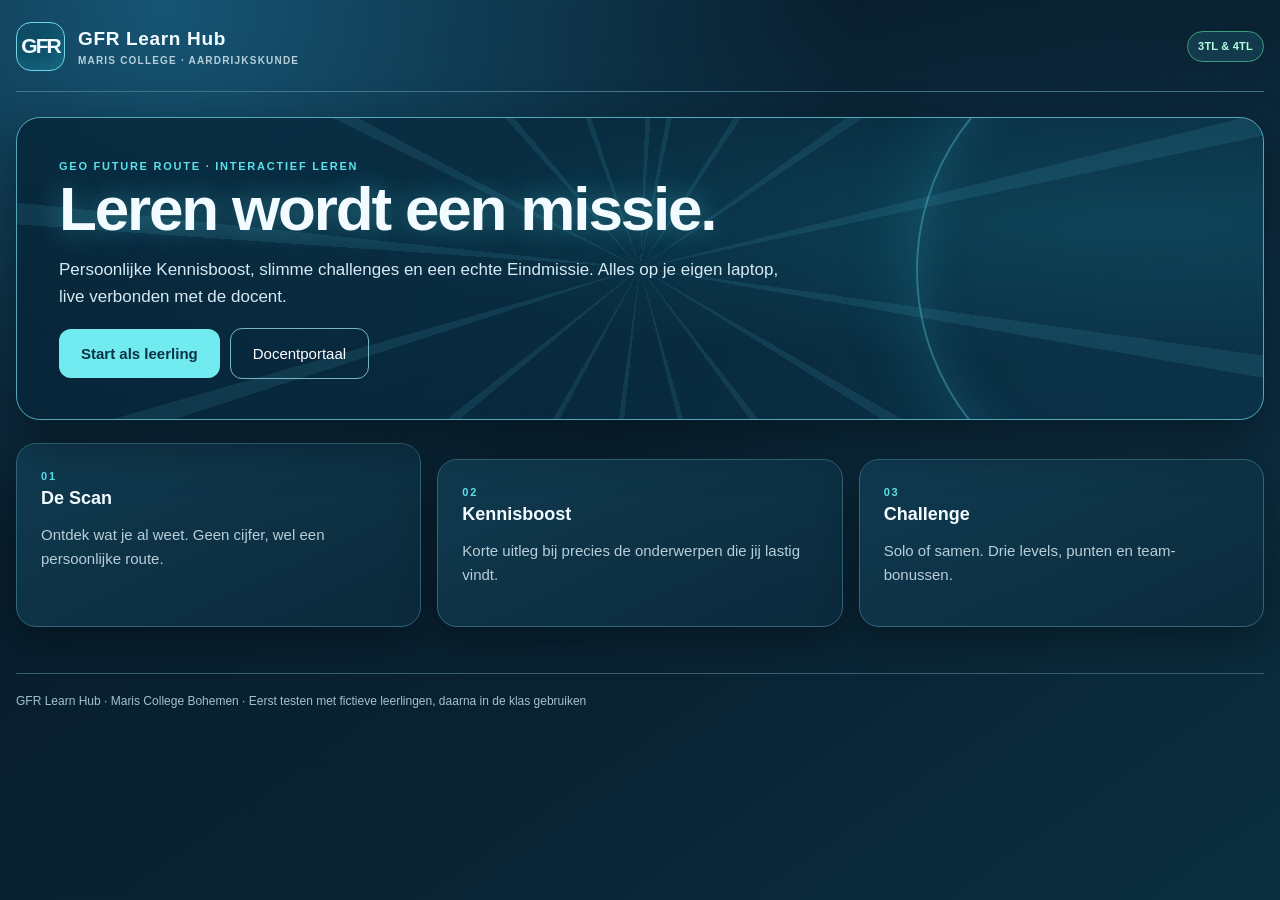
<file: gfr-learn-hub/index.html>
<!doctype html><html lang="nl"><head><meta charset="utf-8"><meta name="viewport" content="width=device-width,initial-scale=1"><meta name="theme-color" content="#071827"><title>GFR Learn Hub · Aardrijkskunde 3TL &amp; 4TL</title><link rel="stylesheet" href="assets/style.css"></head><body><main class="container"><header class="topbar"><a class="brand" href="index.html"><span class="logo">GFR</span><span class="brandtext"><b>GFR Learn Hub</b><small>MARIS COLLEGE · AARDRIJKSKUNDE</small></span></a><span class="pill green">3TL &amp; 4TL</span></header><section class="hero" style="margin-top:25px"><span class="eyebrow">Geo Future Route · interactief leren</span><h1 class="introTitle">Leren wordt een missie.</h1><p class="lead">Persoonlijke Kennisboost, slimme challenges en een echte Eindmissie. Alles op je eigen laptop, live verbonden met de docent.</p><div class="actions"><a class="button primary" style="text-decoration:none;background:#71ebf0;color:#0a3243;padding:13px 22px;border-radius:12px;font-weight:800" href="leerling.html">Start als leerling</a><a class="button" style="text-decoration:none;border:1px solid #76b4c7;color:#fff;padding:13px 22px;border-radius:12px" href="docent.html">Docentportaal</a></div></section><section class="grid" style="margin-top:23px"><article class="panel col4"><div class="eyebrow">01</div><h3>De Scan</h3><p class="muted">Ontdek wat je al weet. Geen cijfer, wel een persoonlijke route.</p></article><article class="panel col4"><div class="eyebrow">02</div><h3>Kennisboost</h3><p class="muted">Korte uitleg bij precies de onderwerpen die jij lastig vindt.</p></article><article class="panel col4"><div class="eyebrow">03</div><h3>Challenge</h3><p class="muted">Solo of samen. Drie levels, punten en team-bonussen.</p></article></section><footer class="footer">GFR Learn Hub · Maris College Bohemen · Eerst testen met fictieve leerlingen, daarna in de klas gebruiken</footer></main></body></html>
</file>
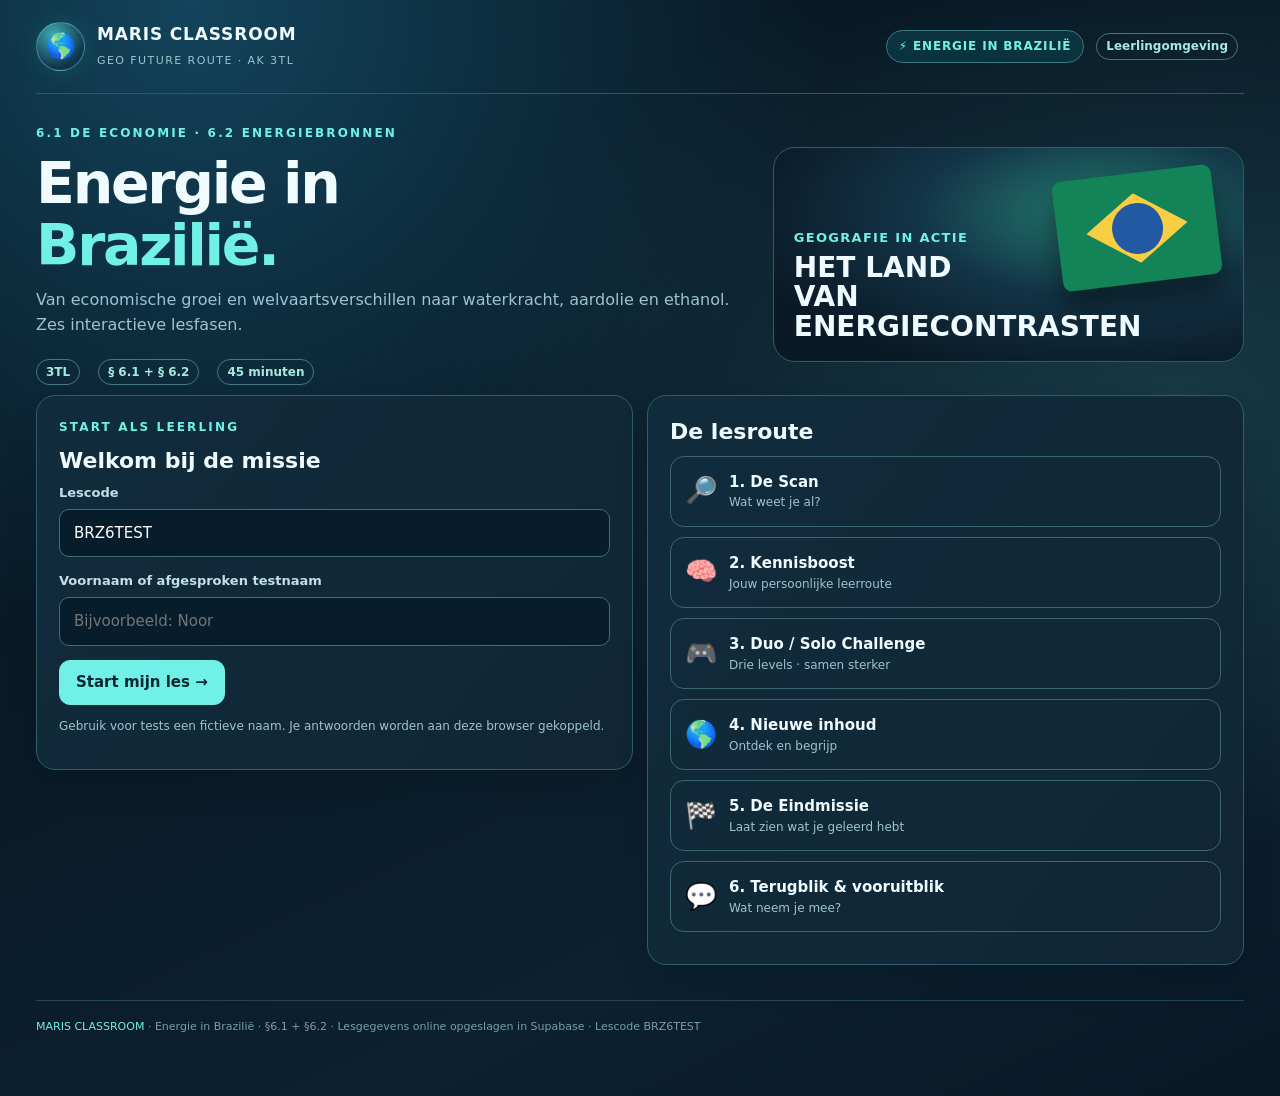
<file: energie-in-brazilie/les-61-62.html>
<!DOCTYPE html>
<html lang="nl"><head><meta charset="UTF-8"><meta name="viewport" content="width=device-width, initial-scale=1"><meta name="color-scheme" content="dark">
<title>Maris Classroom · Energie in Brazilië</title>
<style>
:root{--bg:#071522;--bg2:#0b2433;--panel:#102b3c;--panel2:#17394a;--line:#2c5867;--text:#effbff;--sub:#9ec4ce;--aqua:#70f0e7;--green:#8be7b0;--orange:#ffc47d;--pink:#ff9ca7}*{box-sizing:border-box}
html,body{margin:0;min-height:100%;color:var(--text);font:15px/1.52 "Segoe UI",system-ui,-apple-system,sans-serif;background:radial-gradient(ellipse at 15% 0,#13445b 0%,transparent 42%),radial-gradient(ellipse at 92% 36%,#173845 0%,transparent 45%),linear-gradient(155deg,#06131e,#0c2030 75%,#091827)}
button,input,textarea,select{font:inherit}button{cursor:pointer}button:focus-visible,input:focus-visible,textarea:focus-visible{outline:3px solid var(--aqua);outline-offset:2px}
a{color:var(--aqua)}.shell{max-width:1260px;margin:0 auto;padding:22px 26px 60px}.header{display:flex;align-items:center;justify-content:space-between;gap:20px;flex-wrap:wrap;border-bottom:1px solid var(--line);padding-bottom:22px}.brand{display:flex;align-items:center;gap:12px}.orb{width:49px;height:49px;border-radius:50%;display:grid;place-items:center;font-size:24px;border:1px solid #7ee8dc69;background:radial-gradient(circle at 35% 25%,#40aab5,#10344b 70%);box-shadow:0 0 25px #0df0d122}.brand strong{display:block;font-size:17px;letter-spacing:.05em}.brand small{color:var(--sub);font-size:11px;letter-spacing:.13em;text-transform:uppercase}.pill{display:inline-flex;align-items:center;gap:7px;color:var(--aqua);padding:6px 12px;border:1px solid #3b7a82;border-radius:50px;background:#0b333f;font-weight:750;font-size:12px;letter-spacing:.07em;text-transform:uppercase}.eyebrow{font-size:12px;font-weight:800;letter-spacing:.18em;color:var(--aqua);text-transform:uppercase;margin:0 0 11px}.title{font-family:"Segoe UI",system-ui,sans-serif;font-size:clamp(30px,4.5vw,57px);line-height:1.08;margin:0 0 12px;letter-spacing:-.04em}.subtitle{color:var(--sub);font-size:16px;max-width:780px;margin:0 0 22px}.hero{display:grid;grid-template-columns:1.2fr .8fr;align-items:center;gap:30px;padding:30px 0 10px}.hero-art{min-height:215px;position:relative;border:1px solid #2b5e66;border-radius:22px;overflow:hidden;background:radial-gradient(ellipse at 70% 30%,#247d72,#133447 40%,#0a1926 80%)}.flag{position:absolute;right:26px;top:25px;width:160px;height:110px;background:#138457;border-radius:9px;transform:rotate(-7deg);box-shadow:0 17px 30px #0007;display:grid;place-items:center}.flag:before{content:"";width:102px;height:70px;background:#f9ce43;clip-path:polygon(50% 0,100% 50%,50% 100%,0 50%);position:absolute}.flag:after{content:"";width:51px;height:51px;background:#2259a2;border-radius:50%;position:absolute}.hero-art .art-text{position:absolute;bottom:20px;left:20px;max-width:225px;font-size:28px;line-height:1.05;font-weight:900}.art-text span{display:block;color:var(--aqua);font-size:13px;letter-spacing:.1em;margin-bottom:8px}.panel,.card{background:linear-gradient(130deg,#102c3d,#102635);border:1px solid #305d6a;border-radius:19px;padding:22px;box-shadow:0 18px 32px #00000018}.card{padding:17px;border-radius:15px}.row{display:flex;align-items:center;gap:12px;flex-wrap:wrap}.between{justify-content:space-between}.grid{display:grid;grid-template-columns:repeat(2,minmax(0,1fr));gap:14px}.three{display:grid;grid-template-columns:repeat(3,minmax(0,1fr));gap:12px}.muted{color:var(--sub)}.small{font-size:12px}.btn{border:1px solid #3b7280;background:#173b4c;color:var(--text);border-radius:11px;padding:10px 16px;font-weight:750;display:inline-flex;align-items:center;gap:8px;justify-content:center;transition:background .16s,transform .12s}.btn:hover{background:#215367;transform:translateY(-1px)}.btn.primary{background:var(--aqua);border-color:var(--aqua);color:#082630}.btn.primary:hover{background:#b0fff2}.btn.gold{background:#a86b29;color:#fff0cb}.btn.ghost{background:transparent}.btn:disabled{opacity:.38;cursor:not-allowed;transform:none}.field{width:100%;background:#071d2c;color:white;border:1px solid #426b77;border-radius:10px;padding:12px 14px;margin:6px 0 14px}.label{display:block;color:#c4dfe7;font-size:13px;font-weight:700}.notice{border:1px solid #366878;background:#0d3948;color:#e5fdff;border-radius:12px;padding:12px 15px;margin:12px 0}.notice.error{border-color:#a96370;color:#ffdfe3;background:#432331}.tag{display:inline-block;padding:3px 9px;border-radius:50px;border:1px solid #497580;color:#a8e9df;font-size:12px;font-weight:700;margin-right:6px}.phase-list{display:grid;grid-template-columns:repeat(6,minmax(0,1fr));gap:7px;margin:17px 0 28px}.phase{border:1px solid #315264;border-radius:12px;padding:10px;background:#102638;color:#8eadbb;min-height:66px}.phase.active{background:#175165;border-color:var(--aqua);color:white}.phase.done{border-color:#287a72}.phase strong{display:block;font-size:12px}.phase small{display:block;font-size:10px;line-height:1.3}.section-title{font-size:22px;line-height:1.25;margin:0 0 8px}.answers{display:grid;gap:10px;margin-top:15px}.answer{background:#0c2e3f;border:1px solid #416f7e;border-radius:13px;padding:15px;text-align:left;color:#f2fcff;display:flex;align-items:flex-start;gap:12px;min-height:54px}.answer:hover{background:#164559}.letter{display:grid;place-items:center;flex:none;border-radius:7px;background:#205a67;color:#b7fff5;font-weight:900;width:27px;height:27px}.answer.chosen{border-color:var(--aqua);background:#175466}.answer:disabled{cursor:default;opacity:.82}.answer.correct{border-color:#5cbf92}.answer.wrong{border-color:#cf8485}.lessonbox{border:1px solid #36616b;padding:18px;border-radius:14px;background:#0a2534;margin:12px 0}.lessonbox p:last-child{margin-bottom:0}.progress{height:8px;border-radius:50px;background:#254354;overflow:hidden;margin:9px 0 17px}.progress i{display:block;height:100%;background:linear-gradient(90deg,#35a8c0,#81efdc)}.metric strong{display:block;font-size:31px;line-height:1.2}.metric small{color:var(--sub)}.tablewrap{overflow-x:auto}table{width:100%;border-collapse:collapse}th,td{border-bottom:1px solid #2c5160;text-align:left;padding:10px;font-size:13px}th{color:#8dc4d1}.score{font-size:28px;font-weight:900;color:var(--aqua)}.separator{border:0;border-top:1px solid #2b5260;margin:20px 0}.choice{padding:12px;border:1px solid #416c77;border-radius:12px;margin:8px 0}.choice input{margin-right:8px}.visual{padding:18px;border:1px solid #2f626e;border-radius:17px;background:linear-gradient(145deg,#103947,#092a37);margin:14px 0}.stat-bars{display:grid;gap:8px}.bar{display:grid;grid-template-columns:125px 1fr 50px;align-items:center;gap:10px;font-size:12px}.track{height:13px;background:#1a4b55;border-radius:4px;overflow:hidden}.track b{display:block;height:100%;background:linear-gradient(90deg,#58c7e0,#91f1cc)}.highlight{background:#143f46;padding:13px;border-left:4px solid var(--aqua);border-radius:8px}.waiting{padding:17px;border:1px dashed #4c9c9f;border-radius:14px;background:#0c3542}.fullscreen{position:fixed;inset:0;z-index:300;background:#06121df5;display:flex;flex-direction:column;padding:26px;overflow:auto}.fullscreen img{max-width:100%;max-height:80vh;object-fit:contain;margin:auto}.bookimage{width:100%;max-height:70vh;object-fit:contain}.bookpreview{background:linear-gradient(160deg,#faf9f1,#e8f0e8);color:#1c3c35;max-width:1120px;margin:auto;padding:32px;border-radius:10px;box-shadow:0 18px 45px #0005}.bookpreview h1{font-size:35px;color:#25754b;margin:4px 0 18px}.bookpreview h2{color:#4c884d}.bookpreview .spread{display:grid;grid-template-columns:1fr 1fr;gap:28px}.bookpreview p{font-size:16px;line-height:1.55}.bookpreview .book-data{background:#e4eee3;padding:16px;border-radius:10px;margin:12px 0}.top-actions{display:flex;gap:8px;justify-content:flex-end;flex-wrap:wrap}.stagebar{display:flex;justify-content:space-between;align-items:center;gap:12px;flex-wrap:wrap;margin:12px 0 18px}.hidden{display:none!important}.overlay{position:fixed;inset:0;background:#020a0ee5;display:grid;place-items:center;z-index:999;padding:18px}.overlay .panel{max-width:660px;width:100%}.foot{color:#789eac;font-size:11px;margin-top:35px;border-top:1px solid #244657;padding-top:18px}.intro{min-height:68vh;display:grid;place-items:center;text-align:center}.intro .title{font-size:clamp(44px,6vw,88px)}.intro .pill{margin-bottom:22px}.flash{color:var(--green)}.warning{color:var(--orange)}.badge-ring{width:55px;height:55px;border-radius:50%;background:#155566;border:1px solid #72ded9;display:grid;place-items:center;font-size:22px;font-weight:900}select{background:#071e2e;color:#e9faff;border:1px solid #416d77;border-radius:9px;padding:10px}.mini-card{display:flex;align-items:center;gap:12px;border:1px solid #3c6670;border-radius:14px;padding:14px;margin:10px 0}.mini-card>span{font-size:26px}.timer{font-variant-numeric:tabular-nums;font-size:32px;font-weight:900}.cols-3{display:grid;grid-template-columns:1.5fr .85fr;gap:15px}.bookhint{font-size:13px;color:#aeccd4}.navlink{color:#c3dfea;text-decoration:none;border-bottom:1px solid #4f9b9f}.mode-switch{color:var(--sub);font-size:12px}.foot em{font-style:normal;color:var(--aqua)}
@media(max-width:850px){.hero,.cols-3{grid-template-columns:1fr}.phase-list{grid-template-columns:repeat(3,minmax(0,1fr))}.three{grid-template-columns:1fr}.grid{grid-template-columns:1fr}.bookpreview .spread{grid-template-columns:1fr}.shell{padding:14px 14px 60px}}@media(max-width:500px){.phase-list{grid-template-columns:repeat(2,minmax(0,1fr))}.bar{grid-template-columns:80px 1fr 38px}.title{font-size:34px}.hero-art{min-height:170px}.flag{right:12px;top:14px;transform:scale(.8) rotate(-7deg);transform-origin:top right}}
</style></head><body><div id="page"><div class="shell"><div class="panel"><h1>⚡ Maris Classroom</h1><p>Energie in Brazilië – de les wordt geopend…</p><p>Als dit scherm blijft staan, controleer dan je internetverbinding en vernieuw met Ctrl+F5.</p></div></div></div>
<script>
(function(){
"use strict";
var SUPA="https://lcixyqpuzvpfyrxyctxc.supabase.co";
var KEY="sb_publishable_idWdSnjZWZbV2etfvlXbhw_eJPaJ5mx";
var PHASES=["De Scan","Kennisboost","Duo / Solo Challenge","Nieuwe inhoud","De Eindmissie","Terugblik & vooruitblik"];
var SUBS=["Wat weet je al?","Jouw persoonlijke leerroute","Drie levels · samen sterker","Ontdek en begrijp","Laat zien wat je geleerd hebt","Wat neem je mee?"];
var TOPICS={
economie:{title:"Opkomende economie & welvaart",intro:"Brazilië maakte een periode van snelle economische groei door. Meer industrie, landbouwexport en diensten leveren inkomen en banen op. Als de bevolking welvarender wordt, groeit meestal ook de vraag naar energie.",tip:"Een opkomende economie is een land waarvan de economie zich snel ontwikkelt. Dat wil niet zeggen dat iedereen rijk is."},
ongelijkheid:{title:"Ongelijkheid en verstedelijking",intro:"De welvaart in Brazilië is ongelijk verdeeld. Grote verschillen tussen rijk en arm zijn zichtbaar, soms zelfs binnen dezelfde stad. Mensen trekken voor werk, onderwijs en voorzieningen van het platteland naar steden.",tip:"Economische groei betekent niet automatisch dat alle inwoners er evenveel van profiteren."},
crisis:{title:"Economische crisis en corruptie",intro:"Een economie kan na jaren groei terugvallen. Rond 2014 raakte Brazilië in een economische crisis. Dalende vraag, werkloosheid en corruptieschandalen verergerden de problemen.",tip:"Een corruptieschandaal heeft te maken met misbruik van macht of geld, bijvoorbeeld om opdrachten te krijgen."},
energiemix:{title:"Energievraag en energiemix",intro:"Een energiemix laat zien uit welke verschillende energiebronnen een land zijn energie haalt. Door economische groei en stijgende welvaart gaan bedrijven, verkeer en huishoudens meer energie gebruiken. De mix van het totale energieverbruik is niet hetzelfde als de mix voor alleen elektriciteit.",tip:"In de boekbron (2016) was aardolie een grote bron van totale energie; bij elektriciteitsproductie (2015) was waterkracht juist veel groter."},
waterkracht:{title:"Waterkracht en de Itaipudam",intro:"Brazilië gebruikt veel waterkracht om elektriciteit op te wekken. Stromend water drijft een turbine aan. De Itaipudam is een groot voorbeeld. Voordeel: relatief weinig directe CO₂-uitstoot. Nadelen: natuur en bewoners kunnen worden geraakt, en bij droogte is er minder water beschikbaar.",tip:"Een waterkrachtcentrale levert stroom, geen brandstof voor alle auto's en vliegtuigen. Waterkracht is daarom bij de elektriciteitsmix belangrijker dan bij de totale energiemix."},
biobrandstof:{title:"Suikerriet en ethanol",intro:"Brazilië verbouwt suikerriet. Daarvan wordt onder andere ethanol gemaakt: een biobrandstof die met benzine kan worden gemengd of in geschikte voertuigen kan worden gebruikt. De teelt vraagt wel land en water.",tip:"Ethanol is een brandstof uit biomassa. Hernieuwbaar betekent niet automatisch zonder milieueffecten."}
};
function Q(id,topic,text,answers,correct,explain,extra){return {id:id,topic:topic,text:text,answers:answers,correct:correct,explain:explain||"",extra:extra||""}}
var SCAN=[
Q("s1","economie","Waarom noemen we Brazilië een opkomende economie?",["Het land heeft helemaal geen industrie.","Er zijn uitsluitend landbouwbanen.","De economie groeide sterk door industrie, landbouw en diensten.","Alle inwoners verdienen ongeveer evenveel."],2,"Brazilië groeide door een combinatie van export, industrie en nieuwe diensten."),
Q("s2","ongelijkheid","Wat laat het beeld met een arme wijk naast luxe gebouwen zien?",["Welvaart is in Brazilië ongelijk verdeeld.","Iedereen profiteert evenveel van economische groei.","Brazilië heeft geen grote steden.","In Brazilië woont bijna niemand in armoede."],0,"Rijke en arme buurten kunnen pal naast elkaar liggen."),
Q("s3","economie","Wat gebeurt meestal met de energievraag wanneer welvaart en industrie groeien?",["Die verdwijnt bijna volledig.","Die neemt toe.","Die wordt altijd gelijk aan nul.","Die daalt automatisch door meer steden."],1,"Huishoudens, transport en bedrijven gebruiken doorgaans meer energie."),
Q("s4","crisis","Welk verschijnsel speelde mee bij de economische problemen van Brazilië vanaf ongeveer 2014?",["Stijgende export zonder problemen.","Een economie die uitsluitend uit toerisme bestaat.","Het verdwijnen van alle steden.","Een economische terugval met werkloosheid en corruptieschandalen."],3,"De bron beschrijft een crisis en corruptieschandalen, onder meer Lava Jato."),
Q("s5","energiemix","Wat betekent het begrip energiemix?",["Een plaats waar olie wordt opgepompt.","Het totaal aantal inwoners van een land.","De verdeling van gebruikte energiebronnen.","Alleen de hoeveelheid elektriciteit uit zon."],2,"De energiemix geeft het aandeel van verschillende energiebronnen."),
Q("s6","waterkracht","Welke bron zorgde volgens de boekgrafiek uit 2015 voor het grootste deel van de Braziliaanse elektriciteit?",["Waterkracht.","Steenkool.","Aardolie.","Kernenergie."],0,"Volgens deze historische boekgrafiek kwam ongeveer 72% van de elektriciteit uit waterkracht."),
Q("s7","biobrandstof","Uit welk landbouwgewas maakt Brazilië veel ethanol?",["Aardappelen.","Suikerriet.","Katoen.","Rijst."],1,"Suikerriet bevat suikers die kunnen worden omgezet in ethanol."),
Q("s8","energiemix","Waarom heeft Brazilië naast eigen energiebronnen ook te maken met import en internationale energiemarkten?",["Omdat het geen rivieren heeft.","Omdat alle inwoners dezelfde hoeveelheid energie gebruiken.","Omdat alle olie direct uit bossen komt.","Omdat vraag, productie en wereldmarktprijzen niet altijd op elkaar aansluiten."],3,"Brazilië is onderdeel van de internationale energiemarkt, ook als het zelf energie produceert.")
];
var BOOST=[
Q("b_economie_1","economie","Welke ontwikkeling hoort bij een groeiende economie?",["Minder handel en minder productie.","Meer industrie, werkgelegenheid en diensten.","Het verdwijnen van alle voorzieningen.","Minder mogelijkheden voor bedrijven."],1,"Industrie, handel en diensten kunnen de economische groei stimuleren."),
Q("b_economie_2","economie","Welk verband verklaart een hogere energievraag?",["Meer inkomen zorgt altijd voor minder verkeer.","Meer industrie betekent dat fabrieken geen stroom nodig hebben.","Meer productie en gebruik van apparaten vragen extra energie.","Economische groei heeft nooit invloed op energie."],2,"Meer productie en consumptie betekenen meestal meer energiegebruik."),
Q("b_ongelijkheid_1","ongelijkheid","Wat bedoelen we met sociale ongelijkheid?",["Verschillen in inkomen, kansen en leefomstandigheden.","Een land met heel veel bossen.","Het aantal auto's per inwoner.","Een verandering in het weer."],0,"Sociale ongelijkheid gaat over verschillen tussen bevolkingsgroepen."),
Q("b_ongelijkheid_2","ongelijkheid","Waarom trekken mensen naar grote steden?",["Omdat grote steden geen banen hebben.","Omdat het platteland overal te duur is.","Omdat alle landbouw verboden is.","Omdat ze er vaak meer werk, onderwijs of voorzieningen verwachten."],3,"Werk en voorzieningen trekken inwoners aan."),
Q("b_crisis_1","crisis","Wat kan een gevolg zijn van een economische crisis?",["Altijd meer banen.","Altijd hogere lonen voor iedereen.","Meer werkloosheid en minder investeringen.","Geen veranderingen in de economie."],2,"In een crisis investeren bedrijven vaak minder en neemt werkloosheid toe."),
Q("b_crisis_2","crisis","Waarom is corruptie schadelijk voor de economie?",["Het betekent dat de temperatuur stijgt.","Geld en opdrachten komen niet eerlijk terecht.","Het zorgt altijd voor gelijke inkomens.","Het maakt prijzen altijd lager."],1,"Corruptie kan vertrouwen en eerlijke concurrentie ondermijnen."),
Q("b_energiemix_1","energiemix","Wat is het verschil tussen primaire energie en elektriciteit?",["Er bestaat geen verschil.","Primaire energie is altijd duurzaam.","Elektriciteit wordt uitsluitend met olie gemaakt.","Primaire energie omvat alle bronnen; elektriciteit is één vorm van energiegebruik."],3,"Niet alle energie wordt in elektriciteit omgezet; transport en industrie gebruiken ook brandstoffen."),
Q("b_energiemix_2","energiemix","Welke energiebron heeft in de boekgrafiek 2016 een groot aandeel in het totale Braziliaanse energieverbruik?",["Aardolie.","Alleen kernenergie.","Alleen windenergie.","Zeezout."],0,"De historische grafiek laat aardolie als grote primaire energiebron zien."),
Q("b_waterkracht_1","waterkracht","Hoe levert stromend water elektriciteit?",["Het brandt als een gas.","Het laat een turbine draaien die een generator aandrijft.","Het verandert zonder machine in olie.","Het wekt stroom op door verdamping alleen."],1,"Turbine en generator zetten bewegingsenergie om in elektriciteit."),
Q("b_waterkracht_2","waterkracht","Wat is een risico van grote afhankelijkheid van waterkracht?",["Te veel zon maakt alle turbines kapot.","Rivieren stromen altijd met dezelfde snelheid.","Droogte kan de elektriciteitsproductie beperken.","Waterkracht vereist altijd uranium."],2,"Bij een laag waterpeil is soms minder elektriciteit beschikbaar."),
Q("b_biobrandstof_1","biobrandstof","Waarvan kan Braziliaanse ethanol worden gemaakt?",["Suikerriet.","Steenkool.","Uranium.","Zeezout."],0,"Ethanol uit suikerriet is biobrandstof."),
Q("b_biobrandstof_2","biobrandstof","Wat is een aandachtspunt van grootschalige teelt voor biobrandstof?",["Biobrandstoffen hebben nooit grond nodig.","Ze maken landbouw altijd overbodig.","Ze vragen helemaal geen water.","Land- en watergebruik kunnen ten koste gaan van andere functies."],3,"Bij de beoordeling van biobrandstoffen telt ook het landgebruik.")
];
var GAME=[
Q("c1","economie","LEVEL 1 · Wat is een waarschijnlijk gevolg van meer koopkracht in Brazilië?",["Alle energiecentrales worden gesloten.","Meer vraag naar apparaten, vervoer en dus energie.","Minder producten worden gekocht.","De industrie verdwijnt automatisch."],1,"Groei van koopkracht leidt vaak tot extra energiegebruik.","100 punten"),
Q("c2","ongelijkheid","LEVEL 1 · Welke conclusie over de Braziliaanse economie klopt?",["Iedereen heeft dezelfde welvaart.","Armoede bestaat niet meer.","Steden groeien nooit.","Economische groei kan samengaan met grote inkomensverschillen."],3,"De economie kan groeien terwijl niet iedereen evenveel profiteert.","100 punten"),
Q("c3","energiemix","LEVEL 1 · Wat beschrijft een energiemix?",["Het aandeel van verschillende energiebronnen.","De leeftijd van de bevolking.","Het gemiddelde aantal auto's.","Alleen het watergebruik."],0,"Een mix bestaat uit meerdere energiebronnen.","100 punten"),
Q("c4","waterkracht","LEVEL 2 · Waarom is een stuwdam niet altijd een probleemloze energieoplossing?",["Omdat waterkracht alleen in woestijnen werkt.","Omdat ze altijd evenveel water hebben.","Omdat leefgebieden overstromen en droogte de productie kan drukken.","Omdat waterkracht altijd veel CO₂ bij de turbine uitstoot."],2,"De ruimte, ecologie en kwetsbaarheid bij droogte spelen mee.","200 punten"),
Q("c5","biobrandstof","LEVEL 2 · Een land vervangt benzine deels door ethanol uit suikerriet. Welke afweging past daarbij?",["Ethanol hoeft niet te worden geproduceerd.","Het kan fossiele brandstoffen deels vervangen, maar vraagt landbouwgrond.","Het heeft geen enkele invloed op landgebruik.","Het is hetzelfde als uranium."],1,"Je moet voordelen én nadelen afwegen.","200 punten"),
Q("c6","crisis","LEVEL 2 · Welke combinatie kan een economische crisis versterken?",["Hogere export en meer investeringen.","Meer banen zonder productie.","Geen afhankelijkheid van handel.","Corruptieschandalen, minder investeringen en oplopende werkloosheid."],3,"De problemen kunnen elkaar versterken.","200 punten"),
Q("c7","waterkracht","LEVEL 3 · Het wordt jaren droger in delen van Brazilië. Wat is een logisch risico als veel stroom uit waterkracht komt?",["Een tekort aan waterkrachtstroom, waardoor aanvullende bronnen nodig worden.","Meer water achter elke stuwdam.","Geen gevolgen voor de elektriciteit.","De automatische verdwijning van alle brandstoffen."],0,"Afwisseling van bronnen maakt de stroomvoorziening minder kwetsbaar.","300 punten"),
Q("c8","energiemix","LEVEL 3 · De boekgrafiek toont 37% aardolie van het totale energieverbruik en 72% waterkracht van de elektriciteitsproductie. Hoe kan dat?",["Een van de grafieken moet per definitie fout zijn.","Aardolie en waterkracht zijn hetzelfde.","De grafieken meten verschillende dingen: alle energie tegenover alleen elektriciteit.","Elektriciteit telt nooit mee in de energiemix."],2,"De noemer verschilt. Dat is een belangrijke aardrijkskundige bronvaardigheid.","300 punten"),
Q("c9","economie","LEVEL 3 · Brazilië heeft groeiende industrie en wil minder afhankelijk worden van één energiebron. Wat is de beste strategie?",["Alleen maar meer van dezelfde bron bouwen.","Meerdere energiebronnen combineren en rekening houden met kosten, milieu en betrouwbaarheid.","Geen elektriciteitsnet meer gebruiken.","Energieverbruik niet meten."],1,"Een gevarieerde energiemix kan risico's spreiden.","300 punten")
];
var NEW=[
Q("n1","energiemix","Waarom kun je uit een grafiek over elektriciteitsopwekking niet direct afleiden welke bron de totale energiemix domineert?",["Omdat de jaartallen altijd gelijk zijn.","Omdat elektriciteit nooit door waterkracht wordt gemaakt.","Omdat totale energie ook transport en andere brandstoffen bevat.","Omdat elektriciteit geen vorm van energie is."],2,"Denk aan brandstoffen voor vervoer, verwarming en industrie."),
Q("n2","waterkracht","Wat toont een vergelijking van een waterkrachtcentrale in een nat en een droog jaar?",["De productie kan afhangen van de beschikbaarheid van water.","De hoeveelheid water maakt geen verschil.","Een dam werkt alleen op zee.","Een dam heeft geen invloed op de omgeving."],0,"Een energiekeuze hangt ook af van klimaat en natuurlijke omstandigheden."),
Q("n3","crisis","Wat maakt de economische groei in Brazilië kwetsbaar?",["Als iedereen in de stad woont, stopt handel.","Als er veel rivieren zijn, verdwijnt de industrie.","Als geen enkel product wordt uitgevoerd, is er altijd groei.","Schommelingen in wereldhandel, grondstofprijzen en vertrouwen."],3,"Afhankelijkheid van internationale markten kan risico's veroorzaken.")
];
var FINAL=[
Q("f1","economie","Waarom kan een opkomende economie steeds meer energie nodig hebben?",["Omdat elektriciteit niet wordt gebruikt.","Omdat industrie, transport en huishoudens meer produceren en consumeren.","Omdat de bevolking per definitie kleiner wordt.","Omdat alle goederen gratis worden."],1,"Koppel economische ontwikkeling aan energiegebruik."),
Q("f2","energiemix","Wat is de beste conclusie als waterkracht 72% van de elektriciteit levert, maar aardolie groot blijft in de totale energiemix?",["De percentages moeten opgeteld worden tot 172%.","Er wordt geen benzine gebruikt.","De bronnen horen bij verschillende totalen en vormen van energiegebruik.","Aardolie wordt met turbines uit water gemaakt."],2,"Dit is broninterpretatie: kijk altijd wat een grafiek precies meet."),
Q("f3","waterkracht","Waarom kan waterkracht in Brazilië kwetsbaar zijn bij droogte?",["Het waterpeil kan dalen, zodat turbines minder stroom opwekken.","Het water verandert in uranium.","Er ontstaat automatisch meer water.","Een dam heeft niets met water te maken."],0,"Minder stromend water kan minder productie betekenen."),
Q("f4","biobrandstof","Wat hoort bij een goede beoordeling van suikerriet-ethanol?",["Alleen de prijs van elektriciteit.","De hoeveelheid uranium.","Alleen het aantal inwoners.","Zowel fossiele brandstofbesparing als land- en watergebruik."],3,"Weeg ecologische en economische gevolgen samen."),
Q("f5","ongelijkheid","Leg in je eigen woorden uit waarom economische groei niet automatisch betekent dat alle Brazilianen welvarender worden.",[],null,"Denk aan verdeling van inkomen, banen en kansen."),
Q("f6","energiemix","Leg uit waarom de energiemix van Brazilië verschilt tussen het totale energieverbruik en alleen elektriciteitsopwekking. Gebruik waterkracht en aardolie in je uitleg.",[],null,"Let op transportbrandstoffen tegenover opgewekte elektriciteit.")
];
var sess=null,D=null,CODE=(new URLSearchParams(location.search).get("code")||"BRZ6TEST").toUpperCase(),view=location.hash==="#docent"?"docent":location.hash==="#digibord"?"digibord":"leerling",position=0,lastPhase=null,flash=null,busy=false,lastError="",boardImage="",bookOpen=false,opening=true,seconds=300,timer=null,timerOn=false,connected=false,modeNotes="De gegevens uit het boek zijn historische bronnen: 2015–2017.",pendingAutosave=false;
var ls=window.localStorage,ROOT=document.getElementById("page");
function esc(s){return String(s==null?"":s).replace(/[&<>"']/g,function(c){return {"&":"&amp;","<":"&lt;",">":"&gt;",'"':"&quot;","'":"&#39;"}[c]})}
function urlFor(v,code){return location.origin+location.pathname+"?code="+encodeURIComponent(code||CODE)+(v==="leerling"?"":"#"+v)}
function msg(t,bad){lastError=t;var n=document.getElementById("message");if(n){n.innerText=t;n.className="notice"+(bad?" error":"")}}
function authSave(obj){sess={access_token:obj.access_token,refresh_token:obj.refresh_token,expires_at:Date.now()+Math.max(60,obj.expires_in||3600)*1000};ls.setItem("maris_ak_auth",JSON.stringify(sess))}
function authLoad(){try{sess=JSON.parse(ls.getItem("maris_ak_auth")||"null")}catch(e){sess=null}}
async function apiFetch(path,body,token){var headers={"apikey":KEY,"Content-Type":"application/json","Accept":"application/json"};if(token&&token!==KEY)headers.Authorization="Bearer "+token;var resp=await fetch(SUPA+path,{method:"POST",headers:headers,body:JSON.stringify(body||{})});var txt=await resp.text(),obj;try{obj=JSON.parse(txt)}catch(e){obj={message:txt||"Onbekende serverfout"}}if(!resp.ok)throw Error(obj.msg||obj.error_description||obj.message||obj.error||"Verbindingsfout "+resp.status);return obj}
async function fresh(){if(!sess)return false;if(Date.now()<sess.expires_at-50000)return true;if(!sess.refresh_token){sess=null;return false}try{var x=await apiFetch("/auth/v1/token?grant_type=refresh_token",{refresh_token:sess.refresh_token},KEY);authSave(x);return true}catch(e){sess=null;ls.removeItem("maris_ak_auth");return false}}
async function rpc(method,body){if(!(await fresh()))throw Error("Sessie verlopen. Meld je opnieuw aan.");return apiFetch("/rest/v1/rpc/"+method,body,sess.access_token)}
function resetIdentity(){sess=null;D=null;ls.removeItem("maris_ak_auth");render()}
async function enterStudent(name){busy=true;msg("Verbinden…");try{if(!sess){var x=await apiFetch("/auth/v1/signup",{data:{}},KEY);if(!x.access_token)throw Error("Anoniem aanmelden is niet ingeschakeld in Supabase.");authSave(x)}await rpc("ak_join",{p_code:CODE,p_name:name});busy=false;await refresh(true)}catch(e){busy=false;msg("Aanmelden mislukt: "+e.message,true)}}
async function enterTeacher(email,password){busy=true;msg("Docentaccount controleren…");try{var x=await apiFetch("/auth/v1/token?grant_type=password",{email:email,password:password},KEY);authSave(x);busy=false;await refresh(true)}catch(e){busy=false;msg("Inloggen mislukt: "+e.message,true)}}
async function refresh(force){if(busy&&!force)return;if(!sess){if(force)render();return}try{var next=await rpc("ak_get",{p_code:CODE});if((view==="docent"||view==="digibord")&&!next.isTeacher){D=null;msg("Dit account heeft geen docenttoegang.",true);render();return}if(view==="leerling"&&!next.myId){D=null;if(force)render();return}var previous=lastPhase;var editing=!force&&previous===next.phase&&document.activeElement&&/^(TEXTAREA|INPUT|SELECT)$/.test(document.activeElement.tagName);D=next;connected=true;lastPhase=D.phase;if(previous!==null&&previous!==D.phase){position=0;flash=null;if(view==="digibord"&&D.phase!==0)opening=false}if((force||!busy)&&!editing)render()}catch(e){connected=false;if(force||!D){D=null;render()}msg("Verbinding: "+e.message,true)}}
function currentBank(){if(!D)return[];if(D.phase===0)return SCAN;if(D.phase===1){var a=boostTopics();return BOOST.filter(function(q){return a.includes(q.topic)})}if(D.phase===2)return GAME;if(D.phase===3)return NEW;if(D.phase===4)return FINAL;return[]}
function boostTopics(){var missed={},order=[];SCAN.forEach(function(q){if(D.answers[q.id]&&D.answers[q.id].correct===false){missed[q.topic]=(missed[q.topic]||0)+1}});order=Object.keys(missed).sort(function(a,b){return missed[b]-missed[a]});if(!order.length)order=["energiemix","waterkracht"];if(order.length<2)order.push(order[0]==="energiemix"?"economie":"energiemix");return order.slice(0,3)}
function scanTopics(){var counts={};SCAN.forEach(function(q){counts[q.topic]=counts[q.topic]||{good:0,total:0};if(D.answers[q.id]){counts[q.topic].total++;if(D.answers[q.id].correct===true)counts[q.topic].good++}});return counts}
function top(){return '<div class="shell"><header class="header"><div class="brand"><div class="orb">🌎</div><div><strong>MARIS CLASSROOM</strong><small>GEO FUTURE ROUTE · AK 3TL</small></div></div><div class="row"><span class="pill">⚡ ENERGIE IN BRAZILIË</span><span class="tag">'+esc(view==="docent"?"Docentportaal":view==="digibord"?"Digibord":"Leerlingomgeving")+'</span></div></header>'}
function foot(){return '<footer class="foot"><em>MARIS CLASSROOM</em> · Energie in Brazilië · §6.1 + §6.2 · Lesgegevens online opgeslagen in Supabase · Lescode '+esc(CODE)+'</footer></div><div id="pop"></div>'}
function base(inner){ROOT.innerHTML=top()+'<main>'+inner+'</main>'+foot()+(lastError?'<div id="message" class="notice'+(lastError.includes("mislukt")||lastError.includes("Verbinding:")?" error":"")+'">'+esc(lastError)+'</div>':'<div id="message" class="hidden"></div>');bind()}
function login(){var intro='<section class="hero"><div><p class="eyebrow">6.1 DE ECONOMIE · 6.2 ENERGIEBRONNEN</p><h1 class="title">Energie in<br><span style="color:var(--aqua)">Brazilië.</span></h1><p class="subtitle">Van economische groei en welvaartsverschillen naar waterkracht, aardolie en ethanol. Zes interactieve lesfasen.</p><div class="row"><span class="tag">3TL</span><span class="tag">§ 6.1 + § 6.2</span><span class="tag">45 minuten</span></div></div><div class="hero-art"><div class="flag"></div><div class="art-text"><span>GEOGRAFIE IN ACTIE</span>HET LAND VAN ENERGIECONTRASTEN</div></div></section>';
var form=view==="leerling"?'<div class="panel"><p class="eyebrow">START ALS LEERLING</p><h2 class="section-title">Welkom bij de missie</h2><form id="studentJoin"><label class="label">Lescode</label><input class="field" id="theCode" value="'+esc(CODE)+'" maxlength="15" required><label class="label">Voornaam of afgesproken testnaam</label><input class="field" id="studentName" placeholder="Bijvoorbeeld: Noor" maxlength="40" required><button class="btn primary" type="submit">Start mijn les →</button></form><p class="muted small">Gebruik voor tests een fictieve naam. Je antwoorden worden aan deze browser gekoppeld.</p></div>':'<div class="panel"><p class="eyebrow">'+(view==="digibord"?"DIGIBORD":"DOCENTPORTAAL")+'</p><h2 class="section-title">Log in als docent</h2><form id="teacherJoin"><label class="label">E-mailadres</label><input class="field" type="email" id="teacherEmail" value="bom@mariscollege.nl" required><label class="label">Wachtwoord</label><input class="field" type="password" id="teacherPass" required><button class="btn primary" type="submit">Open mijn '+(view==="digibord"?"digibord":"dashboard")+' →</button></form><p class="muted small">Docenttoegang vereist een account dat in Supabase als docent is geregistreerd.</p></div>';
return intro+'<div class="grid"><div>'+form+'</div><div class="panel"><h2 class="section-title">De lesroute</h2>'+PHASES.map(function(p,i){return '<div class="mini-card"><span>'+["🔎","🧠","🎮","🌎","🏁","💬"][i]+'</span><div><strong>'+(i+1)+'. '+p+'</strong><div class="muted small">'+SUBS[i]+'</div></div></div>'}).join("")+'</div></div>'}
function phasebar(){return '<div class="phase-list">'+PHASES.map(function(p,i){return '<div class="phase '+(D.phase===i?"active":D.phase>i?"done":"")+'"><strong>'+(i+1)+'. '+p+'</strong><small>'+SUBS[i]+'</small></div>'}).join("")+'</div>'}
function visualMix(){return '<div class="visual"><p class="eyebrow">BRON · BOEKGEGEVENS 2015–2016</p><h3>Totale energie ≠ alleen elektriciteit</h3><div class="grid"><div><h4>Primair energieverbruik · 2016</h4>'+bars([["Aardolie",37.3],["Suikerriet",16.9],["Aardgas",13.7],["Waterkracht",11.3],["Hout",8.2]])+'</div><div><h4>Elektriciteitsproductie · 2015</h4>'+bars([["Waterkracht",72],["Aardgas",11],["Overige bronnen",17]])+'</div></div><p class="muted small">De grafieken hebben verschillende totalen en jaartallen. De percentages zijn historische cijfers uit het aangeleverde lesboek, geen cijfers van vandaag.</p></div>'}
function bars(rows){return '<div class="stat-bars">'+rows.map(function(r){return '<div class="bar"><b>'+esc(r[0])+'</b><div class="track"><b style="width:'+r[1]+'%"></b></div><strong>'+r[1]+'%</strong></div>'}).join("")+'</div>'}
function waiting(){return '<div class="waiting"><p class="eyebrow">KLAAR? WACHTUITDAGING</p><strong>Welke keuze zou jij Brazilië adviseren?</strong><p class="muted">Kies één extra energiebron, noem een voordeel én een risico. Kun je je antwoord met een begrip uit deze les onderbouwen?</p></div>'}
function studentUI(){var intro='<section class="hero"><div><p class="eyebrow">LIVE · '+esc(D.title)+'</p><h1 class="title">Jouw energie-<span style="color:var(--aqua)">missie.</span></h1><p class="subtitle">Jij leert op maat. Je docent bepaalt wanneer de volgende ronde begint.</p><div class="row"><span class="pill">Lescode '+esc(CODE)+'</span><span class="tag">'+(D.mode==="duo"?"Duo Challenge":"Solo Challenge")+'</span></div></div><div class="hero-art"><div class="flag"></div><div class="art-text"><span>JOUW LEERROUTE</span>BRAZILIË</div></div></section>';
var head=phasebar()+'<div class="stagebar"><div><p class="eyebrow">FASE '+(D.phase+1)+' VAN 6</p><h2 class="section-title">'+PHASES[D.phase]+'</h2><p class="muted" style="margin:0">'+SUBS[D.phase]+'</p></div><span class="pill">'+(D.mode==="duo"?"🤝 Samen leren":"🎯 Zelf spelen")+'</span></div>';
var body="";
if(D.phase===0)body='<div class="notice">Deze Scan is geen toets voor een cijfer. Kies wat jij denkt: je fouten bepalen welke uitleg je straks krijgt.</div>'+questionUI();
if(D.phase===1){var a=boostTopics();body='<div class="notice">Op basis van jouw Scan oefenen we vooral: <strong>'+a.map(function(t){return esc(TOPICS[t].title)}).join(" · ")+'</strong>.</div>'+a.map(function(t){return '<div class="lessonbox"><p class="eyebrow">PERSOONLIJKE KENNISBOOST</p><h3>'+esc(TOPICS[t].title)+'</h3><p>'+esc(TOPICS[t].intro)+'</p><div class="highlight">'+esc(TOPICS[t].tip)+'</div></div>'}).join("")+questionUI()}
if(D.phase===2){var lvl=Math.floor(position/3)+1;body='<div class="panel" style="margin-bottom:13px"><div class="row between"><div><p class="eyebrow">ENERGIE CHALLENGE</p><h3 style="margin:0">Level '+lvl+' · '+(lvl===1?"100":lvl===2?"200":"300")+' punten per vraag</h3></div><div class="badge-ring">'+lvl+'</div></div><p class="muted">Jullie verdienen punten met goede antwoorden. In duo-modus geeft een vraag waarop iedereen juist antwoordt een teambonus van 50 punten. Een drietal telt evenredig mee.</p>'+(D.mode==="duo"?(D.teamsPublished?'<p class="flash">Team: '+esc(D.myTeam.name||"nog niet ingedeeld")+' · '+esc(D.myTeam.members.join(", "))+'</p><p class="score">Teamscore: '+D.myTeam.score+' pt</p>':'<div class="waiting">Je docent maakt de duo-indeling bekend. Je kunt alvast de speluitleg lezen.</div>'):'<p class="score">Mijn punten: '+Object.keys(D.answers).filter(function(k){return /^c/.test(k)}).reduce(function(n,k){return n+(D.answers[k].points||0)},0)+' pt</p>')+'</div>'+(D.mode==="duo"&&!D.teamsPublished?waiting():questionUI())}
if(D.phase===3)body='<div class="panel"><p class="eyebrow">NIEUWE INHOUD · TWEE SOORTEN ENERGIECIRKEL</p><h3>Hoe kan aardolie én waterkracht een groot aandeel hebben?</h3><p>Bekijk de twee historische grafieken. Aardolie is een belangrijke bron voor het <strong>totale energieverbruik</strong>, bijvoorbeeld transport. Bij <strong>elektriciteitsproductie</strong> had waterkracht volgens de boekgegevens uit 2015 een veel groter aandeel.</p>'+visualMix()+'<div class="highlight"><strong>Nieuwe vaardigheid:</strong> lees altijd de titel, het jaartal en de eenheid van een bron voordat je conclusies trekt.</div></div>'+questionUI();
if(D.phase===4)body='<div class="notice">De Eindmissie maak je <strong>individueel</strong>, ook als je hiervoor in een duo speelde. Laat zien hoe je verbanden kunt leggen.</div>'+questionUI();
if(D.phase===5)body='<div class="panel"><p class="eyebrow">TERUGBLIK & VOORUITBLIK</p><h3>Wat neem jij mee uit deze les?</h3><form id="reflectForm"><label class="label">Hoe ging de les? (1–5)</label><select id="rating" required><option value="5">5 · Heel goed</option><option value="4">4 · Goed</option><option value="3">3 · Neutraal</option><option value="2">2 · Lastig</option><option value="1">1 · Nog hulp nodig</option></select><label class="label" style="margin-top:14px">Wat heb je geleerd?</label><textarea class="field" id="learned" rows="3" maxlength="300" placeholder="Ik kan nu uitleggen waarom…"></textarea><label class="label">Wat wil je volgende les doen?</label><select id="nextStyle"><option value="quiz">Beginnen met een quiz</option><option value="kaart">Een kaart of bron analyseren</option><option value="duochallenge">Een nieuwe Duo Challenge</option><option value="uitleg">Eerst korte uitleg</option></select><button class="btn primary" type="submit">Verstuur mijn terugblik</button></form>'+(D.winnerRevealed?'<div class="notice">🏆 De docent heeft de Challenge-uitslag onthuld. Kijk op het digibord!</div>':'<p class="muted small">De docent onthult de winnaar pas op het digibord.</p>')+'</div>';
return intro+head+'<div class="cols-3"><div>'+body+'</div><div><div class="panel"><p class="eyebrow">JOUW VOORTGANG</p><h3 style="margin:0">Goed bezig!</h3><p class="muted">Jouw antwoorden worden online bewaard.</p>'+progressView()+'<p class="muted small">Heb je deze ronde afgerond? Blijf dan op deze pagina. De volgende fase verschijnt vanzelf.</p><hr class="separator"/>'+waiting()+'</div><div class="card" style="margin-top:12px"><p class="eyebrow">HULP NODIG?</p><p class="muted">Lees de uitleg en probeer de vraag opnieuw in je hoofd. Vraag je docent als je de opdracht niet begrijpt.</p><button class="btn ghost" id="studentRefresh">↻ Vernieuw voortgang</button></div></div></div>'}
function progressView(){var qs=currentBank(),done=qs.filter(function(q){return D.answers[q.id]}).length,frac=qs.length?100*done/qs.length:100;return '<p><strong>'+done+' van '+qs.length+'</strong> vragen gemaakt</p><div class="progress"><i style="width:'+frac+'%"></i></div>'}
function questionUI(){var bank=currentBank();if(!bank.length)return '<div class="notice">Geen vragen in deze fase. Wacht op de docent.</div>';position=Math.max(0,Math.min(position,bank.length-1));var q=bank[position],saved=D.answers[q.id];var completed=bank.filter(function(k){return !!D.answers[k.id]}).length;if(completed===bank.length&&!reviewMode){return '<div class="panel"><p class="eyebrow">RONDE VOLTOOID</p><h2>Alles ingeleverd! ✓</h2><p>'+completed+' vragen zijn veilig opgeslagen.</p>'+waiting()+'<div class="row" style="margin-top:16px"><button class="btn" id="reviewStart">Bekijk mijn antwoorden</button></div></div>'}
var ownAnswer=saved?(saved.answer===null?null:saved.answer):null;
var html='<div class="panel"><div class="row between"><span class="pill">VRAAG '+(position+1)+' / '+bank.length+'</span><span class="muted">'+esc(TOPICS[q.topic].title)+'</span></div><h2 style="font-size:24px;line-height:1.25">'+esc(q.text)+'</h2>';
if(D.phase===2)html+='<p class="tag">LEVEL '+(Math.floor(position/3)+1)+' · '+(Math.floor(position/3)+1)*100+' punten</p>';
if(q.correct===null){html+='<label class="label">Jouw uitleg (minimaal vijf tekens)</label><textarea class="field" rows="5" id="openAnswer" maxlength="950" '+(saved?"disabled":"")+' placeholder="Schrijf je antwoord in volledige zinnen…">'+(saved?esc(ownAnswer):"")+'</textarea><button class="btn primary" id="saveAnswer" '+(saved?"disabled":"")+'>Antwoord inleveren</button>'}
else{html+='<div class="answers">'+q.answers.map(function(a,i){return '<button type="button" class="answer '+(saved&&Number(ownAnswer)===i?"chosen ":"")+(saved&&Number(ownAnswer)===i?(saved.correct?"correct":"wrong"):"")+'" data-choice="'+i+'" '+(saved?"disabled":"")+'><span class="letter">'+String.fromCharCode(65+i)+'</span><span>'+esc(a)+'</span></button>'}).join("")+'</div>'}
if(saved)html+='<div class="notice '+(saved.correct===false?"error":"")+'"><strong>'+(q.correct===null?"Open antwoord opgeslagen":saved.correct?"✓ Goed gezien!":"Nog niet helemaal.")+'</strong><p>'+esc(q.explain||"Je docent kijkt je open antwoord na.")+'</p></div>';
html+='<div class="stagebar"><button class="btn" id="prevQ" '+(position===0?"disabled":"")+'>← Vorige</button><span class="muted">'+(completed)+' van '+bank.length+' klaar</span><button class="btn primary" id="nextQ" '+(position>=bank.length-1?"disabled":"")+'>Volgende →</button></div></div>';
return html}
function summarize(){var e=scanTopics(),sorted=Object.keys(e).sort(function(a,b){return (e[a].good-e[a].total)-(e[b].good-e[b].total)});return sorted.map(function(k){return '<div class="row between" style="border-bottom:1px solid #315563;padding:8px 0"><span>'+esc(TOPICS[k].title)+'</span><strong>'+e[k].good+'/'+e[k].total+'</strong></div>'}).join("")}
function teacherUI(){var n=D.students.length,scanDone=D.students.filter(function(s){return s.scan>=8}).length,finalDone=D.students.filter(function(s){return s.mission>=6}).length;
var hero='<section class="hero"><div><p class="eyebrow">DOCENTPORTAAL · LIVE LES</p><h1 class="title">De economie<br>van <span style="color:var(--aqua)">Brazilië.</span></h1><p class="subtitle">Maris Classroom · §6.1 en §6.2 · Bestuur de zes fasen en volg de leerlingen.</p><div class="row"><span class="pill">LES '+esc(CODE)+'</span><span class="tag">'+esc(D.mode==="duo"?"Duo Challenge":"Solo Challenge")+'</span></div></div><div class="hero-art"><div class="flag"></div><div class="art-text"><span>DOCENT DASHBOARD</span>KLAS IN BEWEGING</div></div></section>';
var kpis='<div class="three"><div class="card metric"><small>Leerlingen aangemeld</small><strong>'+n+'</strong><span class="muted small">Live verbonden via lescode</span></div><div class="card metric"><small>Scan afgerond</small><strong>'+scanDone+'/'+n+'</strong><span class="muted small">Persoonlijke boost gereed</span></div><div class="card metric"><small>Eindmissie afgerond</small><strong>'+finalDone+'/'+n+'</strong><span class="muted small">Individuele controle</span></div></div>';
var controls='<div class="panel" style="margin-top:17px"><div class="row between"><div><p class="eyebrow">LESBEDIENING</p><h2 class="section-title">Fase '+(D.phase+1)+': '+PHASES[D.phase]+'</h2></div><div class="row"><button class="btn" id="prevPhase" '+(D.phase===0?"disabled":"")+'>← Vorige fase</button><button class="btn primary" id="nextPhase" '+(D.phase===5?"disabled":"")+'>Volgende fase →</button></div></div>'+phasebar()+'<p class="muted">Fasesynchronisatie: leerlingen zien binnen enkele seconden jouw gekozen ronde.</p><div class="row"><button class="btn" id="startNew">+ Nieuwe lessessie</button><button class="btn" id="copyStudents">Kopieer leerlinglink</button><button class="btn" id="copyBoard">Kopieer digibordlink</button><button class="btn" id="openBoard">🖥️ Open digibord</button><button class="btn ghost" id="signOut">Uitloggen</button></div><div class="notice">Leerlinglink: <strong>'+esc(urlFor("leerling"))+'</strong></div></div>';
var teams='<div class="panel"><p class="eyebrow">SPEL & TEAMINDELING</p><h2 class="section-title">Duo / Solo Challenge</h2><div class="row"><label class="label">Spelvorm</label><select id="setMode"><option value="duo" '+(D.mode==="duo"?"selected":"")+'>Duo Challenge</option><option value="solo" '+(D.mode==="solo"?"selected":"")+'>Solo Challenge</option></select><button class="btn" id="makeTeams" '+(D.mode==="solo"?"disabled":"")+'>🤝 Maak slimme duo’s</button><button class="btn primary" id="publishTeams" '+(D.mode==="solo"||!D.teams.length?"disabled":"")+'>'+(D.teamsPublished?"Teams opnieuw publiceren":"Teams onthullen")+'</button></div><p class="muted small">Slimme duo’s combineren hogere en lagere Scanresultaten. Bij een oneven aantal leerlingen komt één drietal.</p>'+(D.mode==="duo"?D.teamScores.map(function(t){var names=t.members.map(function(id){var s=D.students.find(function(p){return p.id===id});return s?s.name:"Leerling"});return '<div class="mini-card"><span>🤝</span><div style="flex:1"><strong>'+esc(t.name)+'</strong><p class="muted small" style="margin:0">'+esc(names.join(" + "))+'</p></div><strong class="score">'+t.score+' pt</strong></div>'}).join(""):'<div class="notice">Solo Challenge: leerlingen verdienen individuele spelpunten.</div>')+'<hr class="separator"/><button class="btn gold" id="revealWinner" '+(D.winnerRevealed?"disabled":"")+'>🏆 Winnaar onthullen</button>'+(D.winnerRevealed?'<p class="flash">Winnaar onthuld! Bekijk het digibord.</p>':'<p class="muted small">Leerlingen zien geen klassikale winnaar voordat jij die onthult.</p>')+'</div>';
var list='<div class="panel"><p class="eyebrow">VOORTGANG VAN DE KLAS</p><h2 class="section-title">Leerlingoverzicht</h2><div class="tablewrap"><table><thead><tr><th>Leerling</th><th>Scan</th><th>Boost</th><th>Challenge</th><th>Eindmissie</th><th>Punten</th></tr></thead><tbody>'+D.students.map(function(s){return '<tr><td>'+esc(s.name)+'</td><td>'+s.scan+'/8</td><td>'+s.boost+'</td><td>'+s.challenge+'/9</td><td>'+s.mission+'/6</td><td><strong>'+s.points+'</strong></td></tr>'}).join("")+'</tbody></table></div>'+(n?'<p class="muted small">Resultaten worden iedere vijf seconden ververst.</p>':'<div class="notice">Nog geen leerlingen ingelogd. Deel de leerlinglink of lescode '+esc(CODE)+'.</div>')+'</div>';
var open=D.teacherAnswers.filter(function(a){return a.question==="f5"||a.question==="f6"}).map(function(a){return '<div class="lessonbox"><strong>'+esc(a.student)+' · '+esc(a.question)+'</strong><p>'+esc(a.answer)+'</p><div class="row">'+[0,1,2].map(function(pts){return '<button class="btn" data-grade="'+pts+'" data-student="'+esc(a.student_id)+'" data-question="'+esc(a.question)+'">'+pts+' pt</button>'}).join("")+'</div></div>'}).join("");
return hero+kpis+controls+'<div class="grid" style="align-items:start; margin-top:16px"><div>'+teams+'</div><div>'+list+'</div></div>'+(open?'<div class="panel" style="margin-top:16px"><p class="eyebrow">OPEN VRAGEN NAKIJKEN</p>'+open+'</div>':'')}
function fakeBook(){return '<div class="bookpreview"><small style="font-weight:700;color:#428765">BRONNEN VAN ENERGIE · HOOFDSTUK 6 · DE GEO</small><div style="background:#368b57;color:white;padding:9px 16px;margin:15px -32px"><strong>6 · Energie in Brazilië</strong></div><h1>6.1 De economie van Brazilië</h1><div class="spread"><div><h2>Groot land met een grote bevolking</h2><p>Brazilië is groot in oppervlakte en bevolking. Veel mensen wonen in steden; de bevolking is ongelijk over het land verspreid.</p><h2>Welvaartsgroei</h2><p>Brazilië wordt een <strong>opkomende economie</strong> genoemd. Industrie, landbouwexport en diensten leverden economische groei op.</p><p>De grotere welvaart en productie zorgen ook voor een grotere vraag naar energie.</p></div><div><h2>Economische crisis</h2><p>Na jaren van groei kreeg Brazilië rond 2014 te maken met een economische terugval. Ook corruptieschandalen speelden een rol.</p><h2>Corruptie</h2><p>De bron beschrijft het onderzoek Lava Jato en de gevolgen voor politiek en bedrijfsleven.</p><div class="book-data"><strong>De centrale vraag</strong><p>Hoe maakt economische groei Brazilië welvarender, en waarom profiteren niet alle inwoners evenveel?</p></div></div></div><p style="font-size:12px;color:#57776a">Leesbare lesvisualisatie, gebaseerd op §6.1. Gebruik de knop “Originele afbeelding kiezen” om de exacte aangeleverde boekscan op dit digibord te tonen.</p></div>'}
function boardUI(){var completed=D.students.filter(function(s){return D.phase===0?s.scan>=8:D.phase===4?s.mission>=6:D.phase===2?s.challenge>=9:false}).length;
var intro='<div class="intro"><div><span class="pill">🌎 MARIS CLASSROOM · 3TL</span><h1 class="title">Energie in<br><span style="color:var(--aqua)">Brazilië</span></h1><p class="subtitle" style="margin:15px auto 26px">Van economische groei tot de energiemix.<br>Wie kan Brazilië van de juiste energie voorzien?</p><button class="btn primary" id="startShow" style="padding:16px 26px;font-size:19px">▶ Start de les met geluid</button><p class="muted">De lesinhoud op het digibord is gekoppeld aan dezelfde online lessessie als de leerlingen.</p></div></div>';
if(opening)return intro+'<div class="row between"><button class="btn ghost" id="backDashboard">← Docentportaal</button><span class="pill">LESCODE '+esc(CODE)+'</span></div>';
var header='<section class="hero"><div><p class="eyebrow">DIGIBORD · '+esc(D.title)+'</p><h1 class="title">'+esc(PHASES[D.phase])+'</h1><p class="subtitle">'+esc(SUBS[D.phase])+'</p><div class="row"><span class="pill">FASE '+(D.phase+1)+'/6</span><span class="tag">'+esc(CODE)+'</span></div></div><div class="hero-art"><div class="flag"></div><div class="art-text"><span>ENERGIE IN BRAZILIË</span>DENK · LEER · SPEEL</div></div></section>'+phasebar();
var control='<div class="panel"><div class="row between"><div><p class="eyebrow">TIJDSBEWAKING</p><div class="timer" id="timerReadout">'+Math.floor(seconds/60)+':'+String(seconds%60).padStart(2,"0")+'</div></div><div class="row"><button class="btn" id="timerToggle">'+(timerOn?"⏸ Pauze":"▶ Start timer")+'</button><button class="btn" id="timerReset">↺ 5 min</button></div></div><hr class="separator"/><div class="row"><button class="btn" id="phaseBack" '+(D.phase===0?"disabled":"")+'>← Vorige fase</button><button class="btn primary" id="phaseNext" '+(D.phase===5?"disabled":"")+'>Volgende fase →</button><button class="btn" id="showBook">📖 Toon §6.1 op het bord</button><button class="btn" id="loadBook">🖼️ Originele afbeelding kiezen</button><input id="bookFile" type="file" accept="image/*" hidden><button class="btn ghost" id="backDashboard">Docentportaal</button></div><p class="bookhint">Je kunt een afbeelding van de boekpagina openen via “Originele afbeelding kiezen”. Die blijft op dit apparaat en wordt niet openbaar geüpload.</p></div>';
var instruction='<div class="panel"><p class="eyebrow">KLASSIKALE INSTRUCTIE</p><h2 class="section-title">'+esc(PHASES[D.phase])+'</h2>'+[
'<p>Vraag: hoe kan Brazilië groeien en tegelijk grote verschillen tussen rijk en arm kennen?</p><p>Leerlingen maken zelfstandig acht Scanvragen op hun laptop. Nog geen antwoorden klassikaal verklappen.</p>',
'<p>Iedere leerling krijgt uitleg op maat, afhankelijk van de fouten uit de Scan. Laat ze rustig lezen en de oefenvragen maken.</p><p>Bespreek: waarom is de <strong>energiemix</strong> niet hetzelfde als de mix van elektriciteit?</p>',
'<p>Speel drie levels: 100, 200 en 300 punten. Bij duo’s kunnen leerlingen 50 bonuspunten per gezamenlijke goede vraag verdienen.</p><p>Stimuleer de duo’s om hun keuzes uit te leggen.</p>',
'<p>Nieuwe vaardigheid: vergelijk twee verschillende grafieken. Wat betekent de noemer? Vergelijk de energiebronnen voor het totale verbruik met alleen elektriciteit.</p>'+visualMix(),
'<p>Leerlingen maken de Eindmissie individueel: vier gesloten en twee open toepassingsvragen.</p><p>Gebruik het docentportaal om open antwoorden te beoordelen.</p>',
'<p>Laat de leerlingen reflecteren en kies eventueel de volgende werkvorm op basis van hun feedback. Onthul de winnaar als je dat wilt.</p>'
][D.phase]+'</div>';
var state='<div class="panel"><p class="eyebrow">LIVE KLASOVERZICHT</p><div class="three"><div class="metric"><small>Aangemeld</small><strong>'+D.students.length+'</strong></div><div class="metric"><small>Klaar deze fase</small><strong>'+completed+'</strong></div><div class="metric"><small>Lescode</small><strong style="font-size:20px">'+esc(CODE)+'</strong></div></div>'+(D.winnerRevealed?'<div class="notice"><strong>🏆 Winnaar onthuld!</strong><p>'+esc(winnerText())+'</p></div>':'<p class="muted small">De einduitslag blijft verborgen tot jij de winnaar onthult.</p>')+'</div>';
return header+control+'<div class="grid" style="align-items:start;margin-top:15px"><div>'+instruction+'</div><div>'+state+'<div style="margin-top:13px">'+waiting()+'</div></div></div>'}
function winnerText(){if(D.mode==="duo"){var scores=D.teamScores.slice().sort(function(a,b){return b.score-a.score});return scores.length?scores[0].name+" · "+scores[0].score+" punten":"Nog geen teams"}var best=D.students.slice().sort(function(a,b){return b.points-a.points});return best.length?best[0].name+" · "+best[0].points+" punten":"Nog geen resultaten"}
function render(){if(!sess){base(login());return}if(!D){base(login()+'<div class="notice">Meld je aan voor deze lessessie. Als je docent bent, controleer je account en de lescode.</div>');return}base(view==="docent"?teacherUI():view==="digibord"?boardUI():studentUI());if(bookOpen)openBook()}
async function patch(p){try{busy=true;await rpc("ak_teacher_set",{p_code:CODE,p_patch:p});busy=false;await refresh(true);msg("✓ Lesinstelling opgeslagen voor alle apparaten.")}catch(e){busy=false;msg("Wijzigen mislukt: "+e.message,true)}}
async function submit(q,value){if(busy)return;busy=true;msg("Antwoord opslaan…");try{var res=await rpc("ak_submit",{p_code:CODE,p_question:q.id,p_choice:value});busy=false;await refresh(true);msg(res.correct===false?"Antwoord opgeslagen. Lees de uitleg.":"✓ Antwoord online opgeslagen.")}catch(e){busy=false;msg("Opslaan mislukt: "+e.message,true)}}
function nextUnanswered(){var qs=currentBank();if(qs.length&&qs.every(function(q){return !!D.answers[q.id]}))return;var ix=qs.findIndex(function(q,i){return i>position&&!D.answers[q.id]});if(ix<0)ix=qs.findIndex(function(q){return !D.answers[q.id]});if(ix>=0)position=ix;render()}
function smarterTeams(){var s=D.students.slice().sort(function(a,b){return b.scanRight-a.scanRight});if(s.length<2){msg("Er zijn minimaal twee leerlingen nodig.",true);return}var pairs=[];while(s.length>=2){pairs.push([s.shift().id,s.pop().id])}if(s.length)pairs[pairs.length-1].push(s.shift().id);var teams=pairs.map(function(a,i){return{name:(a.length===3?"Trio ":"Duo ")+(i+1),members:a}});patch({teams:teams,teamsPublished:false})}
async function newSession(){if(!confirm("Een nieuwe lessessie maken? De bestaande les en antwoorden blijven bewaard."))return;try{var r=await rpc("ak_create",{p_title:"Energie in Brazilië · §6.1 en §6.2"});CODE=r.code;history.replaceState(null,"",location.pathname+"?code="+encodeURIComponent(CODE)+"#docent");D=null;lastPhase=null;await refresh(true);msg("Nieuwe sessie aangemaakt. Deel de nieuwe leerlinglink.")}catch(e){msg("Nieuwe sessie mislukt: "+e.message,true)}}
function copy(t){if(navigator.clipboard&&navigator.clipboard.writeText)navigator.clipboard.writeText(t).then(function(){msg("✓ Link gekopieerd")}).catch(function(){window.prompt("Kopieer deze link:",t)});else window.prompt("Kopieer deze link:",t)}
function sound(){try{var AC=window.AudioContext||window.webkitAudioContext;if(!AC)return;var a=new AC();[220,329.6,440,554.3].forEach(function(h,i){var osc=a.createOscillator(),gain=a.createGain(),t=a.currentTime+i*.2;osc.type="sine";osc.frequency.setValueAtTime(h,t);gain.gain.setValueAtTime(.0001,t);gain.gain.exponentialRampToValueAtTime(.08,t+.06);gain.gain.exponentialRampToValueAtTime(.0001,t+.9);osc.connect(gain);gain.connect(a.destination);osc.start(t);osc.stop(t+.92)})}catch(e){}}
function openBook(){bookOpen=true;var pop=document.getElementById("pop");if(!pop)return;pop.innerHTML='<div class="fullscreen"><div class="top-actions"><span class="pill">§ 6.1 · DE ECONOMIE VAN BRAZILIË</span><button class="btn primary" id="closeBook">✕ Sluiten</button></div><div id="bookBody" style="margin:auto;width:100%">'+(boardImage?'<img class="bookimage" src="'+boardImage+'" alt="Originele afbeelding hoofdstuk 6.1">':fakeBook())+'</div></div>';var b=document.getElementById("closeBook");if(b)b.onclick=function(){bookOpen=false;pop.innerHTML=""}}
function bind(){var e=document.getElementById("studentJoin");if(e)e.onsubmit=function(ev){ev.preventDefault();CODE=document.getElementById("theCode").value.trim().toUpperCase();history.replaceState(null,"",location.pathname+"?code="+encodeURIComponent(CODE));enterStudent(document.getElementById("studentName").value)};
e=document.getElementById("teacherJoin");if(e)e.onsubmit=function(ev){ev.preventDefault();enterTeacher(document.getElementById("teacherEmail").value,document.getElementById("teacherPass").value)};
document.querySelectorAll("[data-choice]").forEach(function(b){b.onclick=function(){var q=currentBank()[position];submit(q,Number(b.dataset.choice))}});
e=document.getElementById("saveAnswer");if(e)e.onclick=function(){var q=currentBank()[position];submit(q,document.getElementById("openAnswer").value.trim())};
e=document.getElementById("prevQ");if(e)e.onclick=function(){position=Math.max(0,position-1);render()};
e=document.getElementById("nextQ");if(e)e.onclick=nextUnanswered;
e=document.getElementById("reviewStart");if(e)e.onclick=function(){position=0;reviewMode=true;render()};
e=document.getElementById("studentRefresh");if(e)e.onclick=function(){refresh(true)};
e=document.getElementById("prevPhase");if(e)e.onclick=function(){patch({phase:D.phase-1})};
e=document.getElementById("nextPhase");if(e)e.onclick=function(){patch({phase:D.phase+1})};
e=document.getElementById("phaseBack");if(e)e.onclick=function(){patch({phase:D.phase-1})};
e=document.getElementById("phaseNext");if(e)e.onclick=function(){patch({phase:D.phase+1})};
e=document.getElementById("setMode");if(e)e.onchange=function(){patch({mode:this.value,teamsPublished:false})};
e=document.getElementById("makeTeams");if(e)e.onclick=smarterTeams;
e=document.getElementById("publishTeams");if(e)e.onclick=function(){patch({teamsPublished:true})};
e=document.getElementById("revealWinner");if(e)e.onclick=function(){if(confirm("Wil je de winnaar nu onthullen?"))patch({winnerRevealed:true})};
e=document.getElementById("startNew");if(e)e.onclick=newSession;
e=document.getElementById("copyStudents");if(e)e.onclick=function(){copy(urlFor("leerling"))};
e=document.getElementById("copyBoard");if(e)e.onclick=function(){copy(urlFor("digibord"))};
e=document.getElementById("openBoard");if(e)e.onclick=function(){window.open(urlFor("digibord"),"_blank","noopener")};
e=document.getElementById("signOut");if(e)e.onclick=function(){if(confirm("Uitloggen?"))resetIdentity()};
e=document.getElementById("backDashboard");if(e)e.onclick=function(){location.href=urlFor("docent")};
e=document.getElementById("startShow");if(e)e.onclick=function(){sound();opening=false;render()};
e=document.getElementById("timerToggle");if(e)e.onclick=function(){timerOn=!timerOn;render()};
e=document.getElementById("timerReset");if(e)e.onclick=function(){seconds=300;timerOn=false;render()};
e=document.getElementById("showBook");if(e)e.onclick=openBook;
e=document.getElementById("loadBook");if(e)e.onclick=function(){document.getElementById("bookFile").click()};
e=document.getElementById("bookFile");if(e)e.onchange=function(){var file=this.files[0];if(!file)return;if(file.size>12000000)return msg("Afbeelding is te groot (maximaal 12 MB).",true);var r=new FileReader();r.onload=function(){boardImage=r.result;openBook()};r.readAsDataURL(file)};
e=document.getElementById("reflectForm");if(e)e.onsubmit=async function(ev){ev.preventDefault();try{var r=await rpc("ak_reflect",{p_code:CODE,p_rating:Number(document.getElementById("rating").value),p_learned:document.getElementById("learned").value,p_next:document.getElementById("nextStyle").value});msg("✓ Dank je! De terugblik is opgeslagen.");e.querySelector("button").disabled=true}catch(err){msg("Terugblik mislukt: "+err.message,true)}};
document.querySelectorAll("[data-grade]").forEach(function(b){b.onclick=async function(){try{await rpc("ak_grade",{p_code:CODE,p_student:b.dataset.student,p_question:b.dataset.question,p_points:Number(b.dataset.grade)});msg("Beoordeling opgeslagen");await refresh(true)}catch(err){msg("Beoordeling mislukt: "+err.message,true)}}})
}
var reviewMode=false;
window.addEventListener("hashchange",function(){view=location.hash==="#docent"?"docent":location.hash==="#digibord"?"digibord":"leerling";D=null;lastPhase=null;render();refresh(true)});
authLoad();
render();
if(sess)refresh(true);
setInterval(function(){if(sess&&!busy&&!bookOpen)refresh(false)},5000);
setInterval(function(){if(timerOn&&seconds>0){seconds--;var e=document.getElementById("timerReadout");if(e)e.textContent=Math.floor(seconds/60)+":"+String(seconds%60).padStart(2,"0");if(seconds===0){timerOn=false;sound()}}},1000);
})();
</script></body></html>
</file>
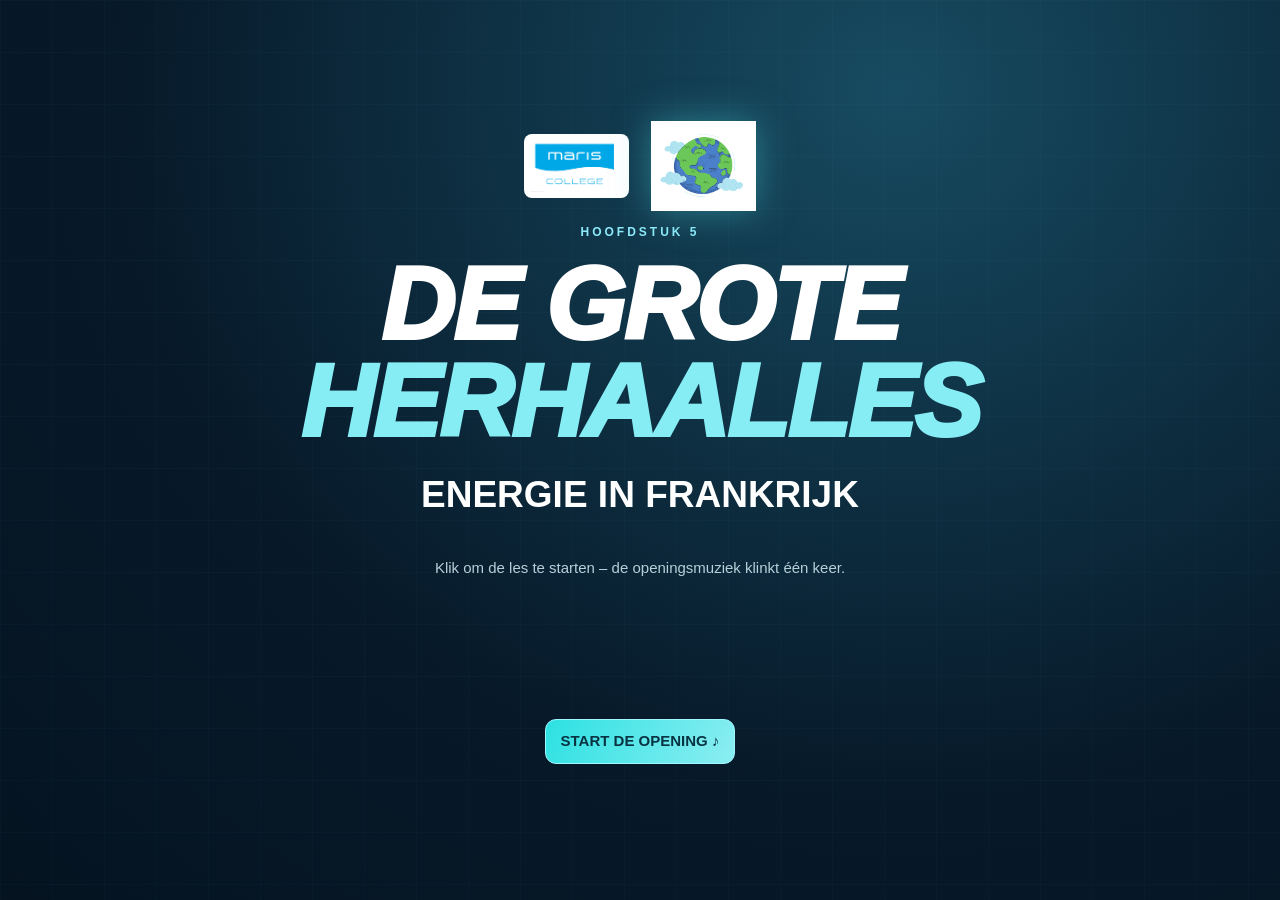
<file: energie-in-frankrijk/v10-origineel.html>
<!doctype html><html lang="nl"><head><meta charset="utf-8"><meta name="viewport" content="width=device-width,initial-scale=1"><title>De Grote Herhaalles · Energie in Frankrijk</title><style>
:root{--bg:#071827;--bg2:#092a3a;--surface:#103347;--surface2:#16465a;--line:#32667c;--text:#f2fbff;--muted:#b7cfda;--cyan:#5de0e9;--sky:#daf9fc;--light:#f0f8fa;--ink:#10394d;--accent:#17c7d5;--gold:#f8d578;--pink:#ff9b96;--green:#6bdbaf;--shadow:0 12px 35px #0003}
*{box-sizing:border-box}html{scroll-behavior:smooth}body{margin:0;background:radial-gradient(ellipse at 15% 0,#164d65 0,transparent 45%),linear-gradient(135deg,#071827,#092333 65%,#0b3040);font:15px/1.5 Inter,"Segoe UI",Arial,sans-serif;color:var(--text)}button,input,select,textarea{font:inherit}button{cursor:pointer}button:disabled{cursor:not-allowed;opacity:.5}.hide{display:none!important}.page{max-width:1500px;margin:auto;padding:24px 26px 44px}.top{display:flex;align-items:center;justify-content:space-between;gap:15px;flex-wrap:wrap;border-bottom:1px solid #44758a;padding-bottom:16px}.brand{display:flex;align-items:center;gap:15px}.brand img{background:white;border-radius:8px;width:106px;max-height:67px;object-fit:contain;padding:4px}.gfr{position:relative;width:75px;height:68px}.gfr img{width:68px;height:68px;object-fit:contain;background:transparent;padding:0}.gfr strong{position:absolute;left:17px;top:17px;text-shadow:0 2px 4px #000;font-size:21px}.brandname b{font-size:20px;display:block;line-height:1.2}.brandname span{color:var(--muted);font-size:12px}.topactions{display:flex;gap:9px;align-items:center;flex-wrap:wrap}.btn{border:1px solid #5c98ad;background:#174457;color:white;padding:10px 15px;border-radius:11px;font-weight:700;transition:background .2s,transform .2s}.btn:hover{background:#25657b;transform:translateY(-1px)}.btn.primary{background:linear-gradient(120deg,#2ce1e2,#8ceef2);color:#073343;border-color:#9ff8ff}.btn.ghost{background:transparent}.btn.warn{background:#7d3942;border-color:#c77881}.btn.small{padding:7px 10px;font-size:12px}.heading{font-size:clamp(27px,3.2vw,47px);line-height:1.12;margin:15px 0 8px}.eyebrow{letter-spacing:3px;color:#8debfa;font-size:12px;font-weight:850;text-transform:uppercase}.muted{color:var(--muted)}.panel{background:linear-gradient(140deg,#123d52,#0d2c3e);border:1px solid #407a91;border-radius:20px;padding:22px;box-shadow:var(--shadow)}.panel h2,.panel h3{margin:0 0 12px}.panel p{margin:5px 0 12px}.cardwhite{background:#f3fafc;color:#0b3548;border:1px solid #d3eef2;border-radius:17px;padding:18px}.cardwhite h3{margin:0 0 8px}.grid2{display:grid;grid-template-columns:repeat(2,minmax(0,1fr));gap:17px}.grid3{display:grid;grid-template-columns:repeat(3,minmax(0,1fr));gap:14px}.layout{display:grid;grid-template-columns:300px minmax(0,1fr);gap:20px;align-items:start}.stack{display:grid;gap:15px}.kpis{display:grid;grid-template-columns:repeat(4,1fr);gap:11px}.kpi{background:#e9f8fa;border:1px solid #bbecf1;color:#164055;border-radius:14px;padding:15px}.kpi strong{font-size:29px;display:block;line-height:1.1}.kpi span{font-size:12px}.phasegrid{display:grid;grid-template-columns:repeat(7,minmax(0,1fr));gap:9px;margin:16px 0 20px}.phase{background:#eaf8fa;color:#144052;padding:14px 10px;text-align:left;border:2px solid transparent;border-radius:13px;min-height:103px;font-weight:800}.phase small{display:block;font-size:25px;color:#2387a5}.phase span{display:block;font-size:11px;color:#6a8796;margin-top:6px}.phase.active{border-color:#18d2de;background:#cff8fa;box-shadow:0 0 18px #32ddee66}.stagebar{display:flex;justify-content:space-between;align-items:center;gap:15px;margin:6px 0 18px;flex-wrap:wrap}.clock{font-size:46px;color:#062c3b;background:#e2fbfc;border-radius:15px;border:2px solid #54e8ef;font-weight:900;min-width:160px;text-align:center;line-height:1.1;padding:13px 16px;cursor:pointer;font-variant-numeric:tabular-nums}.clock:after{content:'KLIK = START / PAUZE';display:block;font-size:10px;color:#458295;letter-spacing:.4px}.clock.running{box-shadow:0 0 25px #3ce5f888}.clock.running:after{content:'KLIK = PAUZE'}.clock.finished{color:#aa384b}.row{display:flex;align-items:center;gap:9px;flex-wrap:wrap}.space{display:flex;align-items:center;justify-content:space-between;gap:10px;flex-wrap:wrap}.tag{display:inline-flex;padding:5px 10px;border:1px solid #6ab0c0;border-radius:30px;color:#bceff6;background:#174b5e;font-size:11px;font-weight:800}.tag.gold{border-color:#d5b45d;color:#fff1bf}.field{width:100%;background:#e9f5f7;border:1px solid #95bbc8;border-radius:9px;padding:11px;color:#10384c}.label{display:block;color:#c0dfe9;font-size:12px;font-weight:750;margin:9px 0 5px}.topic{background:#e8f7fa;color:#123e50;border-radius:14px;padding:18px;margin-bottom:13px}.topic h3{margin:0 0 8px}.answers{display:grid;grid-template-columns:repeat(2,minmax(0,1fr));gap:10px;margin:14px 0}.answer{background:#f0f8fa;border:2px solid #c8e2e9;border-radius:12px;padding:15px;text-align:left;color:#10384e;font-weight:650;min-height:76px}.answer:hover{border-color:#10a8b8;background:#e0f7f9}.answer.selected{background:#cbf4f8;border-color:#059bab}.answer.correct{background:#cbf3da;border-color:#1aaa75}.answer.wrong{background:#ffe2e2;border-color:#df6d74}.answer .letter{display:inline-block;margin-right:10px;font-weight:900;color:#21839a}.notice{background:#d9f5f7;color:#103c4e;border:1px solid #a2dfe7;border-radius:12px;padding:14px;margin:12px 0}.notice.good{background:#dcf7e8;border-color:#7ad5a2}.notice.warn{background:#fff0d7;border-color:#e7c67b}.mini{font-size:12px}.progressbar{height:9px;background:#315b6c;border-radius:10px;overflow:hidden}.progressbar div{height:100%;background:#36d7dd}.person{padding:10px;border-radius:11px;border:1px solid #4b8298;background:#123a4e;margin:7px 0}.person div{display:flex;justify-content:space-between;gap:8px}.person small{color:#afd0dc}.team{padding:12px;border-radius:11px;background:#19485b;border:1px solid #52899d;margin:8px 0}.team strong{color:#fff}.team small{color:#b9dce8}.score{font-weight:900;color:#8ff3e8}.separator{height:1px;background:#3c7084;margin:15px 0}.studentShell{max-width:1040px;margin:15px auto}.studentHeader{display:flex;align-items:center;gap:12px;flex-wrap:wrap}.studentHeader h1{margin:0;font-size:24px}.studentHeader img{width:72px;background:white;padding:4px;border-radius:8px}.studentStage{margin:25px 0}.studentStage h2{font-size:clamp(24px,3vw,35px);margin:0 0 8px}.studentStage p{font-size:16px}.studentCard{background:#f4fbfd;color:#103b50;border-radius:22px;padding:24px;border:1px solid #ccedf1}.studentCard h2,.studentCard h3{color:#123d52}.studentCard p{color:#426579}.studentCard .answer{box-shadow:none}.studentCard .notice{color:#103c4e}.studentControls{display:flex;justify-content:space-between;gap:10px;flex-wrap:wrap;margin-top:18px}.studentCard .label{color:#2a687c}.studentCard .btn:not(.primary){background:#d6f0f5;color:#16485d}.visual{display:grid;place-items:center;background:linear-gradient(135deg,#e7f3f6,#b7dfe7);border-radius:14px;overflow:hidden;min-height:170px;margin:12px 0}.visual svg{width:100%;height:auto;max-height:270px}.feedbacktag{font-size:12px;color:#4f7282}.theme-light{--bg:#ebf6f8;--bg2:#d9eef1;--surface:#f5fbfd;--text:#173e50;--muted:#4c7384;background:linear-gradient(135deg,#ebf7fa,#d8eef2);color:#123b50}.theme-light .panel{background:#f5fbfc;border-color:#abcfd9;box-shadow:0 8px 25px #17506913;color:#123b50}.theme-light .studentStage,.theme-light .brandname span,.theme-light .muted{color:#40697c}.theme-light .eyebrow{color:#047c96}.theme-light .btn.ghost{color:#1a5061;border-color:#69aabb}.theme-light .tag{background:#c5e8ed;color:#18576a}.theme-light .separator{background:#bad8df}.theme-light .label{color:#27566e}.theme-light .brandname b{color:#164358}.routeOverlay,.introOverlay{position:fixed;inset:0;z-index:50;display:flex;align-items:center;justify-content:center;padding:30px;overflow-y:auto;min-height:100vh;background:radial-gradient(ellipse at 70% 10%,#174b61,#071a2a 60%,#051320);color:#fff}.introOverlay:before,.routeOverlay:before{content:'';position:absolute;inset:0;opacity:.25;background-image:linear-gradient(#57c9e71e 1px,transparent 1px),linear-gradient(90deg,#57c9e71e 1px,transparent 1px);background-size:52px 52px;pointer-events:none}.introContent,.routeContent{position:relative;width:min(1140px,100%);text-align:center}.introContent h1{font-size:clamp(53px,8vw,105px);line-height:.95;margin:15px 0;font-weight:950;font-style:italic;letter-spacing:-2px}.introContent h1 span{display:block;color:#87edf5}.introContent h2{font-size:clamp(24px,3vw,37px);margin:16px 0 35px}.introEmblems{display:flex;justify-content:center;align-items:center;gap:22px}.introEmblems img{width:105px;max-height:90px;object-fit:contain}.introEmblems img:first-child{background:white;border-radius:8px;padding:6px}.introTiles{display:grid;grid-template-columns:repeat(4,minmax(0,1fr));gap:14px;margin:27px 0}.introTile{background:#e8f7fa;color:#14475a;border-radius:14px;padding:20px 13px;font-weight:850;opacity:0;transform:translateY(22px)}.introTile.show{animation:showTile .6s ease forwards}.introTile small{font-size:12px;display:block;margin-top:5px;font-weight:550}.introGoal{display:none;margin:20px auto 28px;padding:17px;max-width:860px;border:1px solid #75c8db;border-radius:14px;background:#0b3145d9;text-align:left}.introGoal.show{display:block;animation:showTile .7s ease}.introGoal ol{margin:8px 0 0;padding-left:24px}.introActions{min-height:60px}.routeContent h1{font-size:clamp(35px,6vw,67px);margin:0 0 8px}.routeCards{display:grid;grid-template-columns:repeat(4,minmax(0,1fr));gap:13px;margin:24px 0}.routeCard{text-align:left;background:#e7f8fa;color:#113b4e;padding:20px;border-radius:15px;min-height:158px}.routeCard b{display:block;font-size:16px;margin:8px 0}.routeCard strong{font-size:27px;color:#168fac}.routeCard p{font-size:12px;color:#547481;margin:0}.routeCard small{font-size:12px;font-weight:850}.routeCard:last-child{background:#ccf5f1}.modalBackdrop{position:fixed;inset:0;background:#000b;z-index:65;display:grid;place-items:center;padding:20px}.modal{max-width:800px;width:100%;max-height:90vh;overflow-y:auto;background:#f3fbfc;color:#123c4e;border-radius:18px;padding:23px}.modal h2{margin:0 0 13px}.modal .label{color:#2f677b}.modal .team{color:white}.bar{height:24px;border-radius:5px;background:#244d60;overflow:hidden}.bar span{display:block;background:#70d9d9;height:100%}.poll{margin:10px 0}.poll label{display:flex;justify-content:space-between;margin-bottom:5px}.area{width:100%;min-height:110px;background:#edf9fb;border:1px solid #a9d4dd;border-radius:10px;padding:12px;color:#173e50}.footer{display:flex;flex-wrap:wrap;gap:8px;margin-top:18px;border-top:1px solid #447487;padding-top:16px}.glow{filter:drop-shadow(0 0 18px #44bccc80)}
@keyframes showTile{to{opacity:1;transform:translateY(0)}}@media(max-width:1170px){.phasegrid{grid-template-columns:repeat(4,1fr)}.routeCards{grid-template-columns:repeat(3,1fr)}}@media(max-width:830px){.layout{grid-template-columns:1fr}.kpis{grid-template-columns:repeat(2,1fr)}.phasegrid{grid-template-columns:repeat(3,1fr)}.introTiles{grid-template-columns:repeat(2,1fr)}.routeCards{grid-template-columns:repeat(2,1fr)}}@media(max-width:600px){.page{padding:14px}.panel{padding:15px}.grid2,.grid3,.answers{grid-template-columns:1fr}.phasegrid{grid-template-columns:repeat(2,1fr)}.routeCards{grid-template-columns:1fr 1fr}.routeCard{padding:13px;min-height:135px}.introContent h1{letter-spacing:-1px}.introOverlay,.routeOverlay{padding:15px}.introTiles{gap:7px}.introTile{padding:13px 9px;font-size:12px}.introTile small{font-size:10px}.studentCard{padding:16px}.routeCard b{font-size:13px}.routeCard p{font-size:11px}}
</style></head><body><div id="app"></div><script>
'use strict';
const MARIS='[data-uri]';const GFR='[data-uri]';
const STORE='gfr_energie_herhaalles_v10';const IDENT='gfr_energie_student_v10';
const STAGES=[{title:'De Scan',short:'Voorkennis',mins:5,desc:'Individueel · zonder hulp'},{title:'Kennisboost',short:'Persoonlijk',mins:8,desc:'Leer van je eigen scan'},{title:'De Confrontatie',short:'Duoquiz',mins:12,desc:'Aanvullende kennis bundelen'},{title:'Herstel & Versterk',short:'Werk op maat',mins:5,desc:'Kort en rustig oefenen'},{title:'Het Eindduel',short:'Finale',mins:7,desc:'Samen toepassen'},{title:'Missie Voltooid',short:'Eindcheck',mins:3,desc:'Individueel toetsen'},{title:'Terug- & Vooruitblik',short:'Jouw keuze',mins:5,desc:'Feedback en volgende les'}];
const TOPICS={mix:'Energievormen & energiemix',nuclear:'Kernenergie',water:'Waterkracht & getijden',transport:'Import & transport',sustain:'Duurzame energie'};
const QUESTIONS=[
{id:'s1',topic:'mix',question:'Frankrijk produceert veel elektriciteit met kerncentrales, maar importeert toch uranium. Welke conclusie klopt?',answers:['Elektriciteitsproductie en de herkomst van energiebronnen zijn verschillende zaken.','De import van uranium betekent dat Frankrijk nauwelijks zelf stroom produceert.','Een kerncentrale maakt uranium tijdens de productie opnieuw aan.','Import is alleen nodig wanneer kerncentrales geen stroom leveren.'],correct:0,explain:'Een land kan elektriciteit produceren en tegelijk afhankelijk zijn van ingevoerde brandstof.'},
{id:'s2',topic:'sustain',visual:'sources',question:'Welke combinatie bevat uitsluitend hernieuwbare energiebronnen?',answers:['Windenergie, waterkracht en zonne-energie','Waterkracht, kernenergie en zonne-energie','Windenergie, aardgas en getijdenenergie','Biomassa, aardolie en waterkracht'],correct:0,explain:'Wind, stromend water en zon worden natuurlijk aangevuld. Uranium, gas en olie zijn eindig.'},
{id:'s3',topic:'nuclear',visual:'nuclear',question:'Wat gebeurt er in een kerncentrale vóórdat de turbine gaat draaien?',answers:['Kernsplijting veroorzaakt warmte waarmee stoom wordt gemaakt.','De dynamo splitst uranium en laat water verdampen.','De koeltoren levert de energie die de reactor verwarmt.','Uranium wordt verbrand om direct elektriciteit te vormen.'],correct:0,explain:'Kernsplijting produceert warmte; daarmee ontstaat stoom die een turbine laat draaien.'},
{id:'s4',topic:'water',visual:'dam',question:'Een Frans berggebied heeft veel neerslag en hoogteverschil. Waarom is dit gunstig voor waterkracht?',answers:['Water kan met hoogteverschil krachtig langs een turbine stromen.','Het hoogteverschil zorgt ervoor dat uranium sneller kan worden gewonnen.','Door neerslag hebben turbines geen dynamo meer nodig.','In bergen is getijdenenergie van nature groter dan aan zee.'],correct:0,explain:'Water op hoogte bezit zwaarte-energie en kan bij het dalen turbines aandrijven.'},
{id:'s5',topic:'nuclear',question:'Waarom wordt kernenergie in de lesstof vaak als grijze energie aangeduid?',answers:['Bij stroomproductie is weinig CO₂-uitstoot, maar uranium raakt op en er ontstaat kernafval.','De koeltorens stoten evenveel CO₂ uit als een kolencentrale.','Uranium wordt na elk gebruik vanzelf opnieuw aangevuld.','Een kerncentrale kan alleen werken bij zonnig of winderig weer.'],correct:0,explain:'Kernenergie is geen hernieuwbare bron; radioactief afval en uraniumwinning blijven aandachtspunten.'},
{id:'s6',topic:'transport',visual:'lng',question:'Aardgas wordt voor vervoer per schip vloeibaar gemaakt (LNG). Wat is het belangrijkste voordeel?',answers:['In vloeibare vorm neemt gas veel minder ruimte in.','Vloeibaar gas is een hernieuwbare energiebron geworden.','Het schip kan LNG zonder terminal rechtstreeks in huizen afleveren.','Door vloeibaar maken ontstaat vanzelf extra energie.'],correct:0,explain:'LNG is afgekoeld aardgas, waardoor veel meer gas in een tanker past.'},
{id:'s7',topic:'sustain',visual:'windsolar',question:'Een wijk draait vooral op wind en zon. Wat is een belangrijk aandachtspunt voor de leveringszekerheid?',answers:['Het aanbod verschilt per moment; opslag of aanvullende bronnen kunnen nodig zijn.','Wind en zon zijn uitputbaar en moeten worden geïmporteerd.','Zonnepanelen werken alleen als er ook windturbines staan.','Bij weinig wind gebruiken turbines automatisch kernenergie als brandstof.'],correct:0,explain:'Wind en zon leveren wisselend stroom; een energiemix vraagt om flexibiliteit.'},
{id:'s8',topic:'mix',question:'Frankrijk wil minder afhankelijk zijn van buitenlandse brandstoffen. Welke combinatie helpt het meest?',answers:['Energie besparen en meer binnenlandse hernieuwbare elektriciteit opwekken.','Extra uranium importeren en meer fossiele brandstoffen inzetten.','Alle stroom via buitenlandse elektriciteitskabels inkopen.','Meer aardgas gebruiken zonder het energieverbruik te verminderen.'],correct:0,explain:'Besparing en eigen hernieuwbare opwek verkleinen de behoefte aan geïmporteerde brandstoffen.'}
];
// All answers are reshuffled per learner to avoid consistently placing the correct answer first.
const BOOST_BANK={mix:[{question:'Een land exporteert stroom en importeert aardgas. Waarom is dat mogelijk?',answers:['Stroomproductie en energiebronnen zijn niet hetzelfde.','Een exportland gebruikt nooit fossiele brandstoffen.','Alle geëxporteerde stroom komt uit aardgas.','Import is gelijk aan export.'],correct:0,explain:'Je vergelijkt twee verschillende energiestromen.'},{question:'Wat beschrijft de energiemix?',answers:['De verhouding van verschillende bronnen die samen energie leveren.','Alleen het aandeel elektriciteit dat wordt geëxporteerd.','Het totale aantal fabrieken dat energie gebruikt.','Alleen het aantal duurzame elektriciteitscentrales.'],correct:0,explain:'Een mix bestaat uit verschillende energiedragers of -bronnen.'}],sustain:[{question:'Waarom is windenergie hernieuwbaar maar niet altijd beschikbaar?',answers:['Wind wordt voortdurend opnieuw aangedreven, maar waait niet constant.','Wind raakt na een paar jaar op.','Turbines werken uitsluitend wanneer de zon schijnt.','Wind wordt opgewekt door verbranding van fossiele brandstoffen.'],correct:0,explain:'Hernieuwbaar betekent niet altijd regelbaar.'},{question:'Welk begrip past bij aardgas?',answers:['Fossiel én niet-hernieuwbaar.','Hernieuwbaar én fossiel.','Niet-fossiel én oneindig.','Hernieuwbaar en zonder CO₂-uitstoot.'],correct:0,explain:'Aardgas is een fossiele brandstof en raakt op.'}],nuclear:[{question:'Wat is de juiste volgorde in een kerncentrale?',answers:['Kernsplijting → warmte → stoom → turbine → generator','Turbine → stoom → kernsplijting → generator','Kernsplijting → generator → warmte → stoom','Generator → koeltoren → uranium → stoom'],correct:0,explain:'Warmte van kernsplijting drijft via stoom een turbine aan.'},{question:'Welk nadeel blijft ook bestaan als een kerncentrale tijdens opwekking weinig CO₂ uitstoot?',answers:['Het veilig opslaan van radioactief afval.','De noodzaak om dagelijks kolen te verbranden.','Een centrale levert alleen stroom als het zonnig is.','Uranium is een onuitputtelijke grondstof.'],correct:0,explain:'Radioactief afval blijft voor lange tijd een veiligheidsvraagstuk.'}],water:[{question:'Wat doet een turbine in een waterkrachtcentrale?',answers:['Hij draait door bewegend water en drijft de generator aan.','Hij slaat water op als brandstof.','Hij verandert water in uranium.','Hij koelt aardgas af tot LNG.'],correct:0,explain:'De draaiing van de turbine wordt benut voor stroomopwekking.'},{question:'Welk nadeel kan een grote stuwdam hebben?',answers:['Hij verandert het ecosysteem en kan vismigratie hinderen.','Hij maakt alle rivieren automatisch schoner.','Hij gebruikt per definitie fossiele brandstoffen.','Hij levert nooit elektriciteit zonder een koeltoren.'],correct:0,explain:'Waterkracht is hernieuwbaar, maar de ingreep in het landschap is reëel.'}],transport:[{question:'Wat gebeurt er met LNG in de ontvangstterminal?',answers:['Het wordt opgeslagen en kan weer gasvormig worden gemaakt voor leidingen.','Het wordt omgezet in uranium voor kerncentrales.','Het wordt in een stuwmeer gebruikt als turbinewater.','Het wordt zonder verdere verwerking hernieuwbare stroom.'],correct:0,explain:'De terminal verbindt vervoer over zee met het aardgasnet.'},{question:'Waarom is een haven voor Frankrijk belangrijk bij energie-import?',answers:['Grote schepen kunnen er olie en LNG aanvoeren.','Een haven maakt energiebronnen vanzelf duurzaam.','De zee levert daar rechtstreeks verrijkt uranium.','Alle energie wordt in een haven met getijden opgewekt.'],correct:0,explain:'Havens vormen knooppunten in internationale energietransportketens.'}]};
const CHALLENGES=[{topic:'mix',visual:'france',question:'Frankrijk haalt veel elektriciteit uit kernenergie. Waarom kan het toch nodig zijn om energiebronnen te importeren?',answers:['De elektriciteitsmix zegt niet waar alle brandstoffen vandaan komen.','Bij veel kerncentrales wordt geen elektriciteit aan huishoudens geleverd.','Een land met kerncentrales heeft altijd meer steenkool nodig.','Alleen landen zonder windenergie importeren energie.'],correct:0,explain:'Energieproductie en herkomst van brandstoffen zijn twee verschillende zaken.'},{topic:'water',visual:'dam',question:'Een stuwdam levert stroom en een rivier verandert sterk. Welk oordeel is het meest evenwichtig?',answers:['Hernieuwbare stroom is een voordeel, maar schade aan natuur kan een nadeel zijn.','Waterkracht heeft geen nadelen omdat water hernieuwbaar is.','Een stuwdam levert alleen stroom als de zon schijnt.','Stuwdammen verminderen altijd het beschikbare water in alle rivieren.'],correct:0,explain:'De voor- en nadelen moeten samen worden afgewogen.'},{topic:'sustain',visual:'windsolar',question:'Jullie Stad van de Toekomst heeft alleen zon en wind. Welke aanvulling is het beste om stroomtekorten op te vangen?',answers:['Opslag en een tweede regelbare stroomvoorziening onderzoeken.','Alle gebouwen afhankelijk maken van slechts één zonnepaneel.','Zonnepanelen verwijderen als het een week bewolkt is.','Windturbines aanzetten met gasbranders wanneer het windstil is.'],correct:0,explain:'Een robuust net kan pieken en dalen opvangen met verschillende middelen.'},{topic:'nuclear',visual:'nuclear',question:'Een leerling zegt: “Kernenergie is klimaatvriendelijk, dus helemaal duurzaam.” Wat is de beste reactie?',answers:['Weinig CO₂ bij opwekking is gunstig, maar afval en eindige uraniumvoorraden tellen ook mee.','Het klopt, want uranium wordt elke dag opnieuw gevormd.','Het klopt niet, want kerncentrales draaien alleen met aardgas.','Het klopt niet, want waterkracht is altijd schadelijker.'],correct:0,explain:'Bij duurzaamheid kijk je naar meer dan één criterium.'},{topic:'transport',visual:'lng',question:'Waarom is LNG-transport per schip aantrekkelijk wanneer er geen pijpleiding tussen twee landen ligt?',answers:['Het maakt vervoer over zee mogelijk via havens en terminals.','Het maakt aardgas bij aankomst onbeperkt hernieuwbaar.','Het zorgt dat de tanker zonder koeltechniek veel meer gas vervoert.','Het voorkomt dat gas ooit nog via leidingen gaat.'],correct:0,explain:'Vloeibaar gemaakt gas kan per schip worden vervoerd.'},{topic:'mix',visual:'sources',question:'Een nieuwe stad wil minder CO₂-uitstoot én betrouwbare stroom. Welke keuze is het beste uitgangspunt?',answers:['Een afgewogen energiemix met besparing, hernieuwbare bronnen en flexibiliteit.','Eén energiebron kiezen zonder te kijken naar de beschikbaarheid.','Geen opslag gebruiken en alleen stroom opwekken in de zomer.','Meer fossiele brandstoffen gebruiken om energie te besparen.'],correct:0,explain:'Een mix beoordeel je op uitstoot, betrouwbaarheid en gevolgen.'},{topic:'water',visual:'france',question:'Waarom vind je grote waterkrachtcentrales vaak in berggebieden?',answers:['Voldoende water en hoogteverschil bieden energie voor turbines.','Omdat de zee in de bergen sterkere getijden heeft.','Omdat er in bergen automatisch meer uranium ligt.','Omdat waterkrachtcentrales zonder stromend water draaien.'],correct:0,explain:'Relief en wateraanvoer zijn geografische vestigingsfactoren.'},{topic:'nuclear',visual:'nuclear',question:'Wat is het verschil tussen kernenergie en fossiele energie?',answers:['Bij kernenergie komt warmte uit kernsplijting; fossiele centrales verbranden brandstoffen.','Beide typen centrales splitsen altijd uranium.','Kerncentrales hebben geen turbines nodig.','Fossiele brandstoffen zijn onbeperkt beschikbaar.'],correct:0,explain:'De warmtebron verschilt; turbine en generator kunnen in beide centrales voorkomen.'}].map((q,i)=>({...q,id:'d'+(i+1)}));
const FINAL=[{"id":"f1","topic":"mix","visual":"france","question":"Frankrijk importeert uranium maar exporteert soms elektriciteit. Wat toont dit aan?","answers":["Elektriciteitsproductie en brandstofherkomst zijn verschillende aspecten.","Frankrijk produceert geen eigen elektriciteit.","Uranium ontstaat bij het produceren van stroom.","Export is alleen mogelijk met fossiele stroom."],"correct":0,"explain":"Denk aan herkomst, leveringszekerheid, duurzaamheid en geografische gevolgen."},{"id":"f2","topic":"water","visual":"dam","question":"Een bergdal krijgt een stuwmeer. Welke afweging past bij een geografisch onderzoek?","answers":["Veel stroom en waterberging tegenover gevolgen voor natuur en bewoners.","Alleen kijken naar de hoogte van de dam.","Ervan uitgaan dat er geen gevolgen zijn voor de rivier.","Ervan uitgaan dat waterkracht kernenergie gebruikt."],"correct":0,"explain":"Denk aan herkomst, leveringszekerheid, duurzaamheid en geografische gevolgen."},{"id":"f3","topic":"sustain","visual":"windsolar","question":"Een Franse stad heeft overdag zonnestroom over en ’s avonds een tekort. Wat helpt het meest?","answers":["Opslag en het verschuiven van energieverbruik naar momenten met aanbod.","Extra zonnepanelen tijdens de nacht aanzetten.","Alle verlichting de hele dag laten branden.","Alle windmolens stilzetten wanneer de zon schijnt."],"correct":0,"explain":"Denk aan herkomst, leveringszekerheid, duurzaamheid en geografische gevolgen."},{"id":"f4","topic":"nuclear","visual":"nuclear","question":"Waarom is ‘weinig CO₂ bij de productie’ niet hetzelfde als ‘helemaal duurzaam’?","answers":["De winning van uranium en kernafval hebben ook gevolgen.","Kerncentrales hebben alleen bij hoge wind stroom.","Uranium groeit ieder jaar opnieuw.","Kerncentrales gebruiken geen koelwater."],"correct":0,"explain":"Denk aan herkomst, leveringszekerheid, duurzaamheid en geografische gevolgen."},{"id":"f5","topic":"transport","visual":"lng","question":"Waarom kan een land vloeibaar aardgas per schip importeren?","answers":["LNG neemt bij vervoer veel minder volume in dan gasvormig aardgas.","Het schip maakt het gas hernieuwbaar.","De oceaan levert automatisch het aardgas.","Een LNG-tanker heeft geen opslaginstallatie nodig."],"correct":0,"explain":"Denk aan herkomst, leveringszekerheid, duurzaamheid en geografische gevolgen."},{"id":"f6","topic":"mix","visual":"sources","question":"Wat is de sterkste aanpak om de energieafhankelijkheid te verminderen?","answers":["Energie besparen, bronnen spreiden en binnenlandse opwekking uitbreiden.","Uitsluitend één buitenlandse brandstof gebruiken.","Geen energie besparen en meer importeren.","Alleen kijken naar de stroomprijs van vandaag."],"correct":0,"explain":"Denk aan herkomst, leveringszekerheid, duurzaamheid en geografische gevolgen."},{"id":"f7","topic":"water","visual":"dam","question":"Een rivier krijgt steeds langere droge perioden. Wat kan dat betekenen voor een stuwdam?","answers":["De hoeveelheid op te wekken waterkrachtstroom kan dalen.","De rivier krijgt daardoor automatisch meer water.","De dam produceert dan meer kernenergie.","Waterkracht wordt een fossiele brandstof."],"correct":0,"explain":"Denk aan herkomst, leveringszekerheid, duurzaamheid en geografische gevolgen."},{"id":"f8","topic":"sustain","visual":"windsolar","question":"Een wijk kiest alleen windturbines. Welk risico moet in het ontwerp staan?","answers":["Bij windstil weer is aanvullende levering of opslag nodig.","Windturbines gebruiken uranium als brandstof.","Windturbines werken alleen overdag.","De turbines leveren altijd hetzelfde vermogen."],"correct":0,"explain":"Denk aan herkomst, leveringszekerheid, duurzaamheid en geografische gevolgen."},{"id":"f9","topic":"nuclear","visual":"nuclear","question":"Welke volgorde beschrijft de omzetting van kernenergie naar elektriciteit?","answers":["Kernsplijting → warmte → stoom → turbine → generator.","Generator → uranium → wind → elektriciteit.","Zonlicht → ketel → turbine → uranium.","Turbine → koud water → kernsplijting → elektriciteit."],"correct":0,"explain":"Denk aan herkomst, leveringszekerheid, duurzaamheid en geografische gevolgen."},{"id":"f10","topic":"mix","visual":"france","question":"Open finale: Frankrijk wil minder afhankelijk zijn van buitenlandse energie. Noem twee verschillende maatregelen en leg uit waarom ze helpen.","open":true,"explain":"De docent beoordeelt dit open antwoord handmatig."},{"id":"f11","topic":"nuclear","visual":"nuclear","question":"Open finale: De gemeente twijfelt over een kerncentrale. Formuleer één argument vóór en één argument tegen, met een korte uitleg.","open":true,"explain":"De docent beoordeelt dit open antwoord handmatig."},{"id":"f12","topic":"sustain","visual":"windsolar","question":"Laatste uitdaging: Ontwerp in drie zinnen een betrouwbare energiemix voor een Franse stad met veel zon maar weinig wind.","open":true,"explain":"De docent beoordeelt dit open antwoord handmatig."}];
const EXIT=[{topic:'mix',question:'Waarom kan Frankrijk stroom maken en toch uranium importeren?',answers:['Een centrale produceert stroom met grondstoffen die van elders kunnen komen.','Een kerncentrale importeert kant-en-klare elektriciteit uit uranium.','Stroomproductie en uraniumwinning zijn altijd hetzelfde proces.','Kerncentrales maken tijdens het draaien nieuw uranium.'],correct:0,explain:'Productie en herkomst van brandstof zijn verschillende stappen.'},{topic:'nuclear',question:'Welk oordeel over kernenergie laat twee kanten zien?',answers:['Weinig CO₂ bij opwekking, maar radioactief afval blijft een risico.','Geen CO₂ bij opwekking, dus geen milieu-effecten.','Veel zonlicht nodig, maar weinig wind nodig.','Geen stroom tijdens de nacht, maar goedkope brandstof.'],correct:0,explain:'Beoordeel zowel klimaatvoordeel als afval en veiligheidsrisico.'},{topic:'sustain',visual:'windsolar',question:'Wat pas je toe in je Stad van de Toekomst bij veel wind- en zonnestroom?',answers:['Nadenken over momenten met weinig opwekking en oplossingen daarvoor.','Uitsluitend zonnepanelen plaatsen zonder naar vraag te kijken.','De stad geen elektriciteitsnet geven.','Stuwdammen bouwen in elke straat zonder hoogteverschil.'],correct:0,explain:'Een duurzame stad heeft een betrouwbare energiemix nodig.'}].map((q,i)=>({...q,id:'e'+(i+1)}));
const FEEDBACK_WHAT=['De uitleg met plaatjes','Zelf vragen oplossen','Samenwerken in duo’s','De spannende finale','Eigen fouten verbeteren'];
const FEEDBACK_TOPIC=['Kernenergie','Energie importeren','Waterkracht','Zon en wind','Energiemix'];
const MODES=['Samen starten met een klassengesprek','Korte uitleg van de docent','Zelfstandig ontdekken','In duo’s aan een opdracht','Starten met een quiz'];
const RATINGS=['😕 Niet zo fijn','😐 Ging wel','🙂 Leuk','🤩 Heel leuk'];
const DEFAULT=()=>({phase:0,remaining:300,running:false,updatedAt:Date.now(),students:[],teams:[],publishedTeams:false,showScore:false,winnerRevealed:false,session:'TEST',reviewOpen:true});
let store=load(),view=location.hash==='#leerling'?'student':'teacher',teacherScreen='intro',introDone=false,playerId=sessionStorage.getItem(IDENT)||'',qpos=0,bpos=0,duopos=0,epos=0,finalpos=0,theme=localStorage.getItem('gfr_energie_theme')||'dark',audioCtx=null;
function load(){try{let o=JSON.parse(localStorage.getItem(STORE));return o&&Array.isArray(o.students)?o:DEFAULT()}catch{return DEFAULT()}}
function save(fn){const fresh=load();fn(fresh);fresh.updatedAt=Date.now();localStorage.setItem(STORE,JSON.stringify(fresh));store=fresh;render()}
const esc=x=>String(x??'').replace(/[&<>"']/g,c=>({'&':'&amp;','<':'&lt;','>':'&gt;','"':'&quot;',"'":'&#39;'}[c]));
const stamp=()=>Math.random().toString(36).slice(2,10);
function student(){return store.students.find(s=>s.id===playerId)}
function score(s,key='scan'){let bank=key==='scan'?QUESTIONS:key==='duo'?CHALLENGES:key==='final'?FINAL:EXIT;let a=s[key]||{};return bank.reduce((n,q)=>n+(a[q.id]===q.correct?1:0),0)}
function shuffleChoices(q,sid){let a=q.answers.map((t,i)=>({t,i}));const seed=[...sid+q.id].reduce((n,c)=>(n*31+c.charCodeAt(0))>>>0,1);a.sort((x,y)=>{const hx=(seed^(x.i*2654435761))>>>0,hy=(seed^(y.i*2654435761))>>>0;return hx-hy});return a}
function topicPerf(s){return Object.keys(TOPICS).map(t=>({topic:t,done:QUESTIONS.filter(q=>q.topic===t).length,correct:QUESTIONS.filter(q=>q.topic===t&&s.scan?.[q.id]===q.correct).length}));}
const TOPIC_LESSONS={"mix":["De Franse energiemix","De energiemix is de verhouding tussen energiebronnen. Frankrijk maakt veel stroom met kernenergie, maar moet bijvoorbeeld uranium en fossiele brandstoffen invoeren. Stroom exporteren zegt dus niet dat alle grondstoffen uit Frankrijk komen.","france"],"nuclear":["Zo werkt kernenergie","In de reactor levert kernsplijting warmte. Daarmee ontstaat stoom die een turbine laat draaien; de generator maakt elektriciteit. Tijdens de stroomproductie komt weinig CO₂ vrij, maar uranium raakt op en kernafval blijft een aandachtspunt.","nuclear"],"water":["Waterkracht en landschap","Een stuwdam houdt water op hoogte vast. Stromend en vallend water drijft een turbine en generator aan. Voordelen zijn hernieuwbare stroom en soms waterberging; nadelen zijn veranderingen in rivier, vismigratie en landschap.","dam"],"sustain":["Duurzame bronnen combineren","Zon en wind vullen zichzelf aan, maar zijn niet altijd beschikbaar. Een goede energiemix gebruikt daarom opslag, energiebesparing en aanvullende bronnen. Leveringszekerheid betekent dat ook bij weinig zon of wind voldoende stroom beschikbaar is.","windsolar"],"transport":["Import, LNG en afhankelijkheid","Bij LNG wordt aardgas sterk afgekoeld zodat het vloeibaar veel minder ruimte inneemt. Het kan per schip komen en later weer gasvormig worden gemaakt. Dat maakt transport mogelijk, maar aardgas blijft fossiel en zorgt bij verbranding voor CO₂.","lng"]};
function explainTopic(topic){const d=TOPIC_LESSONS[topic]||TOPIC_LESSONS.mix;return `<div class="studentCard" style="margin:12px 0"><span class="eyebrow">MINI-LES · ${esc(d[0])}</span><div class="visual">${visuals(d[2])}</div><p>${esc(d[1])}</p></div>`}
function boostList(s){let missed=topicPerf(s).sort((a,b)=>(a.correct/a.done)-(b.correct/b.done)).map(x=>x.topic);let out=[];for(const t of missed){let source=BOOST_BANK[t];out.push({...source[0],topic:t,id:'b_'+t+'0'});if(out.length===4)break;}if(score(s)==QUESTIONS.length){out=[{id:'b_mix0',topic:'mix',...BOOST_BANK.mix[0]},{id:'b_sustain0',topic:'sustain',...BOOST_BANK.sustain[0]},{id:'b_nuclear1',topic:'nuclear',...BOOST_BANK.nuclear[1]},{id:'b_water1',topic:'water',...BOOST_BANK.water[1]}]};return out}
function boostDone(s){return boostList(s).every(q=>s.boost?.[q.id]!==undefined)}
function teamFor(id){return store.teams.find(t=>t.members.includes(id))}
function finalPoints(s){return FINAL.reduce((sum,q,i)=>sum+(q.open?Math.max(0,Math.min(300,Number(s.finalGrades?.[q.id]||0))):(s.final?.[q.id]===q.correct?(i<4?100:i<8?200:300):0)),0)}
function teamPoints(t){return t.members.reduce((n,id)=>{const s=store.students.find(x=>x.id===id);return n+(s?score(s,'duo')*80+finalPoints(s):0)},0)}
function countFinished(stage){return store.students.filter(s=>stage===0?s.scanDone:stage===1?boostDone(s):stage===2?CHALLENGES.every(q=>s.duo?.[q.id]!==undefined):stage===3?!!s.work:stage===4?(store.emergency?FINAL.slice(0,6):FINAL).every(q=>s.final?.[q.id]!==undefined):stage===5?EXIT.every(q=>s.exit?.[q.id]!==undefined):!!s.feedback).length}
function visuals(kind){let w='<svg viewBox="0 0 680 236" xmlns="http://www.w3.org/2000/svg" role="img" aria-label="Schematische aardrijkskundige illustratie"><rect width="680" height="236" fill="#ccecf3"/>';
if(kind==='nuclear')w+='<path d="M0 202H680" stroke="#669eac" stroke-width="3"/><rect x="140" y="135" width="295" height="67" rx="8" fill="#6b9da8"/><path d="M200 135L214 65H274L289 135Z" fill="#98bdc7" stroke="#4f8b99" stroke-width="4"/><path d="M305 135L319 55H375L389 135Z" fill="#98bdc7" stroke="#4f8b99" stroke-width="4"/><path d="M225 53Q200 12 240 4M347 45Q313 10 358 2" fill="none" stroke="white" stroke-width="10" opacity=".7"/><rect x="431" y="90" width="82" height="112" fill="#f2e1bc"/><path d="M471 90V30M444 40H496M444 60H496" stroke="#467789" stroke-width="6"/><path d="M520 135H610" stroke="#4e7a8b" stroke-width="5"/><text x="20" y="35" fill="#245469" font-size="20" font-weight="700">Kerncentrale · schema</text>';
else if(kind==='dam')w+='<path d="M0 110L160 35L300 92L440 28L680 122V236H0Z" fill="#7db0b1"/><path d="M0 164H272L300 213H0Z" fill="#4aaac8"/><path d="M280 80L350 80L395 236H325Z" fill="#e4eef0" stroke="#789fa8" stroke-width="4"/><path d="M344 182L565 182" stroke="#24779a" stroke-width="16"/><circle cx="564" cy="182" r="26" fill="#f6dc9b" stroke="#276e89" stroke-width="7"/><path d="M564 156V208M538 182H590" stroke="#276e89" stroke-width="5"/><text x="20" y="32" fill="#245469" font-size="20" font-weight="700">Stuwmeer · hoogteverschil · turbine</text>';
else if(kind==='windsolar')w+='<path d="M0 180Q135 124 290 176Q450 102 680 178V236H0Z" fill="#89c8ad"/><circle cx="100" cy="67" r="30" fill="#ffdc81"/><path d="M302 182V54M302 57L262 35M302 57L347 30M302 57L298 112" stroke="#f7fcfd" stroke-width="8" stroke-linecap="round"/><circle cx="302" cy="57" r="9" fill="#4d92a9"/><path d="M478 183V76M478 76L432 50M478 76L520 45M478 76L478 138" stroke="#f7fcfd" stroke-width="8" stroke-linecap="round"/><circle cx="478" cy="76" r="9" fill="#4d92a9"/><path d="M44 185L145 185L166 223H27Z" fill="#347da1" stroke="#e1f4ff" stroke-width="5"/><path d="M40 205H160M72 186L65 224M112 185L124 224" stroke="#b3e3f1" stroke-width="3"/><text x="15" y="32" fill="#245469" font-size="20" font-weight="700">Zon + wind = wisselende opwekking</text>';
else if(kind==='lng')w+='<path d="M0 171H680V236H0Z" fill="#53a9ca"/><path d="M110 125H470L435 191H147Z" fill="#3e778e"/><rect x="220" y="79" width="52" height="53" fill="#e9f3f2"/><rect x="280" y="79" width="52" height="53" fill="#e9f3f2"/><rect x="340" y="79" width="52" height="53" fill="#e9f3f2"/><path d="M505 75V182H648" stroke="#628992" stroke-width="10" fill="none"/><rect x="580" y="111" width="55" height="67" fill="#b0d8dc"/><text x="20" y="35" fill="#245469" font-size="20" font-weight="700">LNG-tanker · terminal · pijpleiding</text>';
else if(kind==='france')w+='<path d="M300 25L385 48L453 98L418 167L352 209L261 183L207 134L233 68Z" fill="#84c9c4" stroke="#227792" stroke-width="5"/><circle cx="293" cy="93" r="12" fill="#f4d57a"/><circle cx="383" cy="113" r="12" fill="#f4d57a"/><circle cx="319" cy="161" r="12" fill="#f4d57a"/><path d="M293 93L383 113L319 161Z" stroke="#247994" stroke-width="3" stroke-dasharray="7 6" fill="none"/><text x="20" y="35" fill="#245469" font-size="20" font-weight="700">Frankrijk · energie en verbindingen</text>';
else w+='<circle cx="125" cy="119" r="58" fill="#ffd47f"/><path d="M210 188H460" stroke="#2f7f9a" stroke-width="20"/><path d="M210 188L268 95L337 188L405 78L460 188" fill="none" stroke="#56b0a8" stroke-width="11"/><text x="20" y="35" fill="#245469" font-size="20" font-weight="700">Verschillende energiebronnen</text>';return w+'</svg>'}
function blockImg(q){return q.visual?`<div class="visual">${visuals(q.visual)}</div>`:''}
function answerUI(q,s,key,feedback=false){const picked=s[key]?.[q.id],options=shuffleChoices(q,s.id);return `<div class="studentCard"><div class="space"><span class="eyebrow">${esc(TOPICS[q.topic]||'Toepassen')}</span><span class="feedbacktag">${feedback?'Besproken':'Kies het beste antwoord'}</span></div>${blockImg(q)}<h2 style="font-size:22px;margin:14px 0">${esc(q.question)}</h2><div class="answers">${options.map((o,i)=>`<button class="answer ${picked===o.i?'selected':''} ${feedback&&picked!==undefined?(o.i===q.correct?'correct':picked===o.i?'wrong':''):''}" data-answer="${esc(q.id)}" data-kind="${key}" data-val="${o.i}" ${picked!==undefined||feedback?'disabled':''}><span class="letter">${'ABCD'[i]}</span>${esc(o.t)}</button>`).join('')}</div>${feedback&&picked!==undefined?`<div class="notice ${picked===q.correct?'good':'warn'}">${picked===q.correct?'✓ Goed gezien.':'Dit was nog lastig.'} ${esc(q.explain)}</div>`:''}</div>`}
function header(){return `<header class="top"><div class="brand"><img src="${MARIS}" alt="Maris College"><div class="gfr"><img src="${GFR}" alt="Geo Future Route"><strong>GFR</strong></div><div class="brandname"><b>De Grote Herhaalles V10</b><span>Hoofdstuk 5 · Energie in Frankrijk</span></div></div><div class="topactions"><span class="tag">V10 · LOKAAL</span>${view==='teacher'?`<button class="btn small primary" data-act="openStudent">↗ Open leerlingtab</button><button class="btn small ghost" data-act="intro">◉ Opening</button>`:`<button class="btn small ghost" data-act="theme">${theme==='dark'?'☀ Lichte modus':'☾ Donkere modus'}</button><button class="btn small ghost" data-act="openTeacher">↗ Docenttab</button>`}</div></header>`}
function introView(){let names=store.students.map(s=>s.name);return `<div class="introOverlay"><div class="introContent"><div class="introEmblems"><img src="${MARIS}" alt="Maris"><img class="glow" src="${GFR}" alt="GFR"></div><p class="eyebrow">HOOFDSTUK 5</p><h1>DE GROTE <span>HERHAALLES</span></h1><h2>ENERGIE IN FRANKRIJK</h2><p class="muted">Klik om de les te starten – de openingsmuziek klinkt één keer.</p><div class="introTiles" id="introTiles">${['De Scan','Kennisboost','Duoquiz','De Finale'].map((x,i)=>`<div class="introTile"><div>${x}</div><small>${['Wat weet jij?','Gericht beter worden','Samen denken','Pas je kennis toe'][i]}</small></div>`).join('')}</div><div class="introGoal" id="introGoal"><b>🎯 Na deze les kun jij…</b><ol><li>de energiemix van Frankrijk verklaren;</li><li>voor- en nadelen van kernenergie afwegen;</li><li>energiekeuzes toepassen op jullie Stad van de Toekomst.</li></ol></div><div class="introActions"><button class="btn primary" data-act="revealIntro">${introDone?'NAAR DE LESROUTE →':'START DE OPENING ♪'}</button></div></div></div>`}
function routeView(){return `<div class="routeOverlay"><div class="routeContent"><span class="eyebrow">45 MINUTEN · 7 RONDES</span><h1>ONZE LESROUTE</h1><p>Van voorkennis naar samenwerking, toepassing en jouw keuze voor de volgende les.</p><div class="routeCards">${STAGES.map((x,i)=>`<div class="routeCard"><strong>${String(i+1).padStart(2,'0')}</strong><b>${esc(x.title)}</b><p>${esc(x.desc)}</p><small>${x.mins} MINUTEN</small></div>`).join('')}</div><div class="row" style="justify-content:center"><button class="btn ghost" data-act="intro">← Opening</button><button class="btn primary" data-act="startDashboard">START DE LES →</button></div></div></div>`}
function teacherView(){const phase=store.phase,active=STAGES[phase],total=store.students.length,done=countFinished(phase);let l=`<div class="page">${header()}<p class="eyebrow" style="margin-top:21px">Lesregie</p><div class="space"><h1 class="heading">${esc(active.title)}</h1><span class="tag">RONDE ${phase+1} VAN 7</span></div><p class="muted">${esc(active.desc)} · Klik op de timer om te starten of pauzeren.</p><div class="phasegrid">${STAGES.map((x,i)=>`<button class="phase ${i===phase?'active':''}" data-phase="${i}"><small>${String(i+1).padStart(2,'0')}</small>${esc(x.title)}<span>${x.mins} minuten</span></button>`).join('')}</div><div class="layout"><aside class="stack"><section class="panel"><h3>Lesbediening</h3><div class="clock ${store.running?'running':''} ${store.remaining<=0?'finished':''}" data-act="timer">${fmtTime(store.remaining)}</div><div class="row" style="margin-top:12px"><button class="btn small" data-act="resetTimer">↺ Reset</button><button class="btn small" data-act="prevStage">← Vorige</button><button class="btn small primary" data-act="nextStage">Volgende →</button></div><div class="separator"></div><button class="btn small warn" data-act="emergency">⏱ Tijdnoodmodus: ${store.emergency?'AAN':'UIT'}</button><p class="mini muted">Bij tijdnood blijft de eindcheck en terugblik behouden.</p></section><section class="panel"><h3>Teamindeling</h3><p class="muted mini">Gebaseerd op aanvullende kennis én vergelijkbare teamscores. Huiswerk is alleen extra informatie.</p><div class="row"><button class="btn small primary" data-act="makeTeams">⚖ Vorm duo's</button><button class="btn small" data-act="editTeams">✎ Pas aan</button></div><p class="mini muted">${store.teams.length} teams gevormd ${store.publishedTeams?'· zichtbaar voor leerlingen':'· nog niet gepubliceerd'}</p>${store.teams.length?`<button class="btn small" data-act="publishTeams">${store.publishedTeams?'Verberg':'Toon'} teams bij leerlingen</button>`:''}</section><section class="panel"><h3>Testhulpmiddelen</h3><button class="btn small" data-act="openStudent">Open aparte leerlingtab</button><button class="btn small ghost" data-act="addDemo">+ 8 demo-leerlingen</button><div class="separator"></div><button class="btn small warn" data-act="resetData">Wis testgegevens</button></section></aside><main class="stack"><div class="kpis"><div class="kpi"><strong>${total}</strong><span>Leerlingen</span></div><div class="kpi"><strong>${done}</strong><span>Deze fase klaar</span></div><div class="kpi"><strong>${store.teams.length}</strong><span>Teams</span></div><div class="kpi"><strong>${total?Math.round(store.students.reduce((a,s)=>a+score(s),0)/(total*QUESTIONS.length)*100):0}%</strong><span>Gem. kennisscan</span></div></div><section class="panel"><div class="space"><h2>Wat gebeurt er nu?</h2><span class="tag">DOCENTENSCHERM</span></div>${teacherPhaseContent()}</section><div class="grid2"><section class="panel"><h2>👥 Leerlingen & voortgang</h2><div id="people">${total?store.students.map(s=>`<div class="person"><div><strong>${esc(s.name)}</strong><span>${s.scanDone?score(s)+'/8':'bezig'}</span></div><small>${s.scanDone?'Scan klaar':'Scan nog niet afgerond'} · ${s.hw==='all'?'Huiswerk af':s.hw==='some'?'Huiswerk deels':s.hw==='none'?'Geen huiswerk':'Huiswerk onbekend'} · Boost ${s.scanDone&&boostDone(s)?'klaar':'–'} · Quiz ${s.duo?Object.keys(s.duo).length:0}/8</small></div>`).join(''):'<p class="muted">Er zijn nog geen leerlingen. Open een leerlingtab en meld een testleerling aan.</p>'}</div></section><section class="panel"><h2>🏆 ${store.phase>=6?'Grote winnaarsonthulling':'Teams en scores'}</h2>${store.phase>=6?`<div class="notice">De eindscore blijft verborgen tot jij onthult.</div><button class="btn primary" data-act="winner">${store.winnerRevealed?'🏆 Toon podium opnieuw':'🏆 Onthul de winnaar'}</button>`:''}${store.teams.length?store.teams.map(t=>`<div class="team"><div class="space"><strong>${esc(t.name)}</strong><span class="score">${store.phase>=5&&!store.winnerRevealed?'🔒 Verrassing':teamPoints(t)+' p'}</span></div><small>${t.members.map(id=>esc(store.students.find(s=>s.id===id)?.name||'?')).join(' + ')}</small></div>`).join(''):'<p class="muted">Vorm duo’s nadat leerlingen de Kennisboost hebben gedaan.</p>'}</section></div></main></div><div class="footer"><button class="btn" data-act="intro">◉ Startscherm</button><button class="btn" data-act="route">🗺 Lesroute</button><button class="btn primary" data-act="openStudent">↗ Leerlingomgeving testen</button></div></div>`;return l}
function teacherOpenGrading(){const entries=store.students.filter(s=>FINAL.filter(q=>q.open).some(q=>s.final?.[q.id]));if(!entries.length)return '<div class="notice">Open antwoorden verschijnen hier zodra leerlingen ze hebben ingeleverd.</div>';return entries.map(s=>`<details class="studentCard" style="margin-bottom:8px"><summary><b>${esc(s.name)} · open vragen</b></summary>${FINAL.filter(q=>q.open).map(q=>`<div class="topic"><b>${esc(q.question)}</b><p>${esc(s.final?.[q.id]||'Nog geen antwoord')}</p><div class="row">${[0,100,200,300].map(pts=>`<button class="btn small ${s.finalGrades?.[q.id]===pts?'primary':''}" data-grade="1" data-student="${esc(s.id)}" data-question="${q.id}" data-points="${pts}">${pts} p</button>`).join('')}</div></div>`).join('')}</details>`).join('');}
function teacherPhaseContent(){const p=store.phase;
if(p===0){let byTopic=Object.keys(TOPICS).map(t=>{let q=QUESTIONS.filter(x=>x.topic===t),n=store.students.filter(s=>s.scanDone);let right=n.reduce((a,s)=>a+q.reduce((a2,qq)=>a2+(s.scan?.[qq.id]===qq.correct?1:0),0),0);return {t,pct:n.length?Math.round(right/(n.length*q.length)*100):0}});return `<p>Leerlingen openen de leerlingomgeving via SOMtoday en maken <b>8 kennisvragen in stilte</b>. De resultaten zijn alleen hier zichtbaar.</p><div class="grid2">${byTopic.map(x=>`<div class="cardwhite"><div class="space"><b>${esc(TOPICS[x.t])}</b><strong>${x.pct}%</strong></div><div class="progressbar"><div style="width:${x.pct}%"></div></div></div>`).join('')}</div><p class="mini muted">De eerste vragen zijn bewust uitdagender. Leerlingen zien hun antwoorden pas tijdens Kennisboost.</p>`}
if(p===1)return `<p>De Kennisboost past zich per leerling aan de scan aan. Leerlingen krijgen een korte uitleg van hun eigen fouten én vier gerichte oefenvragen.</p><div class="notice">Eerst fouten begrijpen, daarna opnieuw oefenen. Laat leerlingen hier individueel en rustig werken.</div><button class="btn primary" data-act="makeTeams">Vorm teams alvast (nog niet zichtbaar)</button>`;
if(p===2)return `<p>Na de persoonlijke Kennisboost vormen leerlingen duo's. Ieder antwoordt op de eigen laptop, maar overlegt met de partner. Elk goed antwoord levert <b>80 punten per leerling</b> op.</p><button class="btn primary" data-act="makeTeams">Automatische duo-indeling</button> <button class="btn" data-act="publishTeams">${store.publishedTeams?'Teams verbergen':'Teams onthullen'}</button><p class="mini muted">Duo's worden zo gekozen dat kennis elkaar aanvult; alle teams houden ongeveer evenveel totale voorkennis.</p>`;
if(p===3)return `<p>5 minuten rustig werken: leerlingen kiezen waar ze nog moeite mee hebben of krijgen automatisch een vervolgvraag over hun zwakste onderwerp.</p><div class="notice">Bij tijdnood mag je deze ronde inkorten of overslaan.</div>`;
if(p===4)return `<p>Het Eindduel: 12 nieuwe vragen, waarvan 3 open. Meerkeuze: 100, 200 en 300 punten. Open antwoorden: docent kent handmatig maximaal 300 punten toe. De winnaar blijft geheim.</p>${teacherOpenGrading()}`;
if(p===5)return `<p>Individuele eindcheck: drie korte vragen gekoppeld aan de lesdoelen. Geen overleg en geen AI. De teamresultaten blijven geheim tot de grote onthulling.</p><div class="grid3">${['Energiemix verklaren','Kernenergie beoordelen','GFR toepassen'].map((x,i)=>`<div class="cardwhite"><b>${x}</b><div class="space"><span class="mini">Goed beantwoord</span><strong>${store.students.filter(s=>s.exit?.[EXIT[i].id]===EXIT[i].correct).length}/${store.students.length}</strong></div></div>`).join('')}</div>`;
let finished=store.students.filter(s=>s.feedback);let counts=MODES.map((m,i)=>({name:m,n:finished.filter(s=>s.feedback?.mode===i).length}));return `<h2>De leerlingstem · voorbereiding volgende hoofdstuk</h2><p>Live overzicht van waardering en hoe leerlingen het nieuwe hoofdstuk willen beginnen.</p><div class="space"><b>${finished.length} van ${store.students.length} reacties</b><span class="tag">ALLEEN DOCENT</span></div><h3 style="margin-top:16px">Hoe vonden ze deze les?</h3><div class="grid2">${RATINGS.map((r,i)=>`<div class="cardwhite"><span>${r}</span><strong style="float:right">${finished.filter(s=>s.feedback?.rating===i).length}</strong></div>`).join('')}</div><h3 style="margin-top:19px">Zo willen ze de volgende les starten</h3>${counts.map(x=>`<div class="poll"><label><span>${esc(x.name)}</span><strong>${x.n}</strong></label><div class="bar"><span style="width:${finished.length?100*x.n/finished.length:0}%"></span></div></div>`).join('')}<p class="notice">${finished.length?`Meest gekozen: ${esc(counts.slice().sort((a,b)=>b.n-a.n)[0].name)}.`:'Reacties verschijnen hier terwijl leerlingen afsluiten.'}</p><button class="btn small" data-act="export">⬇ Download feedback (CSV)</button>`}
function fmtTime(sec){let x=Math.max(0,Math.floor(sec));return `${String(Math.floor(x/60)).padStart(2,'0')}:${String(x%60).padStart(2,'0')}`}
const WAIT_GAMES=[["Energiespeurder","Welke bron is hernieuwbaar?","Uranium","Zon","Aardgas",1],["Snelle denker","Welke stap komt na de turbine?","Generator","Uraniumwinning","Koeltoren",0],["Energiepuzzel","Wat helpt bij windstil weer?","Een opslagbatterij","Een uitgezette turbine","Een donkere zonnecel",0],["Atlas-uitdaging","Wat is nodig voor veel waterkracht?","Alleen zeewind","Hoogteverschil en water","Uranium",1],["Energieraadsel","Wat gaat er door een stroomkabel?","Aardgas","Uranium","Elektriciteit",2],["Klimaatcheck","Wat betekent leveringszekerheid?","Stroom als je die nodig hebt","Altijd dezelfde energieprijs","Alleen groene stroom",0],["Mini-uitdaging","Noem samen drie energiebesparingen. Wat werkt thuis het best?","Denk aan verlichting","Denk aan isolatie","Denk aan slim gebruik",1]];
function waitingTask(s,p){
 const [title,question,...rest]=WAIT_GAMES[p], choices=rest.slice(0,3),correct=rest[3];
 return `<details class="studentCard" style="margin-top:18px"><summary style="cursor:pointer;font-weight:800">⏳ Klaar? Mini-uitdaging terwijl je wacht · ${esc(title)}</summary><p>${esc(question)}</p><div class="answers">${choices.map((x,i)=>`<button class="answer" data-wait="${i}" data-correct="${correct}">${esc(x)}</button>`).join('')}</div><p class="mini" id="waitResult">Kies een antwoord. Dit telt niet mee voor je score.</p></details>`;
}
function studentView(){const s=student();let output=`<div class="page studentShell">${header()}`;if(!s){output+=`<section class="panel studentStage"><p class="eyebrow">Welkom bij de herhaalles</p><h1 class="heading">Energie in Frankrijk</h1><p>Vul je naam in om de Kennisscan te starten. Alles wat je invult, verschijnt in de docentomgeving.</p><form id="joinForm"><label class="label">Voornaam of testnaam</label><input class="field" id="joinName" autocomplete="off" maxlength="30" required placeholder="Bijvoorbeeld: Testleerling 1"><button class="btn primary" style="margin-top:14px">Start mijn les →</button></form><p class="muted mini">Test je met meerdere leerlingen? Open een tweede tabblad of gebruik een andere naam.</p></section>`;return output+'</div>'}
const p=store.phase;const current=STAGES[p];output+=`<div class="space" style="margin:24px 0 13px"><div><p class="eyebrow">RONDE ${p+1} / 7 · ${esc(current.short)}</p><h1 class="heading" style="margin:0">${esc(current.title)}</h1><p class="muted">${esc(current.desc)}</p></div><span class="tag">${esc(s.name)}</span></div><section class="studentStage">`;
if(p===0)output+=scanView(s);else if(p===1)output+=boostView(s);else if(p===2)output+=duoView(s);else if(p===3)output+=workView(s);else if(p===4)output+=quizView(s,'final',FINAL,finalpos,'Eindduel',150);else if(p===5)output+=quizView(s,'exit',EXIT,epos,'Eindcheck',0)+`<div class="studentCard"><h2>Open eindvraag</h2><p>Wat zou jij veranderen aan de energievoorziening van een Franse stad en waarom?</p><textarea id="exitOpen" class="area" placeholder="Leg het uit in 2–3 zinnen">${esc(s.exitOpen||'')}</textarea><button class="btn primary" data-act="saveExitOpen">Bewaar mijn uitleg</button></div>`;else output+=feedbackView(s);
output+=waitingTask(s,p);output+=`</section><div class="footer"><button class="btn small" data-act="switchPerson">Andere testleerling</button><span class="mini muted">De docent bepaalt welke ronde actief is. Deze pagina volgt automatisch.</span></div></div>`;return output}
function scanView(s){if(s.scanDone)return `<div class="studentCard"><span class="eyebrow">Goed gedaan</span><h2>✓ Kennisscan afgerond</h2><p>Je hebt 8 antwoorden ingeleverd. We gebruiken je antwoorden om straks gericht te oefenen. Je score en antwoorden blijven voorlopig verborgen.</p><div class="notice">Wacht tot de docent de Kennisboost start.</div></div>`;let q=QUESTIONS[qpos]||QUESTIONS[0];let answered=QUESTIONS.filter(x=>s.scan?.[x.id]!==undefined).length;return `<div class="space"><b>Vraag ${qpos+1} van 8</b><span class="tag">STILTE · GEEN AI OF BOEK</span></div><div class="progressbar" style="margin:9px 0 17px"><div style="width:${answered/8*100}%"></div></div>${qpos===0?`<div class="studentCard" style="margin-bottom:12px"><label class="label">Heb je Finish en Extra in Learnbeat gemaakt?</label><select class="field" id="hw"><option value="unknown">Kies een antwoord</option><option value="all" ${s.hw==='all'?'selected':''}>Ja, allebei</option><option value="some" ${s.hw==='some'?'selected':''}>Een gedeelte</option><option value="none" ${s.hw==='none'?'selected':''}>Nee</option></select><p class="mini">Alleen de docent ziet dit. Het bepaalt niet op zichzelf je niveau.</p></div>`:''}${answerUI(q,s,'scan')}<div class="studentControls"><button class="btn" data-act="scanPrev" ${qpos===0?'disabled':''}>← Vorige</button>${qpos===7?`<button class="btn primary" data-act="scanSubmit" ${answered!==8?'disabled':''}>Lever scan in →</button>`:`<button class="btn primary" data-act="scanNext">Volgende vraag →</button>`}</div>`}
function boostView(s){if(!s.scanDone)return `<div class="studentCard"><h2>Maak eerst de Kennisscan af</h2><p>De docent kan je nog even terugzetten naar de eerste ronde.</p></div>`;let qs=boostList(s),q=qs[bpos]||qs[0],picked=s.boost?.[q.id];let issues=topicPerf(s).filter(t=>t.correct<t.done);return `<div class="studentCard" style="margin-bottom:14px"><span class="eyebrow">JOUW KENNISPROFIEL · ${score(s)}/8</span><h2>Dit wist je al. Dit kun je versterken.</h2><p>${issues.length?`Je hebt nog oefenkansen bij: <b>${issues.map(x=>TOPICS[x.topic]).join(', ')}</b>.`:'Je had de volledige scan goed! Je krijgt extra toepassingsvragen.'}</p><details><summary style="cursor:pointer;font-weight:800">Bekijk uitleg van mijn 8 scanvragen</summary>${QUESTIONS.map(x=>`<div class="topic"><b>${esc(TOPICS[x.topic])}: ${s.scan?.[x.id]===x.correct?'✓ goed':'↻ oefenen'}</b><p>${esc(x.question)}</p><p><strong>Juiste antwoord:</strong> ${esc(x.answers[x.correct])}</p><p>${esc(x.explain)}</p><div class="visual">${visuals(TOPIC_LESSONS[x.topic]?.[2]||'france')}</div></div>`).join('')}</details></div><div class="space"><b>Gericht oefenen · vraag ${bpos+1} van ${qs.length}</b><span class="tag">PERSOONLIJK</span></div>${explainTopic(q.topic)}${answerUI(q,s,'boost',picked!==undefined)}<div class="studentControls"><button class="btn" data-act="boostPrev" ${bpos===0?'disabled':''}>← Vorige</button>${bpos===qs.length-1?`<button class="btn primary" data-act="boostDone" ${!boostDone(s)?'disabled':''}>Kennisboost afronden ✓</button>`:`<button class="btn primary" data-act="boostNext">Volgende →</button>`}</div>${boostDone(s)?'<div class="notice good">✓ Je hebt alle boostvragen beantwoord. Wacht op de duo-indeling.</div>':''}`}
function duoView(s){let t=teamFor(s.id);if(!store.publishedTeams||!t)return `<div class="studentCard"><h2>De duo-indeling komt eraan…</h2><p>De docent maakt teams op basis van jullie verschillende sterke kanten. Wacht op de onthulling op het bord.</p><div class="notice">Iedereen neemt kennis mee; het gaat om wat jullie samen weten.</div></div>`;return `<div class="studentCard" style="margin-bottom:14px"><span class="eyebrow">JULLIE TEAM</span><h2>${esc(t.name)}</h2><p>${t.members.map(id=>esc(store.students.find(x=>x.id===id)?.name||'?')).join(' + ')}</p><div class="notice"><b>Overleg met elkaar.</b> Ieder vult op de eigen laptop een antwoord in. Voor elk goed antwoord ontvangt jullie team punten.</div></div>${quizView(s,'duo',CHALLENGES,duopos,'Duoquiz',80)}`}
function quizView(s,key,bank,pos,label,points){if(key==='final'&&store.emergency)bank=bank.slice(0,6);let n=bank.filter(q=>s[key]?.[q.id]!==undefined).length;if(n===bank.length)return `<div class="studentCard"><h2>✓ ${esc(label)} afgerond</h2><p>${key==='exit'?'Jouw eindcheck is verstuurd.':'Je antwoorden zijn opgeslagen.'} ${key==='duo'?`Je had ${score(s,'duo')} van de ${bank.length} goed.`:key==='final'?'Je finale-antwoorden zijn opgeslagen. De score blijft geheim tot de prijsuitreiking.': `Je hebt ${score(s,'exit')} van de ${bank.length} goed.`}</p><div class="notice good">${key==='exit'?'Ga straks door naar de terugblik.':'Wacht op de volgende ronde.'}</div></div>`;let q=bank[pos]||bank[0],picked=s[key]?.[q.id];return `<div class="space"><b>Vraag ${pos+1} van ${bank.length}</b><span class="tag">${points?points+' PUNTEN PER GOED ANTWOORD':'INDIVIDUEEL'}</span></div><div class="progressbar" style="margin:9px 0 17px"><div style="width:${n/bank.length*100}%"></div></div>${q.open?`<div class="studentCard">${blockImg(q)}<h2>${esc(q.question)}</h2><p class="muted">Schrijf 2–4 zinnen. De docent kent de punten later toe.</p><textarea id="finalOpenAnswer" class="area" placeholder="Typ je uitleg hier…" ${picked!==undefined?'disabled':''}>${esc(picked??'')}</textarea>${picked===undefined?'<button class="btn primary" data-act="saveOpenFinal">Bewaar open antwoord ✓</button>':'<div class="notice good">✓ Ingeleverd</div>'}</div>`:answerUI(q,s,key,key!=='exit'&&picked!==undefined)}<div class="studentControls"><button class="btn" data-act="${key}Prev" ${pos===0?'disabled':''}>← Vorige</button><button class="btn primary" data-act="${key}Next">${pos===bank.length-1?'Controleer / rond af ✓':'Volgende →'}</button></div>`}
const RECOVERY_PROMPTS={"mix": "Leg het verschil uit tussen in Frankrijk opgewekte elektriciteit en ingevoerde brandstof.", "nuclear": "Leg in drie stappen uit hoe een kerncentrale stroom maakt. Noem ook een risico.", "water": "Waarom zijn het reliëf en de neerslag belangrijk voor een stuwdam?", "sustain": "Waarom is een wijk met alleen zonnepanelen kwetsbaar? Bedenk twee oplossingen.", "transport": "Beschrijf de reis van LNG van een aardgasveld naar een Frans huishouden."};
function workView(s){
 const weak=topicPerf(s).sort((a,b)=>a.correct/a.done-b.correct/b.done)[0];
 const topics=[weak.topic,...Object.keys(TOPICS).filter(t=>t!==weak.topic)].slice(0,store.emergency?2:5);
 const items=topics.map((topic,i)=>`<div class="studentCard" style="margin-bottom:12px"><span class="eyebrow">OEFENOPDRACHT ${i+1} · ${esc(TOPICS[topic])}</span>${explainTopic(topic)}<p><strong>${esc(RECOVERY_PROMPTS[topic])}</strong></p><textarea class="area recovery-input" data-topic="${topic}" placeholder="Schrijf je uitleg met minstens één oorzaak of gevolg">${esc(s.workAnswers?.[topic]||'')}</textarea></div>`).join('');
 return `<div class="studentCard"><span class="eyebrow">HERSTEL & VERSTERK · ${topics.length} VRAGEN</span><h2>Werk eerst aan jouw zwakste onderwerp</h2><p>Leg je antwoorden zo uit dat een klasgenoot het begrijpt. Begin met <b>${esc(TOPICS[weak.topic])}</b>.</p>${items}<button class="btn primary" data-act="saveWork">Bewaar mijn 5 uitwerkingen ✓</button><div class="notice">${s.work?'✓ Je hebt eerder uitwerkingen opgeslagen.':'Tip: ben je vroeg klaar? Maak de mini-opdracht onderaan.'}</div></div>`;
}
function feedbackView(s){if(s.feedback)return `<div class="studentCard"><h2>Bedankt voor je feedback! 🙌</h2><p>Jouw docent ziet alle reacties terug op het afsluitende dashboard en gebruikt die bij de voorbereiding van het nieuwe hoofdstuk.</p><div class="notice good">Je hebt alle rondes afgerond.</div></div>`;return `<div class="studentCard"><span class="eyebrow">5 MINUTEN · JOUW STEM</span><h2>Hoe vond jij deze les?</h2><p>Klik op één antwoord. Het is geen cijfer voor jou.</p><div class="grid2" id="ratingOptions">${RATINGS.map((r,i)=>`<button class="answer" data-rating="${i}">${r}</button>`).join('')}</div><h2 style="margin-top:24px">Hoe wil je het nieuwe hoofdstuk starten?</h2><p>Kies de werkvorm waar jij het meest van verwacht.</p><div class="grid2" id="modeOptions">${MODES.map((m,i)=>`<button class="answer" data-mode="${i}">${esc(m)}</button>`).join('')}</div><h2>Wat hielp jou het meest?</h2><select id="feedbackWhat" class="field">${FEEDBACK_WHAT.map((x,i)=>`<option value="${i}">${esc(x)}</option>`).join('')}</select><h2>Wat vind je nog lastig?</h2><select id="feedbackTopic" class="field">${FEEDBACK_TOPIC.map((x,i)=>`<option value="${i}">${esc(x)}</option>`).join('')}</select><label class="label">Wat zou jij volgende keer veranderen? (optioneel)</label><textarea class="area" id="feedbackOpen" placeholder="Jouw idee…"></textarea><p class="muted mini">Je keuzes zijn alleen zichtbaar als totaaloverzicht voor je docent.</p><button class="btn primary" data-act="sendFeedback" id="sendFeedback" disabled>Verstuur mijn feedback →</button></div>`}
function render(){store=load();document.body.className=view==='student'&&theme==='light'?'theme-light':'';let app=document.getElementById('app');if(view==='teacher'&&teacherScreen==='intro')app.innerHTML=introView();else if(view==='teacher'&&teacherScreen==='route')app.innerHTML=routeView();else app.innerHTML=view==='teacher'?teacherView():studentView();bindEvents();}
function bindEvents(){document.querySelectorAll('[data-act]').forEach(el=>el.addEventListener('click',()=>act(el.dataset.act)));document.querySelectorAll('[data-phase]').forEach(el=>el.onclick=()=>setPhase(+el.dataset.phase));document.querySelectorAll('[data-answer]').forEach(el=>el.onclick=()=>choose(el.dataset.kind,el.dataset.answer,+el.dataset.val));document.querySelectorAll('[data-wait]').forEach(el=>el.onclick=()=>{let ok=el.dataset.wait===el.dataset.correct;document.getElementById('waitResult').textContent=ok?'✓ Goed! Bedenk nu zelf een vergelijkbare vraag.':'Probeer opnieuw en leg uit waarom het andere antwoord beter is.';});document.querySelectorAll('[data-grade]').forEach(el=>el.onclick=()=>{const id=el.dataset.student,q=el.dataset.question,points=+el.dataset.points;save(o=>{const s=o.students.find(s=>s.id===id);if(s){s.finalGrades=s.finalGrades||{};s.finalGrades[q]=points}})});const join=document.getElementById('joinForm');if(join)join.onsubmit=e=>{e.preventDefault();let name=document.getElementById('joinName').value.trim();if(!name)return;let id='s'+stamp();save(o=>o.students.push({id,name,hw:'unknown',scan:{},boost:{},duo:{},final:{},exit:{},scanDone:false}));playerId=id;sessionStorage.setItem(IDENT,id);qpos=0;render()};const hw=document.getElementById('hw');if(hw)hw.onchange=e=>save(o=>{let s=o.students.find(x=>x.id===playerId);if(s)s.hw=e.target.value});document.querySelectorAll('[data-rating]').forEach(el=>el.onclick=()=>{selRating=+el.dataset.rating;document.querySelectorAll('[data-rating]').forEach(x=>x.classList.toggle('selected',x===el));updateFeedbackButton()});document.querySelectorAll('[data-mode]').forEach(el=>el.onclick=()=>{selMode=+el.dataset.mode;document.querySelectorAll('[data-mode]').forEach(x=>x.classList.toggle('selected',x===el));updateFeedbackButton()});}
let selRating=null,selMode=null;function updateFeedbackButton(){let el=document.getElementById('sendFeedback');if(el)el.disabled=selRating===null||selMode===null}
function choose(key,qid,val){
  let s=student();
  if(!s || s[key]?.[qid]!==undefined)return;
  const bank=key==='duo'?CHALLENGES:key==='final'?FINAL:key==='exit'?EXIT:null;
  const index=bank?bank.findIndex(q=>q.id===qid):-1;
  save(o=>{
    let x=o.students.find(s=>s.id===playerId);
    if(!x)return;
    x[key]=x[key]||{};
    x[key][qid]=val;
  });
  // Tijdens de duoquiz en het eindduel wordt een gekozen antwoord meteen opgeslagen.
  // Zo blijft niemand vastzitten op een inactieve knop 'Volgende'.
  if(bank && index>=0){
    if(key==='duo')duopos=Math.min(bank.length-1,index+1);
    if(key==='final')finalpos=Math.min(bank.length-1,index+1);
    if(key==='exit')epos=Math.min(bank.length-1,index+1);
    render();
  }
}
function setPhase(i){save(o=>{o.phase=Math.max(0,Math.min(STAGES.length-1,i));o.remaining=(o.emergency?[5,6,10,0,4,3,5][o.phase]:STAGES[o.phase].mins)*60;o.running=false});}
function act(a){const s=student();if(a==='openStudent'){window.open(location.href.split('#')[0]+'#leerling','_blank');return}if(a==='openTeacher'){window.open(location.href.split('#')[0]+'#docent','_blank');return}if(a==='intro'){stopMusic();teacherScreen='intro';introDone=false;render();return}if(a==='route'){stopMusic();teacherScreen='route';render();return}if(a==='revealIntro'){if(!introDone){introDone=true;playSoftIntro();let tiles=document.querySelectorAll('.introTile');tiles.forEach((el,i)=>setTimeout(()=>el.classList.add('show'),200+i*330));setTimeout(()=>{document.getElementById('introGoal')?.classList.add('show')},1550);setTimeout(()=>{let b=document.querySelector('[data-act="revealIntro"]');if(b)b.textContent='NAAR DE LESROUTE →'},1800)}else{stopMusic();teacherScreen='route';render()}return}if(a==='startDashboard'){teacherScreen='dashboard';render();return}if(a==='theme'){theme=theme==='dark'?'light':'dark';localStorage.setItem('gfr_energie_theme',theme);render();return}if(a==='timer'){save(o=>o.running=!o.running);return}if(a==='resetTimer'){save(o=>{o.remaining=(o.emergency?[5,6,10,0,4,3,5][o.phase]:STAGES[o.phase].mins)*60;o.running=false});return}if(a==='nextStage'){setPhase(store.phase+1);return}if(a==='prevStage'){setPhase(store.phase-1);return}if(a==='emergency'){save(o=>{o.emergency=!o.emergency;if(!o.running)o.remaining=(o.emergency?[5,6,10,0,4,3,5][o.phase]:STAGES[o.phase].mins)*60});return}if(a==='makeTeams'){makeTeams();return}if(a==='publishTeams'){save(o=>o.publishedTeams=!o.publishedTeams);return}if(a==='editTeams'){openTeamEditor();return}if(a==='winner'){if(store.phase<6){alert('De winnaar wordt pas na Missie Voltooid en de Terugblik onthuld.');return}save(o=>o.winnerRevealed=true);const ts=store.teams.slice().sort((a,b)=>teamPoints(b)-teamPoints(a));showModal('🏆 DE GROTE ONTHULLING',ts.length?`<div style="font-size:50px;text-align:center">🥉 🥈 🥇</div><h2 style="font-size:36px;text-align:center">${esc(ts[0].name)}</h2><p style="text-align:center">${teamPoints(ts[0])} punten</p><p style="text-align:center">${ts.slice(0,3).map((t,i)=>`${i+1}. ${esc(t.name)} — ${teamPoints(t)} punten`).join('<br>')}</p>`:'Er zijn nog geen teams.');return}if(a==='addDemo'){save(o=>{for(let i=1;i<=8;i++){const id='demo'+i;if(o.students.some(s=>s.id===id))continue;let ans={};QUESTIONS.forEach((q,j)=>{ans[q.id]=((i*2+j)%7<3)?q.correct:(q.correct+1)%4});o.students.push({id,name:'Demo '+i,hw:i%3===0?'none':i%3===1?'some':'all',scan:ans,boost:{},duo:{},final:{},exit:{},scanDone:true})}});return}if(a==='resetData'){if(confirm('Alle testleerlingen, resultaten en teams verwijderen?')){localStorage.removeItem(STORE);sessionStorage.removeItem(IDENT);playerId='';store=DEFAULT();render()}return}if(a==='scanPrev'){qpos=Math.max(0,qpos-1);render();return}if(a==='scanNext'){qpos=Math.min(7,qpos+1);render();return}if(a==='scanSubmit'){if(QUESTIONS.every(q=>s.scan?.[q.id]!==undefined))save(o=>o.students.find(x=>x.id===playerId).scanDone=true);return}if(a==='boostPrev'){bpos=Math.max(0,bpos-1);render();return}if(a==='boostNext'){bpos=Math.min(boostList(s).length-1,bpos+1);render();return}if(a==='boostDone'){render();return}for(const key of ['duo','final','exit']){if(a===key+'Prev'){setPos(key,-1);return}if(a===key+'Next'){setPos(key,1);return}}if(a==='switchPerson'){playerId='';sessionStorage.removeItem(IDENT);qpos=bpos=duopos=finalpos=epos=0;render();return}if(a==='saveOpenFinal'){const text=document.getElementById('finalOpenAnswer')?.value.trim()||'';if(text.length<12){alert('Schrijf minimaal één volledige uitleg.');return}const q=FINAL[finalpos];save(o=>{const x=o.students.find(x=>x.id===playerId);x.final=x.final||{};x.final[q.id]=text});return}if(a==='saveExitOpen'){const text=document.getElementById('exitOpen')?.value.trim()||'';save(o=>o.students.find(x=>x.id===playerId).exitOpen=text);return}if(a==='saveWork'){const vals={};document.querySelectorAll('.recovery-input').forEach(x=>vals[x.dataset.topic]=x.value);save(o=>{let x=o.students.find(x=>x.id===playerId);x.workAnswers=vals;x.work=Object.values(vals).join(' ').trim()});return}if(a==='sendFeedback'){if(selRating!==null&&selMode!==null){save(o=>o.students.find(x=>x.id===playerId).feedback={rating:selRating,mode:selMode,what:Number(document.getElementById('feedbackWhat')?.value||0),topic:Number(document.getElementById('feedbackTopic')?.value||0),open:document.getElementById('feedbackOpen')?.value||''});selRating=selMode=null}return}if(a==='export'){const rows=[['Naam','Waardering','Start volgend hoofdstuk'],...store.students.filter(s=>s.feedback).map(s=>[s.name,RATINGS[s.feedback.rating],MODES[s.feedback.mode]])];const csv=rows.map(row=>row.map(x=>'"'+String(x).replaceAll('"','""')+'"').join(';')).join('\r\n');const blob=new Blob(['\ufeff',csv],{type:'text/csv;charset=utf-8'}),url=URL.createObjectURL(blob),anchor=document.createElement('a');anchor.href=url;anchor.download='gfr_leerlingfeedback.csv';anchor.click();setTimeout(()=>URL.revokeObjectURL(url),1000);return}}
function setPos(key,delta){const s=student(),bank=key==='duo'?CHALLENGES:key==='final'?FINAL:EXIT;if(key==='final'&&store.emergency)bank=bank.slice(0,6);let variable=key==='duo'?'duopos':key==='final'?'finalpos':'epos';let old=key==='duo'?duopos:key==='final'?finalpos:epos;let next=Math.max(0,Math.min(bank.length-1,old+delta));if(delta>0&&s[key]?.[bank[old].id]===undefined){alert('Kies eerst een antwoord op deze vraag. Daarna ga je automatisch verder.');return;}if(key==='duo')duopos=next;else if(key==='final')finalpos=next;else epos=next;render()}
function makeTeams(){let rows=store.students.filter(s=>s.scanDone);if(rows.length<2){alert('Minstens twee leerlingen moeten de Kennisscan afmaken. Je kunt demo-leerlingen toevoegen.');return}const topicSet=Object.keys(TOPICS);const weight=s=>score(s)+((s.hw==='all')?.2:s.hw==='some'?.1:0);let sorted=[...rows].sort((a,b)=>weight(b)-weight(a));let n=Math.floor(rows.length/2);let groups=Array.from({length:n},()=>[]);let odd=rows.length%2;const complement=(s,t)=>topicSet.reduce((a,k)=>{let ps=topicPerf(s).find(x=>x.topic===k),pt=topicPerf(t).find(x=>x.topic===k);return a+(ps.correct/ps.done)*(1-pt.correct/pt.done)+(pt.correct/pt.done)*(1-ps.correct/ps.done)},0);
// strongest paired with weakest; local pair swaps improve complement and total-score balance
for(let i=0;i<n;i++)groups[i]=[sorted[i].id,sorted[sorted.length-1-i].id];if(odd){let middle=sorted[n];let j=groups.map((g,i)=>({i,tot:g.reduce((v,id)=>v+weight(rows.find(s=>s.id===id)),0)})).sort((a,b)=>a.tot-b.tot)[0].i;groups[j].push(middle.id)}
const quality=gs=>{let totals=gs.map(g=>g.reduce((v,id)=>v+weight(rows.find(s=>s.id===id)),0)),avg=totals.reduce((a,b)=>a+b,0)/totals.length;let uneven=totals.reduce((v,x)=>v+Math.abs(x-avg),0);let coverage=gs.reduce((v,g)=>g.length>=2?v+complement(rows.find(s=>s.id===g[0]),rows.find(s=>s.id===g[1])):v,0);return coverage*1.5-uneven*1.8};for(let it=0;it<4;it++){let improved=false;for(let i=0;i<groups.length;i++)for(let j=i+1;j<groups.length;j++)for(let a=0;a<groups[i].length;a++)for(let b=0;b<groups[j].length;b++){let before=quality(groups);[groups[i][a],groups[j][b]]=[groups[j][b],groups[i][a]];if(quality(groups)>before+.01)improved=true;else [groups[i][a],groups[j][b]]=[groups[j][b],groups[i][a]]}if(!improved)break}
save(o=>{o.teams=groups.map((g,i)=>({id:'t'+i,name:(g.length===3?'Trio ':'Duo ')+(i+1),members:g}));o.publishedTeams=false})}
function showModal(title,content){const el=document.createElement('div');el.className='modalBackdrop';el.innerHTML=`<section class="modal"><div class="space"><h2>${esc(title)}</h2><button class="btn" id="closeModal">Sluiten ✕</button></div>${content}</section>`;document.body.appendChild(el);el.querySelector('#closeModal').onclick=()=>el.remove();el.addEventListener('click',e=>{if(e.target===el)el.remove()});}
function openTeamEditor(){if(!store.teams.length){alert('Vorm eerst teams.');return}let content=`<p>Verplaats leerlingen tussen teams. Deze wijziging is direct zichtbaar na publiceren.</p>${store.teams.map(t=>`<div class="team"><strong>${esc(t.name)}</strong>${t.members.map(id=>`<div class="space" style="margin:8px 0"><span>${esc(store.students.find(s=>s.id===id)?.name||'?')}</span><select class="field" style="width:145px" data-move="${id}">${store.teams.map(x=>`<option value="${x.id}" ${x.id===t.id?'selected':''}>${esc(x.name)}</option>`).join('')}</select></div>`).join('')}</div>`).join('')}<button class="btn primary" id="saveTeams">Indeling bewaren</button>`;showModal('Duo-indeling bewerken',content);document.getElementById('saveTeams').onclick=()=>{let moves=[...document.querySelectorAll('[data-move]')].map(el=>({student:el.dataset.move,team:el.value}));save(o=>{o.teams.forEach(t=>t.members=[]);moves.forEach(m=>o.teams.find(t=>t.id===m.team)?.members.push(m.student));o.teams=o.teams.filter(t=>t.members.length)});document.querySelector('.modalBackdrop')?.remove()}}
let tickTime=Date.now();setInterval(()=>{let fresh=load();if(view==='teacher'&&teacherScreen==='dashboard'&&fresh.running){let now=Date.now(),dt=Math.max(0,Math.floor((now-tickTime)/1000));if(dt){save(o=>{o.remaining=Math.max(0,o.remaining-dt);if(!o.remaining)o.running=false});tickTime=now}}else tickTime=Date.now()},1000);
window.addEventListener('storage',e=>{if(e.key===STORE){let before=store,updated=load();store=updated;if(before.phase!==updated.phase){qpos=bpos=duopos=finalpos=epos=0;render();return}if(view==='student'&&before.updatedAt!==updated.updatedAt&&before.remaining!==updated.remaining&&JSON.stringify({...before,remaining:0,updatedAt:0,running:false})===JSON.stringify({...updated,remaining:0,updatedAt:0,running:false}))return;render()}});window.addEventListener('hashchange',()=>{view=location.hash==='#leerling'?'student':'teacher';render()});
function playSoftIntro(){try{stopMusic();const AC=window.AudioContext||window.webkitAudioContext;if(!AC)return;const ctx=new AC();audioCtx=ctx;const gain=ctx.createGain();gain.gain.value=.11;gain.connect(ctx.destination);const now=ctx.currentTime+.06;function bell(f,t,len){const osc=ctx.createOscillator(),g=ctx.createGain();osc.type='sine';osc.frequency.value=f;const when=now+t;g.gain.setValueAtTime(.0001,when);g.gain.exponentialRampToValueAtTime(.2,when+.04);g.gain.exponentialRampToValueAtTime(.0001,when+len);osc.connect(g);g.connect(gain);osc.start(when);osc.stop(when+len+.02)}const melody=[261.63,329.63,392,523.25,440,392,329.63,293.66,261.63];melody.forEach((f,i)=>bell(f,i*.58,1.28));[130.81,174.61,196,130.81].forEach((f,i)=>bell(f,i*1.55,2.2));setTimeout(()=>{if(audioCtx===ctx)stopMusic()},8500)}catch(e){console.warn(e)}}
function stopMusic(){if(audioCtx){try{audioCtx.close()}catch(e){}audioCtx=null}}
render();
</script></body></html>
</file>
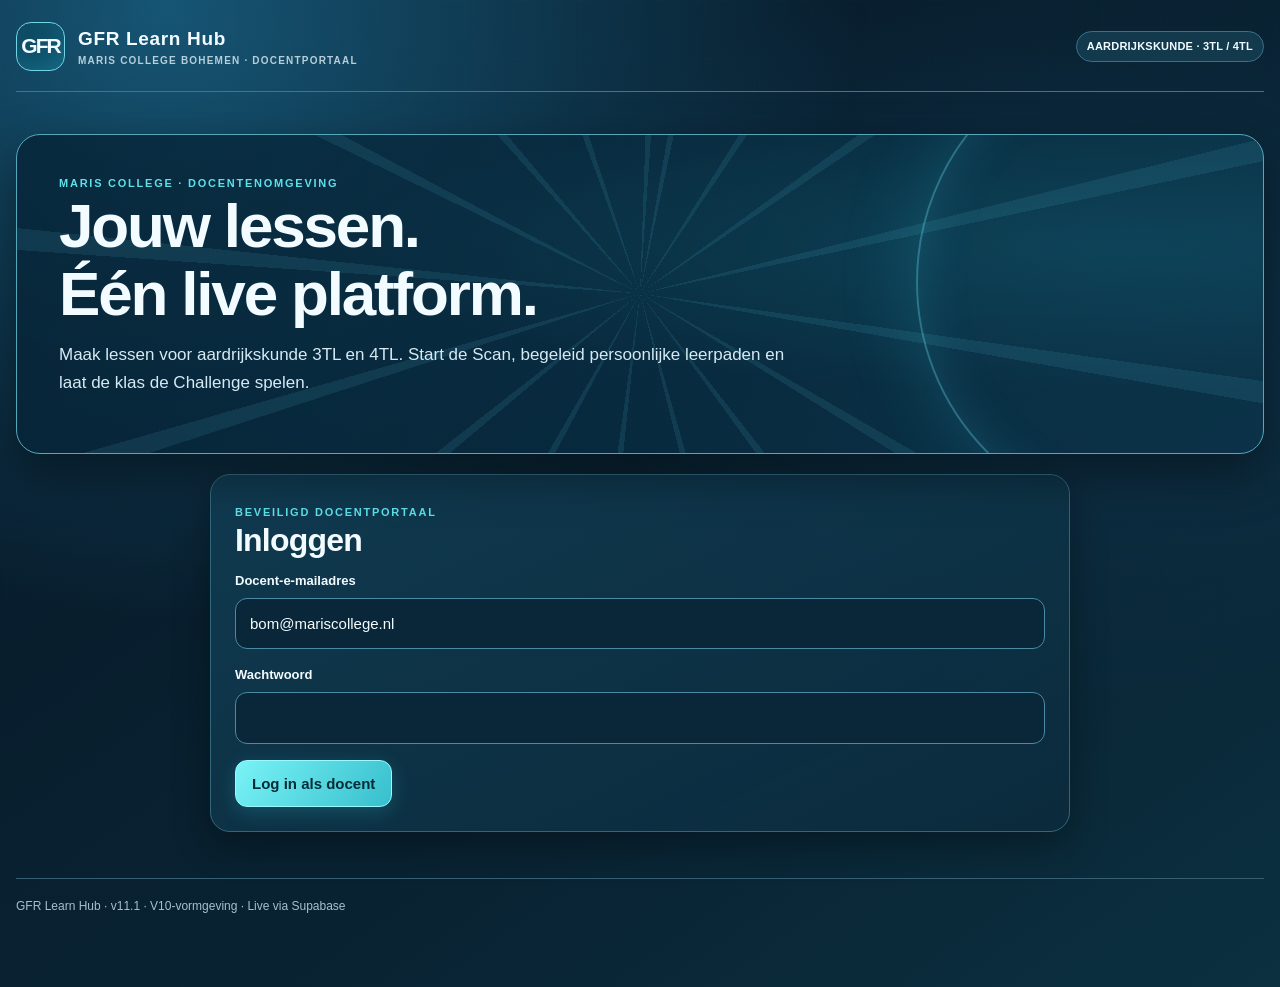
<file: gfr-learn-hub/docent.html>
<!doctype html><html lang="nl"><head><meta charset="utf-8"><meta name="viewport" content="width=device-width,initial-scale=1"><meta name="theme-color" content="#071827"><title>GFR Learn Hub · Docent</title><link rel="stylesheet" href="assets/style.css"><script defer src="assets/common.js"></script><script defer src="assets/docent.js"></script></head><body><div id="app"><div class="container"><header class="topbar"><span class="brand"><span class="logo">GFR</span><span class="brandtext"><b>GFR Learn Hub</b><small>DOCENTPORTAAL · 3TL &amp; 4TL</small></span></span></header><section class="panel narrow" style="margin-top:35px"><h2>⚡ Docentportaal openen</h2><p>De docentomgeving wordt geladen. Als dit bericht blijft staan, controleer je internetverbinding.</p></section></div></div><noscript>Schakel JavaScript in om GFR Learn Hub te gebruiken.</noscript></body></html>
</file>
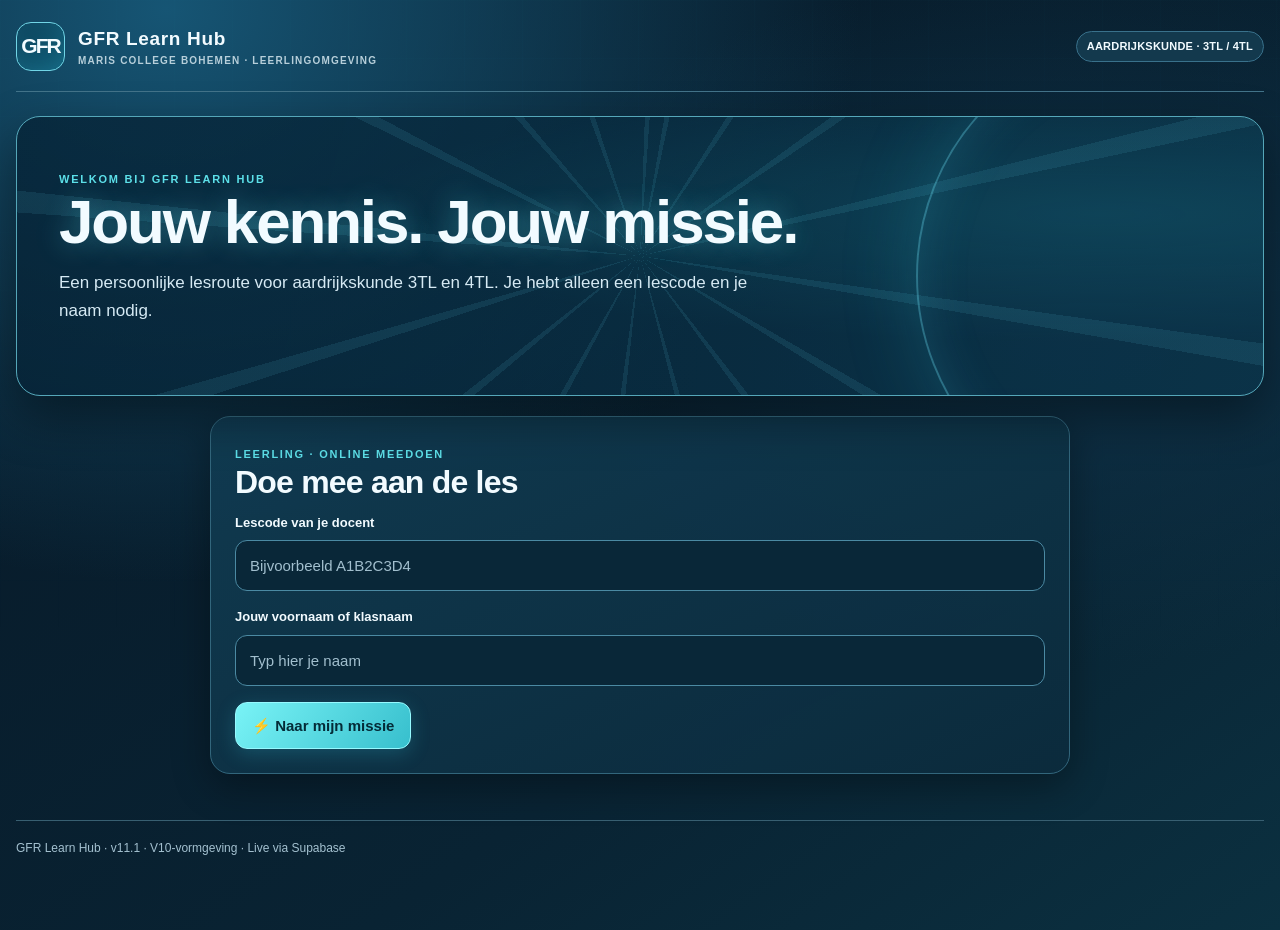
<file: gfr-learn-hub/leerling.html>
<!doctype html><html lang="nl"><head><meta charset="utf-8"><meta name="viewport" content="width=device-width,initial-scale=1"><meta name="theme-color" content="#071827"><title>GFR Learn Hub · Leerling</title><link rel="stylesheet" href="assets/style.css"><script defer src="assets/common.js"></script><script defer src="assets/leerling.js"></script></head><body><div id="app"><div class="container"><header class="topbar"><span class="brand"><span class="logo">GFR</span><span class="brandtext"><b>GFR Learn Hub</b><small>LEERLINGOMGEVING · 3TL &amp; 4TL</small></span></span></header><section class="panel narrow" style="margin-top:35px"><h2>⚡ Leeromgeving openen</h2><p>De leerlingomgeving wordt geladen. Als dit bericht blijft staan, controleer je internetverbinding.</p></section></div></div><noscript>Schakel JavaScript in om GFR Learn Hub te gebruiken.</noscript></body></html>
</file>
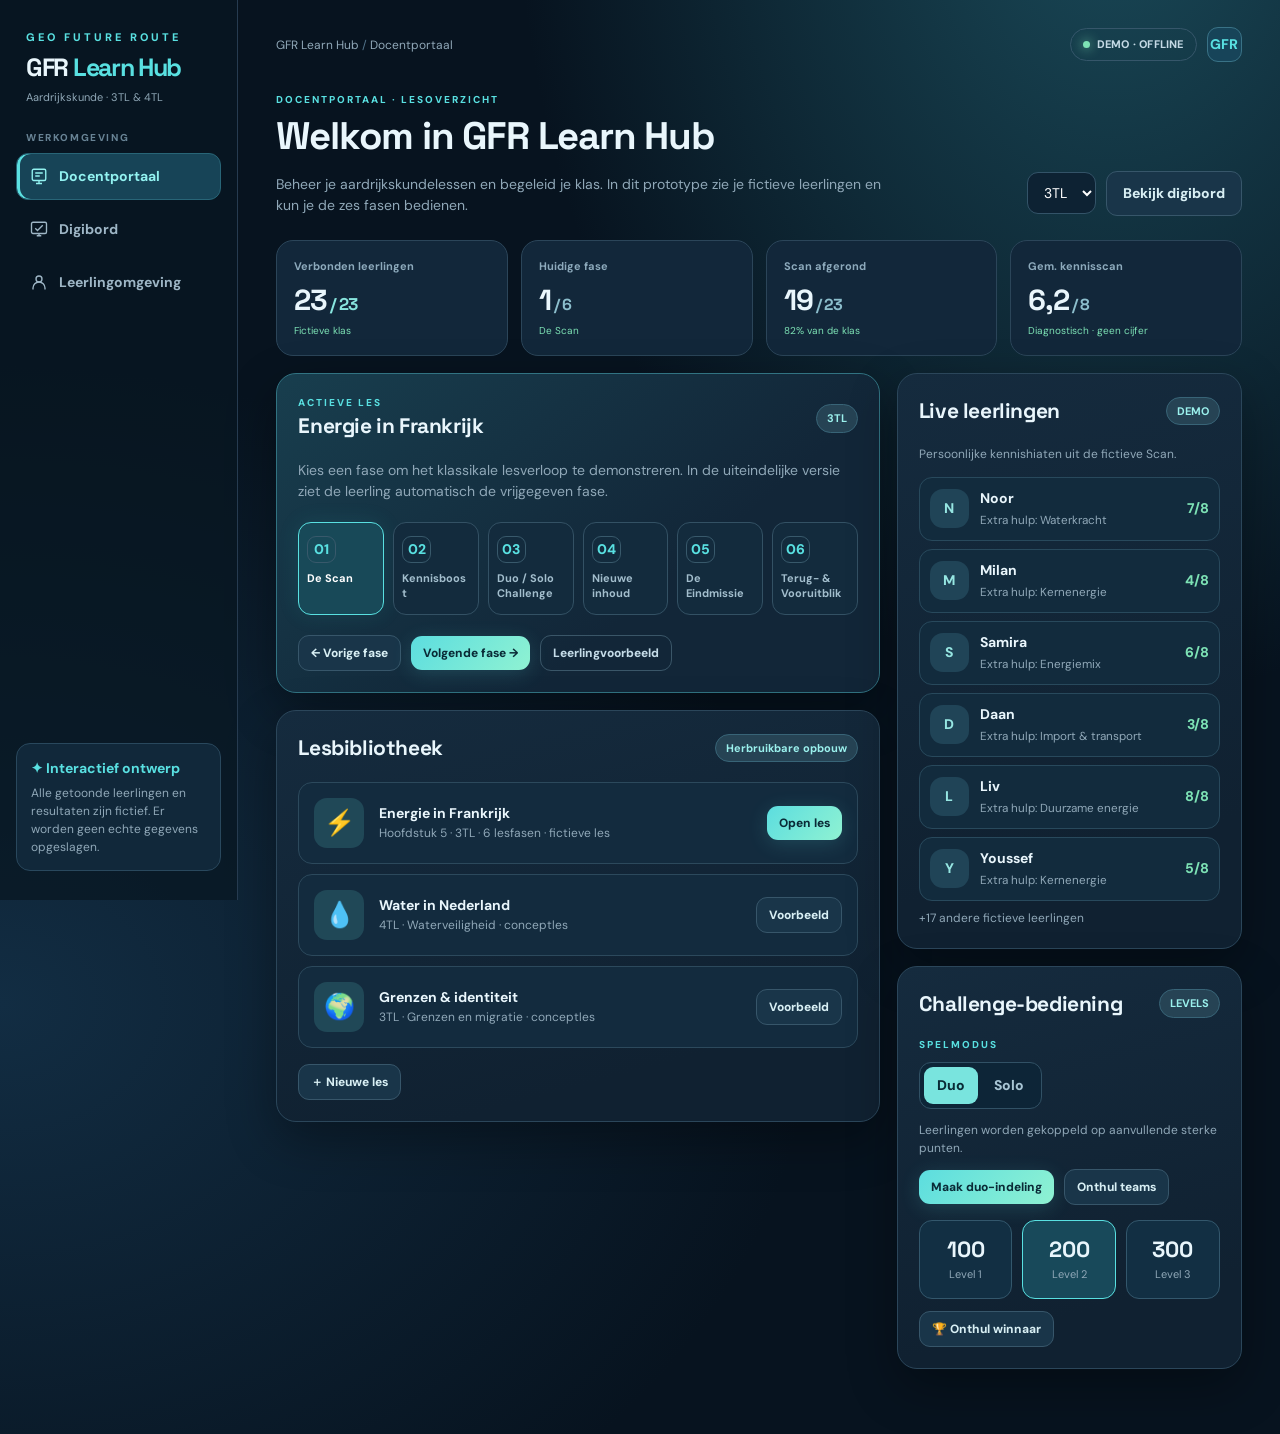
<file: prototype/gfr-learn-hub.html>
<!doctype html>
<html lang="nl"><head><meta charset="utf-8"><meta name="viewport" content="width=device-width,initial-scale=1"><title>GFR Learn Hub — Interactief prototype</title>
<style>
@import url('https://fonts.googleapis.com/css2?family=DM+Sans:wght@400;500;600;700;800&family=Space+Grotesk:wght@500;600;700&display=swap');
:root{--bg:#07131f;--panel:#102132;--p2:#142a3e;--edge:#2a4054;--light:#e9f6fc;--muted:#90a8b8;--aqua:#59e0e1;--mint:#7de2b5;--amber:#ffcc72;--violet:#b6a3ff;--red:#ff9b9c;--shadow:0 18px 50px #0005}*{box-sizing:border-box}body{margin:0;font:14px/1.5 'DM Sans',Arial,sans-serif;background:radial-gradient(ellipse at 87% -10%,#1a4a59 0,transparent 38%),radial-gradient(ellipse at 0 70%,#122d43 0,transparent 45%),var(--bg);color:var(--light);min-height:100vh}button,input,select,textarea{font:inherit}button{cursor:pointer}button:disabled{opacity:.4;cursor:not-allowed}h1,h2,h3,h4,p{margin:0}h1,h2,h3{font-family:'Space Grotesk',sans-serif}h1{font-size:clamp(24px,3vw,40px);letter-spacing:-1.2px}h2{font-size:21px;letter-spacing:-.4px}h3{font-size:16px}p{color:var(--muted)}.app{max-width:1550px;margin:0 auto;min-height:100vh;display:grid;grid-template-columns:238px minmax(0,1fr)}aside{background:#091723bd;border-right:1px solid #263b50;padding:29px 16px;display:flex;flex-direction:column;gap:24px;position:sticky;top:0;height:100vh;overflow-y:auto}.logo{padding:0 10px}.logo .mark{color:var(--aqua);font-weight:800;letter-spacing:3px;font-size:11px}.logo h2{font-size:25px;letter-spacing:-1.3px;margin-top:3px}.logo small{display:block;color:var(--muted);font-size:11px;margin-top:3px}.navtitle{color:#688395;text-transform:uppercase;letter-spacing:1.6px;font-size:10px;font-weight:800;margin:0 10px 8px}.nav{display:grid;gap:6px}.nav button,.sidebottom button{border:1px solid transparent;background:transparent;color:#9eb6c6;text-align:left;border-radius:12px;padding:12px 13px;display:flex;align-items:center;gap:11px;font-weight:700}.nav button svg{width:18px;height:18px}.nav button.active{background:#174457;color:#92f2f0;border-color:#286577;box-shadow:inset 3px 0 #5be0e1}.nav button:hover{background:#173349;color:white}.sidebottom{margin-top:auto}.miniNotice{background:#11283a;border:1px solid #29485d;border-radius:14px;padding:14px}.miniNotice b{color:var(--aqua);display:block;margin-bottom:5px}.miniNotice p{font-size:12px}.main{min-width:0;padding:27px clamp(16px,3vw,45px) 65px}.top{display:flex;gap:12px;align-items:center;justify-content:space-between;margin-bottom:30px}.crumb{font-size:12px;color:var(--muted)}.topR{display:flex;align-items:center;gap:10px}.pill{display:inline-flex;align-items:center;gap:7px;border:1px solid #36566a;border-radius:99px;padding:7px 12px;color:#c4d9e5;font-size:11px;font-weight:800;letter-spacing:.2px}.dot{height:7px;width:7px;background:var(--mint);border-radius:50%;box-shadow:0 0 12px var(--mint)}.avatar{height:35px;width:35px;display:grid;place-items:center;border:1px solid #397286;border-radius:11px;background:#174459;font-weight:800;color:var(--aqua)}.eyebrow{color:var(--aqua);text-transform:uppercase;font-weight:800;letter-spacing:2px;font-size:10px}.intro{display:flex;justify-content:space-between;align-items:end;gap:16px;margin-bottom:24px}.intro p{max-width:630px;margin-top:9px}.btn{background:linear-gradient(130deg,#5cdddf,#8ff2d2);border:0;color:#0a2b37;font-weight:800;padding:11px 16px;border-radius:11px;box-shadow:0 4px 20px #5de4e529;white-space:nowrap}.btn:hover{filter:brightness(1.07);transform:translateY(-1px)}.btn.secondary{background:#193549;color:#d8eff4;border:1px solid #37566a;box-shadow:none}.btn.ghost{background:transparent;border:1px solid #3a5668;box-shadow:none;color:#c5dce8}.btn.danger{background:#552c36;color:#ffd8dc}.btn.sm{padding:8px 12px;font-size:12px}.btn:focus-visible,.nav button:focus-visible,.phase:focus-visible,.choice:focus-visible{outline:3px solid #fff;outline-offset:2px}.cols{display:grid;grid-template-columns:minmax(0,1.75fr) minmax(260px,1fr);gap:17px}.card{background:linear-gradient(165deg,#152b3e,#102131 80%);border:1px solid #2b465a;border-radius:20px;padding:21px;box-shadow:var(--shadow)}.card.highlight{background:linear-gradient(140deg,#183e4e,#122638 65%);border-color:#317382}.cardhead{display:flex;align-items:center;justify-content:space-between;gap:12px;margin-bottom:18px}.muted{color:var(--muted)}.small{font-size:12px}.kpis{display:grid;grid-template-columns:repeat(4,minmax(0,1fr));gap:13px;margin-bottom:17px}.kpi{background:#12273a;border:1px solid #2b4559;border-radius:17px;padding:17px}.kpi label{color:#8daabc;display:block;font-size:11px;font-weight:700;margin-bottom:7px}.kpi strong{font:700 29px 'Space Grotesk';letter-spacing:-1px}.kpi small{display:block;color:var(--mint);font-size:10px;margin-top:5px}.phasebar{display:grid;grid-template-columns:repeat(6,minmax(0,1fr));gap:9px;margin-top:20px}.phase{background:#132b3d;border:1px solid #335164;border-radius:13px;padding:13px 8px;display:flex;flex-direction:column;gap:8px;text-align:left;color:#a3becd;min-width:0;transition:.18s}.phase.active{border-color:var(--aqua);background:#184958;color:white;box-shadow:0 0 22px #29cecc1c}.phase.done{border-color:#437c71}.phase .num{border:1px solid #38596b;border-radius:9px;width:29px;height:27px;display:grid;place-items:center;color:var(--aqua);font-weight:800}.phase b{font-size:11px;line-height:1.4;overflow-wrap:anywhere}.progress{height:8px;border-radius:20px;background:#294458;overflow:hidden}.progress>span{height:100%;display:block;background:linear-gradient(90deg,#39c7d2,#77e4b8);border-radius:20px;transition:width .4s}.student{display:grid;grid-template-columns:40px 1fr auto;align-items:center;gap:10px;padding:10px;border-radius:13px;border:1px solid #28495c;background:#122b3d;margin:8px 0}.student .monogram{height:39px;width:39px;border-radius:13px;background:#204457;display:grid;place-items:center;color:#96e6e2;font-weight:800}.student strong{display:block}.student small{color:var(--muted)}.student .num{color:var(--mint);font-weight:800}.bodygrid{display:grid;grid-template-columns:1fr 1fr;gap:17px;margin-top:17px}.tag{display:inline-block;padding:5px 10px;border-radius:99px;background:#264354;color:#9bf1ed;border:1px solid #386477;font-size:11px;font-weight:700}.flex{display:flex;align-items:center;gap:10px;flex-wrap:wrap}.space{display:flex;justify-content:space-between;align-items:center;gap:12px}.form{background:#0d2233;border:1px solid #335368;border-radius:11px;color:#fff;padding:10px 12px;min-width:0;outline:none}.form:focus{border-color:var(--aqua)}select.form{cursor:pointer}.preview{border-radius:16px;border:1px solid #387489;background:linear-gradient(125deg,#123448,#183d4e);padding:27px;min-height:190px;display:flex;flex-direction:column;justify-content:center;gap:10px}.bigtime{font:700 clamp(48px,6vw,85px)/1 'Space Grotesk';letter-spacing:-4px;text-align:center}.bigtitle{font-size:clamp(22px,3vw,40px);text-align:center}.board{display:grid;grid-template-columns:1.5fr .85fr;gap:17px}.board .big{grid-row:span 2}.boardTile{background:linear-gradient(145deg,#17374b,#102738);border:1px solid #31566d;border-radius:18px;padding:20px}.boardTile.light{background:linear-gradient(135deg,#225666,#154052);border-color:#357b86}.boardTile .value{font:700 39px 'Space Grotesk'}.clock{font:700 58px 'Space Grotesk';letter-spacing:-2px}.gamegrid{display:grid;grid-template-columns:repeat(3,1fr);gap:10px}.level{background:#122f43;border:1px solid #33576c;border-radius:13px;padding:14px;text-align:center}.level.current{border-color:var(--aqua);background:#18495a}.level strong{display:block;font:700 22px 'Space Grotesk'}.level span{color:var(--muted);font-size:11px}.toggle{display:inline-flex;gap:3px;background:#0d2537;padding:4px;border:1px solid #315165;border-radius:12px}.toggle button{border:0;border-radius:9px;padding:8px 13px;color:#a8c5d4;background:transparent;font-weight:800}.toggle button.sel{color:#092b36;background:#79e4de}.choice{display:block;width:100%;padding:14px 16px;margin:10px 0;text-align:left;border-radius:12px;background:#15384b;border:1px solid #365c70;color:#e8f7fa;transition:.15s}.choice:hover{border-color:#62e3e0;background:#1b4859}.choice.chosen{border-color:#66e2df;background:#1b5262}.correct{color:var(--mint)}.wrong{color:var(--red)}.lessonList{display:grid;gap:10px}.lessonRow{display:grid;grid-template-columns:50px minmax(0,1fr) auto;align-items:center;gap:15px;background:#132b3e;border:1px solid #2c495c;border-radius:14px;padding:15px}.lessonIcon{width:50px;height:50px;border-radius:13px;background:#204857;color:var(--aqua);font-size:25px;display:grid;place-items:center}.lessonRow p{font-size:12px}.learningTag{font-size:10px;color:#bcd6e2}.feedback{border:1px solid #317b69;background:#143f3b;border-radius:14px;padding:15px;margin-top:14px;color:#d5fdf0}.feedback.bad{border-color:#815a53;background:#3d3035}.hidden{display:none!important}.join{max-width:640px;margin:25px auto;text-align:center}.center{text-align:center}.toast{position:fixed;right:24px;bottom:21px;background:#143e4b;border:1px solid #4cdac7;color:#e8fffb;padding:12px 16px;box-shadow:var(--shadow);border-radius:13px;z-index:5;max-width:330px}.mobileTop{display:none}.spark{color:var(--amber)}@media(max-width:1020px){.app{grid-template-columns:78px minmax(0,1fr)}aside{padding:25px 8px}.logo{padding:0 4px}.logo h2{font-size:14px}.logo .mark{letter-spacing:1px}.logo small,.navtitle,.nav button span,.miniNotice,.sidebottom{display:none}.nav button{justify-content:center;padding:12px}.cols,.board{grid-template-columns:1fr}.board .big{grid-row:auto}.kpis{grid-template-columns:repeat(2,1fr)}}@media(max-width:650px){.app{display:block}aside{position:static;height:auto;flex-direction:row;padding:12px 14px;align-items:center;justify-content:space-between;gap:12px}.logo h2{font-size:16px}.nav{display:flex;gap:4px}.nav button{padding:9px}.nav button svg{width:18px}.main{padding:17px 13px 70px}.top{margin-bottom:22px}.topR .pill{display:none}.phasebar{grid-template-columns:repeat(3,minmax(0,1fr))}.bodygrid,.gamegrid{grid-template-columns:1fr}.intro{align-items:start;flex-direction:column}.boardTile .value{font-size:30px}.lessonRow{grid-template-columns:40px 1fr}.lessonRow .btn{grid-column:2;justify-self:start}.card{padding:16px}.kpis{gap:8px}.kpi{padding:12px}}
</style></head><body>
<div class="app"><aside><div class="logo"><div class="mark">GEO FUTURE ROUTE</div><h2>GFR <span style="color:var(--aqua)">Learn Hub</span></h2><small>Aardrijkskunde · 3TL & 4TL</small></div><div><div class="navtitle">WERKOMGEVING</div><div class="nav"><button id="nav-teacher" onclick="setView('teacher')"><svg viewBox="0 0 24 24" fill="none" stroke="currentColor" stroke-width="1.8"><rect x="3" y="3" width="18" height="15" rx="2"/><path d="M8 22h8M12 18v4M7 8h10M7 12h6"/></svg><span>Docentportaal</span></button><button id="nav-board" onclick="setView('board')"><svg viewBox="0 0 24 24" fill="none" stroke="currentColor" stroke-width="1.8"><rect x="2" y="3" width="20" height="15" rx="2"/><path d="m7 11 3 3 7-7M9 21h6M12 18v3"/></svg><span>Digibord</span></button><button id="nav-student" onclick="setView('student')"><svg viewBox="0 0 24 24" fill="none" stroke="currentColor" stroke-width="1.8"><circle cx="12" cy="8" r="4"/><path d="M4 22v-2a8 8 0 0 1 16 0v2"/></svg><span>Leerlingomgeving</span></button></div></div><div class="sidebottom"><div class="miniNotice"><b>✦ Interactief ontwerp</b><p>Alle getoonde leerlingen en resultaten zijn fictief. Er worden geen echte gegevens opgeslagen.</p></div></div></aside>
<main class="main"><div class="top"><div class="crumb">GFR Learn Hub <span style="color:#53758c"> / </span><span id="breadcrumb">Docentportaal</span></div><div class="topR"><span class="pill"><span class="dot"></span> DEMO · OFFLINE</span><div class="avatar">GFR</div></div></div><div id="screen"></div></main></div><div id="toast" class="toast hidden" role="status"></div>
<script>
const phases=[{name:'De Scan',sub:'Wat weet je al?',icon:'◎',duration:6},{name:'Kennisboost',sub:'Jouw leerroute',icon:'✦',duration:8},{name:'Duo / Solo Challenge',sub:'Spelend leren',icon:'⚡',duration:12},{name:'Nieuwe inhoud',sub:'Ontdek iets nieuws',icon:'◈',duration:8},{name:'De Eindmissie',sub:'Laat zien wat je kunt',icon:'◆',duration:7},{name:'Terug- & Vooruitblik',sub:'Reflecteer en kies',icon:'↗',duration:4}];
const pupils=[{name:'Noor',score:7,topic:'Waterkracht',progress:100},{name:'Milan',score:4,topic:'Kernenergie',progress:75},{name:'Samira',score:6,topic:'Energiemix',progress:85},{name:'Daan',score:3,topic:'Import & transport',progress:55},{name:'Liv',score:8,topic:'Duurzame energie',progress:100},{name:'Youssef',score:5,topic:'Kernenergie',progress:70}];
const classes=['3TL','4TL'];const state={view:'teacher',klas:'3TL',phase:0,mode:'duo',teamsMade:false,teamsPublished:false,winner:false,studentPhase:0,studentQuestion:0,answers:{},picked:null,boostStep:0,missionStep:0,joined:false,studentName:'',lesson:'Energie in Frankrijk',clock:420,clockRunning:false,score:0,minutes:12,teacherTab:'live'};
const questions=[{q:'Waarom kan Frankrijk veel kernenergie gebruiken en toch energiebronnen importeren?',a:['Elektriciteit opwekken is iets anders dan de brandstof zelf bezitten.','Frankrijk maakt geen elektriciteit.','Kerncentrales werken zonder uranium.'],ok:0,topic:'Energiemix',why:'Frankrijk wekt elektriciteit op met kerncentrales, maar moet uranium vaak uit andere landen halen.'},{q:'Wat gebeurt er eerst in een kerncentrale?',a:['Een turbine maakt uranium.','Kernsplijting maakt warmte.','De koeltoren maakt elektriciteit.'],ok:1,topic:'Kernenergie',why:'Kernsplijting levert warmte. Daarmee ontstaat stoom, die een turbine aandrijft.'},{q:'Waarom is hoogteverschil gunstig voor waterkracht?',a:['Water kan met kracht naar beneden stromen.','Het water wordt er zout van.','De rivier stroomt altijd omhoog.'],ok:0,topic:'Waterkracht',why:'Het dalende water kan een turbine laten draaien, die via een generator stroom opwekt.'},{q:'Welke bronnen zijn hernieuwbaar?',a:['Aardgas, steenkool en uranium.','Wind, zon en waterkracht.','Olie, kernenergie en gas.'],ok:1,topic:'Duurzame energie',why:'Wind, zon en stromend water worden door natuurlijke processen aangevuld.'}];
const tasks=['Teken in 30 seconden de energieketen van een kerncentrale.','Leg aan een klasgenoot uit waarom Frankrijk uranium importeert.','Verzin een nieuwe vraag over waterkracht voor een ander duo.','Noem twee voordelen én één nadeel van kernenergie.','Bedenk hoe een Franse stad een stroomstoring kan voorkomen.','Schrijf één goede vraag die de docent in de volgende les kan gebruiken.'];
const el=id=>document.getElementById(id),safe=s=>String(s).replace(/[&<>"']/g,c=>({'&':'&amp;','<':'&lt;','>':'&gt;','"':'&quot;',"'":'&#39;'}[c]));const btn=(label,fn,extra='')=>`<button class="btn ${extra}" onclick="${fn}">${label}</button>`;const panel=(s,cls='')=>`<section class="card ${cls}">${s}</section>`;
function toast(msg){const t=el('toast');t.textContent=msg;t.classList.remove('hidden');clearTimeout(window.tt);window.tt=setTimeout(()=>t.classList.add('hidden'),2800)}
function setView(v){state.view=v;window.location.hash=v;render()}function setClass(v){state.klas=v;toast('Demo-klas gewijzigd naar '+v);render()}
function setPhase(i){state.phase=Math.max(0,Math.min(5,i));state.studentPhase=state.phase;state.studentQuestion=0;state.picked=null;state.boostStep=0;state.missionStep=0;render();toast('De les staat nu op: '+phases[state.phase].name)}
function phaseButtons(){return `<div class="phasebar">${phases.map((p,i)=>`<button class="phase ${i===state.phase?'active':i<state.phase?'done':''}" onclick="setPhase(${i})"><span class="num">${i<state.phase?'✓':String(i+1).padStart(2,'0')}</span><b>${p.name}</b></button>`).join('')}</div>`}
function lessonRows(){return `<div class="lessonList"><div class="lessonRow"><div class="lessonIcon">⚡</div><div><b>Energie in Frankrijk</b><p>Hoofdstuk 5 · ${state.klas} · 6 lesfasen · fictieve les</p></div>${btn('Open les','state.teacherTab="live";render()','sm')}</div><div class="lessonRow"><div class="lessonIcon">💧</div><div><b>Water in Nederland</b><p>4TL · Waterveiligheid · conceptles</p></div>${btn('Voorbeeld','toast("Deze les is een placeholder in het prototype")','secondary sm')}</div><div class="lessonRow"><div class="lessonIcon">🌍</div><div><b>Grenzen & identiteit</b><p>3TL · Grenzen en migratie · conceptles</p></div>${btn('Voorbeeld','toast("Deze les is een placeholder in het prototype")','secondary sm')}</div></div>`}
function teacher(){return `<div class="intro"><div><div class="eyebrow">DOCENTPORTAAL · LESOVERZICHT</div><h1>Welkom in GFR Learn Hub</h1><p>Beheer je aardrijkskundelessen en begeleid je klas. In dit prototype zie je fictieve leerlingen en kun je de zes fasen bedienen.</p></div><div class="flex"><select class="form" aria-label="Kies klas" onchange="setClass(this.value)">${classes.map(c=>`<option ${c===state.klas?'selected':''}>${c}</option>`).join('')}</select>${btn('Bekijk digibord','setView("board")','secondary')}</div></div><div class="kpis"><div class="kpi"><label>Verbonden leerlingen</label><strong>23<span style="font-size:17px;color:#88e5de"> / 23</span></strong><small>Fictieve klas</small></div><div class="kpi"><label>Huidige fase</label><strong>${state.phase+1}<span style="font-size:16px;color:#8cbecc"> / 6</span></strong><small>${phases[state.phase].name}</small></div><div class="kpi"><label>Scan afgerond</label><strong>19<span style="font-size:16px;color:#8cbecc"> / 23</span></strong><small>82% van de klas</small></div><div class="kpi"><label>Gem. kennisscan</label><strong>6,2<span style="font-size:16px;color:#8cbecc"> / 8</span></strong><small>Diagnostisch · geen cijfer</small></div></div><div class="cols"><div>${panel(`<div class="cardhead"><div><div class="eyebrow">ACTIEVE LES</div><h2>Energie in Frankrijk</h2></div><span class="tag">${state.klas}</span></div><p>Kies een fase om het klassikale lesverloop te demonstreren. In de uiteindelijke versie ziet de leerling automatisch de vrijgegeven fase.</p>${phaseButtons()}<div class="flex" style="margin-top:20px">${btn('← Vorige fase','setPhase(state.phase-1)','secondary sm')}${btn('Volgende fase →','setPhase(state.phase+1)','sm')}${btn('Leerlingvoorbeeld','setView("student")','ghost sm')}</div>`,'highlight')}<div style="height:17px"></div>${panel(`<div class="cardhead"><h2>Lesbibliotheek</h2><span class="tag">Herbruikbare opbouw</span></div>${lessonRows()}<div class="flex" style="margin-top:16px">${btn('＋ Nieuwe les','toast("In het uiteindelijke platform maakt de AK Lesbouwer hier een nieuwe les")','secondary sm')}</div>`)}</div><div>${panel(`<div class="cardhead"><h2>Live leerlingen</h2><span class="tag">DEMO</span></div><p class="small">Persoonlijke kennishiaten uit de fictieve Scan.</p><div style="margin-top:14px">${pupils.map(s=>`<div class="student"><div class="monogram">${safe(s.name[0])}</div><div><strong>${safe(s.name)}</strong><small>Extra hulp: ${safe(s.topic)}</small></div><span class="num">${s.score}/8</span></div>`).join('')}</div><p class="small">+17 andere fictieve leerlingen</p>`) }<div style="height:17px"></div>${panel(`<div class="cardhead"><h2>Challenge-bediening</h2><span class="tag">LEVELS</span></div><div class="eyebrow" style="margin-bottom:10px">SPELMODUS</div><div class="toggle"><button class="${state.mode==='duo'?'sel':''}" onclick="state.mode='duo';render()">Duo</button><button class="${state.mode==='solo'?'sel':''}" onclick="state.mode='solo';render()">Solo</button></div><p class="small" style="margin:12px 0">${state.mode==='duo'?'Leerlingen worden gekoppeld op aanvullende sterke punten.':'Iedere leerling speelt individueel.'}</p><div class="flex">${btn(state.teamsMade?'Maak indeling opnieuw':'Maak duo-indeling','state.teamsMade=true;render();toast("Fictieve duo-indeling gemaakt")','sm')}${btn(state.teamsPublished?'Teams zichtbaar ✓':'Onthul teams','state.teamsPublished=true;render()','secondary sm')}</div>${state.teamsMade?`<div style="margin-top:12px" class="small muted">Team 1: Noor + Milan<br>Team 2: Samira + Daan<br>Team 3: Liv + Youssef<br>… 7 overige duo's en 1 drietal</div>`:''}<div class="gamegrid" style="margin-top:15px"><div class="level"><strong>100</strong><span>Level 1</span></div><div class="level current"><strong>200</strong><span>Level 2</span></div><div class="level"><strong>300</strong><span>Level 3</span></div></div><div class="flex" style="margin-top:12px">${btn(state.winner?'Winnaar onthuld':'🏆 Onthul winnaar','state.winner=true;render()','secondary sm')}</div>${state.winner?'<div class="feedback">🏆 Demo-winnaar: Team 1 — 1.840 punten!</div>':''}`) }</div></div>`}
function board(){return `<div class="intro"><div><div class="eyebrow">DIGIBORD · PRESENTATIEWEERGAVE</div><h1>Jouw les, centraal op het bord</h1><p>Bedien de les voor de hele klas. De docent bepaalt wanneer de volgende fase zichtbaar wordt.</p></div><div class="flex">${btn('⛶ Volledig scherm','document.documentElement.requestFullscreen?.()','secondary')}${btn('Naar docentportaal','setView("teacher")','ghost')}</div></div><div class="board"><div class="boardTile big light"><div class="space"><span class="eyebrow">NU AAN HET WERK · ${state.klas}</span><span class="tag">FASE ${state.phase+1} / 6</span></div><div class="preview" style="margin-top:18px;min-height:260px"><div class="center"><div style="font-size:47px;color:var(--aqua);margin-bottom:8px">${phases[state.phase].icon}</div><div class="eyebrow">ENERGIE IN FRANKRIJK</div></div><h1 class="bigtitle">${phases[state.phase].name}</h1><p class="center">${phases[state.phase].sub}</p><div class="flex" style="justify-content:center;margin-top:10px"><span class="tag">23 leerlingen</span><span class="tag">${state.klas}</span></div></div><div class="flex" style="margin-top:16px">${btn('← Vorige','setPhase(state.phase-1)','secondary sm')}${btn('Volgende fase →','setPhase(state.phase+1)','sm')}</div></div><div class="boardTile"><div class="space"><h3>Lesklok</h3><span class="tag">HANDMATIGE DEMO</span></div><div class="clock center" id="clock" style="margin:20px 0">${fmt(state.clock)}</div><div class="flex" style="justify-content:center">${btn(state.clockRunning?'⏸ Pauze':'▶ Start','state.clockRunning=!state.clockRunning;render()','sm')}${btn('↻ Reset','state.clock=420;state.clockRunning=false;render()','secondary sm')}</div><div class="flex" style="justify-content:center;margin-top:12px">${btn('−1 min','state.clock=Math.max(0,state.clock-60);render()','ghost sm')}${btn('+1 min','state.clock+=60;render()','ghost sm')}</div></div><div class="boardTile"><h3>Lesvoortgang</h3><p class="small" style="margin:6px 0 16px">Fictieve actuele voortgang</p><div class="progress"><span style="width:${Math.round((state.phase+1)/6*100)}%"></span></div><div class="space" style="margin-top:11px"><span class="small muted">Lesfase ${state.phase+1} van 6</span><b>${Math.round((state.phase+1)/6*100)}%</b></div><div class="space" style="margin-top:17px"><span class="small muted">Leerlingen verbonden</span><strong>23 / 23</strong></div></div></div><div class="bodygrid"><div class="card"><div class="cardhead"><h2>Opdracht voor de klas</h2><span class="tag">Projectie</span></div><p style="color:#e5f6fb;font-size:17px">${['Maak de Scan zelfstandig. Kies het antwoord dat jij het beste vindt.','Lees je persoonlijke uitleg en beantwoord de oefenvraag.','Overleg met je duo of speel solo. Verzamel samen punten!','Bekijk de nieuwe bron en ontdek wat dit betekent voor Frankrijk.','Voltooi je eindmissie zelfstandig en laat zien wat je hebt geleerd.','Wat heb je geleerd? Wat blijft lastig? Kies je volgende lesstart.'][state.phase]}</p></div><div class="card"><div class="cardhead"><h2>Klaar? Extra uitdaging</h2><span class="tag">WACHTTAAK</span></div><p style="color:#d9f5f0">${tasks[state.phase]}</p></div></div>`}
function fmt(sec){let m=Math.floor(sec/60),s=sec%60;return String(m).padStart(2,'0')+':'+String(s).padStart(2,'0')}
function answer(i){const q=questions[state.studentQuestion%questions.length];state.answers['scan'+state.studentQuestion]=i;state.picked=i;render();}
function nextQuestion(){state.studentQuestion=(state.studentQuestion+1)%questions.length;state.picked=state.answers['scan'+state.studentQuestion]??null;render()}
function changeStudentPhase(i){state.studentPhase=i;state.studentQuestion=0;state.picked=null;render()}
function studentContent(){const i=state.studentPhase;let s='';if(i===0){let q=questions[state.studentQuestion%questions.length];let picked=state.picked; s=`<div class="eyebrow">DIAGNOSTISCHE SCAN · VRAAG ${state.studentQuestion+1} / ${questions.length}</div><h2 style="margin:12px 0">${q.q}</h2><p class="small">Je krijgt nog geen cijfer. We gebruiken je antwoorden om de Kennisboost op maat te maken.</p><div style="margin-top:19px">${q.a.map((a,j)=>`<button class="choice ${picked===j?'chosen':''}" onclick="answer(${j})"><span style="color:var(--aqua);font-weight:800;margin-right:11px">${'ABC'[j]}</span>${a}</button>`).join('')}</div>${picked!==null?`<div class="feedback ${picked===q.ok?'':'bad'}"><b>${picked===q.ok?'✓ Goed gezien!':'✦ Hier gaan we straks mee oefenen'}</b><div style="margin-top:6px">${q.why}</div></div>`:''}<div class="space" style="margin-top:20px"><span class="small muted">${state.studentQuestion+1} van ${questions.length}</span>${btn(state.studentQuestion===questions.length-1?'Naar Kennisboost →':'Volgende vraag →',state.studentQuestion===questions.length-1?'changeStudentPhase(1)':'nextQuestion()', 'sm')}</div>`}else if(i===1){const q=questions.find(q=>state.answers['scan'+questions.indexOf(q)]!==q.ok)||questions[1];s=`<div class="eyebrow">PERSOONLIJKE LEERROUTE · OP MAAT</div><h2 style="margin:12px 0">Jouw Kennisboost: ${q.topic}</h2><p>Op basis van je Scan krijg jij extra uitleg over dit onderwerp. Andere leerlingen kunnen een andere boost krijgen.</p><div class="preview" style="min-height:130px;margin-top:18px;text-align:center"><div style="font-size:48px">${q.topic==='Kernenergie'?'⚛️':q.topic==='Waterkracht'?'💧':'🌍'}</div><h3>${q.topic}</h3><p style="color:#d6e9ef">${q.why}</p></div><h3 style="margin:20px 0 10px">Probeer nu een nieuwe vraag</h3><p style="color:#e1f1f7">Een stad heeft een waterkrachtcentrale. Welke energieomzetting vindt er plaats?</p>${['Bewegend water → turbine → generator → elektriciteit','Elektriciteit → water → uranium','Zonlicht → koeltoren → wind'].map((a,j)=>`<button class="choice ${state.boostStep===j+1?'chosen':''}" onclick="state.boostStep=${j+1};render()">${a}</button>`).join('')}${state.boostStep?`<div class="feedback ${state.boostStep===1?'':'bad'}">${state.boostStep===1?'✓ Je past het begrip goed toe!':'Nog niet helemaal. De beweging van water laat de turbine draaien; de generator maakt elektriciteit.'}</div>`:''}`}
else if(i===2){s=`<div class="eyebrow">SPEL · ${state.mode==='duo'?'DUO':'SOLO'} CHALLENGE</div><h2 style="margin:11px 0">Drie levels. Eén missie.</h2><p>Verdien punten door kennis toe te passen. In duo-modus levert goed samenwerken bonuspunten op.</p><div class="gamegrid" style="margin:18px 0"><div class="level"><strong>100</strong><span>Level 1 · Basis</span></div><div class="level current"><strong>200</strong><span>Level 2 · Toepassen</span></div><div class="level"><strong>300</strong><span>Level 3 · Expert</span></div></div><div class="card" style="background:#112c40;border-color:#43768b"><div class="space"><h3>⚡ Energiechallenge</h3><span class="tag">+200 PUNTEN</span></div><p style="margin:14px 0;color:white">Waarom heeft Frankrijk naast kerncentrales ook wind- en waterkracht nodig?</p>${['Voor een gevarieerde energievoorziening en minder afhankelijkheid van één bron.','Omdat kerncentrales alleen bij wind werken.','Omdat waterkracht uranium kan aanmaken.'].map((a,j)=>`<button class="choice ${state.picked===j?'chosen':''}" onclick="state.picked=${j};render()">${a}</button>`).join('')}${state.picked!==null?`<div class="feedback ${state.picked===0?'':'bad'}">${state.picked===0?'✓ +200 punten! Goed toegepast.':'Probeer te denken aan de voordelen van een energiemix.'}</div>`:''}</div><p style="margin-top:12px" class="small">Demo: de puntenteller en antwoorden worden hier niet naar een server verzonden.</p>`}
else if(i===3){s=`<div class="eyebrow">NIEUWE INHOUD · BRON & ONTDEKKEN</div><h2 style="margin:12px 0">Kan Frankrijk volledig duurzaam worden?</h2><p>Je hebt al kennis over de energiemix. Nu voegen we iets nieuws toe: <b style="color:white">leveringszekerheid</b>.</p><div class="preview" style="margin-top:18px;min-height:175px"><div style="font-size:44px;text-align:center">☀️ &nbsp; 🌬️ &nbsp; ⚡ &nbsp; 🔋</div><h3 class="center">Wanneer leveren zon en wind minder elektriciteit?</h3><p class="center">Energieopslag en een gevarieerde energiemix helpen stroom beschikbaar te houden.</p></div><h3 style="margin:18px 0 8px">Denkvraag</h3><p style="color:#e9f7fc">Het is een koude, windstille avond in Parijs. Welke twee oplossingen kunnen helpen om toch voldoende stroom te leveren?</p><textarea class="form" style="width:100%;min-height:85px;margin-top:12px" placeholder="Schrijf je idee op..."></textarea>${btn('Bewaar concept','toast("Demo: jouw tekst is alleen zichtbaar in deze pagina")','secondary sm')}`}
else if(i===4){s=`<div class="eyebrow">EINDMISSIE · INDIVIDUEEL</div><h2 style="margin:12px 0">De energieadviseur van Frankrijk</h2><p>Laat zien wat je hebt geleerd. Dit is jouw eigen eindmissie, ook als je eerder met een duo speelde.</p><div class="preview" style="min-height:115px;margin-top:20px"><h3>🌍 De Franse regering vraagt advies</h3><p>Ontwerp een energiemix die betrouwbaar is en tegelijk rekening houdt met klimaat en milieu.</p></div><h3 style="margin:20px 0 10px">Vraag 1 — Jouw advies</h3><p style="color:#deedf5">Noem twee energiebronnen en leg uit waarom je deze combineert.</p><textarea class="form" id="missionText" style="width:100%;min-height:120px;margin-top:12px" placeholder="Mijn advies is..."></textarea><div style="margin-top:12px">${btn('Lever je eindmissie in','toast("Demo: de eindmissie is visueel ingeleverd; niet opgeslagen")','sm')}</div>`}
else{s=`<div class="eyebrow">TERUGBLIK & VOORUITBLIK</div><h2 style="margin:12px 0">Wat neem jij mee?</h2><p>Jouw mening helpt de volgende les beter te maken.</p><h3 style="margin:20px 0 12px">Hoe goed hielp deze les jou?</h3><div class="flex">${['😕','😐','🙂','😀','🤩'].map((x,i)=>btn(x,`toast('Demo: waardering ${i+1} van 5 gekozen')`,'secondary sm')).join('')}</div><h3 style="margin:24px 0 10px">Waar wil je de volgende les mee beginnen?</h3><div class="flex">${['Bronnenquiz','Klassengesprek','Korte uitleg','Mini-game'].map(x=>btn(x,`toast('Demo: ${x} gekozen')`,'secondary sm')).join('')}</div><h3 style="margin:24px 0 10px">Wat blijft nog lastig?</h3><textarea class="form" style="width:100%;min-height:80px" placeholder="Dit wil ik nog eens oefenen..."></textarea>`}
return s}
function student(){return `<div class="intro"><div><div class="eyebrow">LEERLINGOMGEVING · ${state.klas}</div><h1>Jouw aardrijkskundemissie</h1><p>Je krijgt persoonlijke hulp waar je die nodig hebt. Eén scherm, één leerroute.</p></div><span class="pill"><span class="dot"></span> VOORBEELDLEERLING</span></div><div class="cols"><div>${panel(`<div class="space"><div><div class="eyebrow">JOUW LES VAN VANDAAG</div><h2>Energie in Frankrijk</h2></div><span class="tag">FASE ${state.studentPhase+1} / 6</span></div><div class="progress" style="margin:15px 0"><span style="width:${(state.studentPhase+1)/6*100}%"></span></div><div style="margin-top:22px">${studentContent()}</div>`,'highlight')}</div><div>${panel(`<div class="cardhead"><h2>Mijn voortgang</h2><span class="tag">${state.klas}</span></div><div class="lessonList">${phases.map((p,i)=>`<button onclick="changeStudentPhase(${i})" class="phase ${i===state.studentPhase?'active':i<state.studentPhase?'done':''}" style="display:flex;flex-direction:row;align-items:center;text-align:left;gap:11px"><span class="num">${i<state.studentPhase?'✓':i+1}</span><span style="font-size:13px;font-weight:800">${p.name}</span></button>`).join('')}</div><p class="small" style="margin-top:16px">In de echte versie geeft de docent fasen vrij. Hier mag je klikken om alle schermen te bekijken.</p>`)}<div style="height:16px"></div>${panel(`<div class="cardhead"><h3>✦ Klaar? Minichallenge</h3></div><p>${tasks[state.studentPhase]}</p><div class="flex" style="margin-top:14px">${btn('Nog een opdracht','toast("Demo: nieuwe verdiepingsopdrachten komen uit de lesbibliotheek")','secondary sm')}</div>`)}<div style="height:16px"></div>${panel(`<div class="eyebrow">INLOGGEN · CONCEPT</div><h3 style="margin:8px 0">Eenvoudig deelnemen</h3><p class="small">In de echte online versie vullen leerlingen hun naam en een lescode in. Je hoeft geen HTML te downloaden.</p><div class="flex" style="margin-top:12px"><span class="tag">LESCODE: GFR-3TL</span></div>`)}</div></div>`}
function render(){document.querySelectorAll('.nav button').forEach(b=>b.classList.toggle('active',b.id==='nav-'+state.view));el('breadcrumb').textContent={teacher:'Docentportaal',board:'Digibord',student:'Leerlingomgeving'}[state.view];el('screen').innerHTML={teacher,board,student}[state.view]();document.title='GFR Learn Hub · '+el('breadcrumb').textContent}const allowed=['teacher','board','student'];const initial=window.location.hash.slice(1);state.view=allowed.includes(initial)?initial:'teacher';window.addEventListener('hashchange',()=>{const h=location.hash.slice(1);if(allowed.includes(h)&&state.view!==h){state.view=h;render()}});setInterval(()=>{if(state.clockRunning&&state.clock>0){state.clock--;const c=el('clock');if(c)c.textContent=fmt(state.clock);if(state.clock===0){state.clockRunning=false;toast('De lestijd is voorbij')}}},1000);render();
</script></body></html>
</file>
<file: gfr-learn-hub/assets/style.css>
:root{color-scheme:dark;--bg:#071827;--bg2:#092a3a;--surface:#103347;--surface2:#16465a;--line:#32667c;--text:#f2fbff;--muted:#b7cfda;--cyan:#5de0e9;--sky:#daf9fc;--gold:#f8d578;--pink:#ff9b96;--green:#6bdbaf;--shadow:0 12px 38px #0005}
*{box-sizing:border-box}html{scroll-behavior:smooth}body{margin:0;min-height:100vh;background:radial-gradient(ellipse at 13% 1%,#165574 0,transparent 44%),radial-gradient(ellipse at 85% 34%,#0e3147 0,transparent 40%),linear-gradient(145deg,#071827,#092333 65%,#0b3040);color:var(--text);font:15px/1.55 Inter,"Segoe UI",Arial,sans-serif}
body:before{content:"";position:fixed;inset:0;pointer-events:none;opacity:.2;background-image:linear-gradient(#59c9e914 1px,transparent 1px),linear-gradient(90deg,#59c9e914 1px,transparent 1px);background-size:58px 58px;mask-image:linear-gradient(to bottom,#000,transparent 90%);z-index:-1}
a{color:var(--cyan)}button,input,select,textarea{font:inherit}button{cursor:pointer}button:disabled{cursor:not-allowed;opacity:.48}button:focus-visible,input:focus-visible,select:focus-visible,textarea:focus-visible,a:focus-visible{outline:3px solid var(--gold);outline-offset:3px}
button{border:1px solid #4d91a6;background:#15485d;color:#f1fdff;border-radius:12px;padding:11px 16px;font-weight:750;transition:background .16s,transform .16s,box-shadow .16s}
button:hover:not(:disabled){background:#1a647b;transform:translateY(-1px);box-shadow:0 8px 24px #0003}
button.primary{color:#042b37;background:linear-gradient(125deg,#79f3f6,#37bfcd);border-color:#96faff;box-shadow:0 5px 19px #34cce834}
button.primary:hover:not(:disabled){background:#a1fbff}button.ghost{background:#0c2839;border-color:#38677d}button.warn{background:#733c45;border-color:#b86666}button.small{font-size:12px;padding:8px 11px}
.container{width:min(1320px,calc(100% - 32px));margin:0 auto;padding:16px 0 54px}.narrow{width:min(860px,100%);margin:auto}
.topbar{display:flex;align-items:center;justify-content:space-between;gap:18px;min-height:76px;border-bottom:1px solid #43748a;padding-bottom:14px;flex-wrap:wrap}
.brand{display:flex;align-items:center;gap:13px;text-decoration:none;color:inherit}.logo{width:49px;height:49px;display:grid;place-items:center;flex-shrink:0;border-radius:15px;background:linear-gradient(145deg,#0c415a,#12617b);border:1px solid #71d5e6;box-shadow:inset 0 0 18px #3dbfdd1f;font-weight:900;font-size:21px;letter-spacing:-2px}.brandtext b{display:block;font-size:19px;letter-spacing:.035em}.brandtext small{display:block;color:var(--muted);letter-spacing:.12em;font-size:10px;font-weight:700}.pills{display:flex;gap:8px;flex-wrap:wrap;align-items:center}.pill{border:1px solid #39718b;background:#13394d;border-radius:100px;padding:6px 10px;font-size:11px;font-weight:750;letter-spacing:.02em}.pill.green{color:#b3ffdd;border-color:#3b9d79}.pill.gold{color:#f9e6a0;border-color:#806f3c}
.panel{background:linear-gradient(155deg,#113c52ed,#0c2b3deb);border:1px solid #32667c;border-radius:20px;padding:24px;box-shadow:var(--shadow)}.panel.light{background:linear-gradient(140deg,#e6f8fc,#c5e8f1);color:#0b3446;border-color:#c7ffff}
.panel.light p,.panel.light small{color:#2f5968}.panel+.panel{margin-top:16px}
.hero{position:relative;overflow:hidden;border-radius:24px;min-height:280px;background:linear-gradient(105deg,#062336c9,#0b344ac7),radial-gradient(ellipse at 87% 35%,#2cccdc8c,transparent 50%);border:1px solid #55a7b9;padding:40px 42px;display:flex;flex-direction:column;justify-content:center;isolation:isolate;box-shadow:0 20px 50px #0006}.hero:before{content:"";position:absolute;inset:-60%;z-index:-1;background:repeating-conic-gradient(from 10deg,#65e1fb18 0deg 2deg,transparent 2deg 22deg);animation:spin 38s linear infinite}.hero:after{content:"";position:absolute;right:-11%;top:-30%;width:480px;height:480px;border:2px solid #62d9ef60;border-radius:50%;box-shadow:0 0 80px #2ed3e62b,inset 0 0 50px #41c8e52b;z-index:-1}
.eyebrow{text-transform:uppercase;font-size:11px;color:var(--cyan);font-weight:850;letter-spacing:.16em}h1,h2,h3,p{margin-top:0}h1{font-size:clamp(32px,5vw,62px);line-height:1.1;letter-spacing:-.035em;margin-bottom:13px}h2{font-size:clamp(23px,3vw,32px);line-height:1.15;letter-spacing:-.025em;margin-bottom:12px}h3{font-size:18px;margin-bottom:10px}p{line-height:1.6}.lead{font-size:17px;color:#d6eaf4;max-width:730px}.muted{color:var(--muted)}.small{font-size:12px}.xl{font-size:36px;font-weight:850;line-height:1.2}.actions{display:flex;align-items:center;gap:10px;flex-wrap:wrap}.stack{display:grid;gap:15px}.grid{display:grid;grid-template-columns:repeat(12,minmax(0,1fr));gap:16px}.col6{grid-column:span 6}.col8{grid-column:span 8}.col4{grid-column:span 4}.col3{grid-column:span 3}.col12{grid-column:span 12}.split{display:grid;grid-template-columns:1.1fr .9fr;gap:18px}.metric{background:#0d3044;border:1px solid #2e5b70;border-radius:15px;padding:16px}.metric .value{font-size:31px;font-weight:850;color:#e7fcff}.metric small{color:#b7d2db}.course{padding:19px;border:1px solid #32667c;border-radius:16px;background:#103347}.course .level{font-size:11px;color:#91ecf4;letter-spacing:.12em;font-weight:800}.row{display:flex;align-items:center;justify-content:space-between;gap:12px;flex-wrap:wrap}.divider{height:1px;background:#335b70;margin:16px 0}.field{display:block;width:100%;border-radius:12px;border:1px solid #4b8aa3;background:#092738;color:#f5fdff;padding:13px 14px;margin:7px 0 16px;min-height:46px}.field::placeholder{color:#a2bfce}label{display:block;font-weight:700;font-size:13px}.checkbox{display:flex;gap:8px}.status{font-size:13px;color:#b7fff0;min-height:23px;margin-top:14px}.status.error{color:#ffaaa5}.status:empty{display:none}
.route{display:grid;grid-template-columns:repeat(6,minmax(0,1fr));gap:7px;margin:18px 0 24px}.routeitem{padding:12px 7px;border:1px solid #335c73;border-radius:12px;background:#103549;color:#aecbda;text-align:center;min-width:0}.routeitem b{font-size:12px;display:block;overflow-wrap:anywhere}.routeitem .n{font-size:10px;opacity:.8}.routeitem.active{background:linear-gradient(150deg,#1b6077,#17465f);color:white;border-color:#6be4ef;box-shadow:0 0 21px #42cee929}.routeitem.done{border-color:#408a83;color:#a4efca}.progress{height:9px;background:#062337;border-radius:30px;border:1px solid #315c70;overflow:hidden}.progress i{height:100%;display:block;background:linear-gradient(90deg,#21b0bf,#97f8ed);transition:width .3s}.question{background:#e9f7fa;color:#0f394c;border-radius:18px;padding:28px;border:1px solid #f7ffff}.question .eyebrow{color:#14677c}.question h2{font-size:clamp(21px,2.9vw,30px)}.choices{display:grid;gap:11px;margin-top:18px}.choice{display:flex;align-items:flex-start;gap:14px;width:100%;padding:16px;border:1px solid #6290a2;border-radius:13px;background:#f8ffff;color:#174050;text-align:left;font-size:15px;font-weight:650}.choice:hover{background:#ccf7f6!important;color:#092b37!important}.choice .letter{width:34px;height:34px;display:grid;place-items:center;background:#caeaf0;border-radius:10px;color:#164659;flex-shrink:0;font-weight:900}.choice:disabled{opacity:.72;color:#174050}.choice.correct{border:2px solid #31a783;background:#e4fff2}.choice.incorrect{border:2px solid #cb7474;background:#fff0ee}.cardline{border:1px solid #376477;background:#0d3044;border-radius:14px;padding:17px;margin:12px 0}.note{border-left:3px solid #70e9ea;background:#0d3446;padding:15px 18px;border-radius:0 12px 12px 0}.note.gold{border-left-color:#f5d482}.notice{background:#104653;border:1px solid #297b7c;border-radius:13px;padding:14px 17px;color:#cefff2}.notice.warn{background:#594036;border-color:#a36e57;color:#fff0d4}.tip{background:#102f40;border:1px solid #2a586d;border-radius:13px;padding:16px}.task{border:1px dashed #5fb0b9;background:#0e3845;border-radius:14px;padding:16px;margin-top:20px}.task h3{color:#abf9e0}.level{font-weight:900;color:#f2dfac}.levelstrip{display:flex;gap:7px;margin:10px 0}.levelstrip span{flex:1;padding:9px;background:#0c3449;border:1px solid #416b7c;border-radius:9px;text-align:center;font-size:11px}.levelstrip span.active{background:#2d7181;color:white;border-color:#b4fff9}.bonus{color:#f9e4a6;font-weight:800}.feedback{background:#e4f7fa;color:#164358;border-radius:14px;padding:17px;margin:17px 0}.feedback.good{background:#e1fae9;color:#195542}.feedback.bad{background:#fff3d8;color:#6d4621}
.tablewrap{overflow:auto}table{width:100%;border-collapse:collapse;font-size:13px}th,td{padding:10px 8px;border-bottom:1px solid #37667d;text-align:left}th{color:#b7f3fb;font-weight:800}tbody tr:hover{background:#17435a}
.scoreline{display:flex;align-items:center;gap:10px;justify-content:space-between;margin:9px 0;padding:10px 12px;background:#0c3246;border:1px solid #315c6f;border-radius:12px}.scoreline.winner{border-color:#f4d77e;background:#3d4a42}.teamlist{display:grid;grid-template-columns:repeat(auto-fit,minmax(240px,1fr));gap:12px}.teamcard{background:#0e3548;border:1px solid #3b7386;border-radius:15px;padding:15px}.teamcard select{min-height:40px;margin:5px 0}
.introIcon{font-size:76px;filter:drop-shadow(0 0 35px #4ef3ff75)}.introTitle{text-shadow:0 0 27px #5ee7f560}
.winnerGlow{animation:pulse 2.1s infinite}.footer{margin-top:46px;padding:18px 0;border-top:1px solid #385f71;font-size:12px;color:#a4c1d0}.hidden{display:none!important}
@keyframes spin{to{transform:rotate(360deg)}}@keyframes pulse{50%{filter:drop-shadow(0 0 25px #f4d77e)}}
@media(max-width:880px){.route{grid-template-columns:repeat(3,1fr)}.split{grid-template-columns:1fr}.col6,.col4,.col3,.col8{grid-column:span 12}.hero{padding:30px 22px}.container{width:min(100% - 20px,1320px)}}@media(max-width:550px){.route{grid-template-columns:repeat(2,1fr)}.panel{padding:17px}.question{padding:18px}.topbar{padding:12px 0}.brandtext b{font-size:15px}.logo{width:40px;height:40px;font-size:18px}}
@media(prefers-reduced-motion:reduce){*,*:before,*:after{animation:none!important;transition:none!important;scroll-behavior:auto!important}}
</file>
